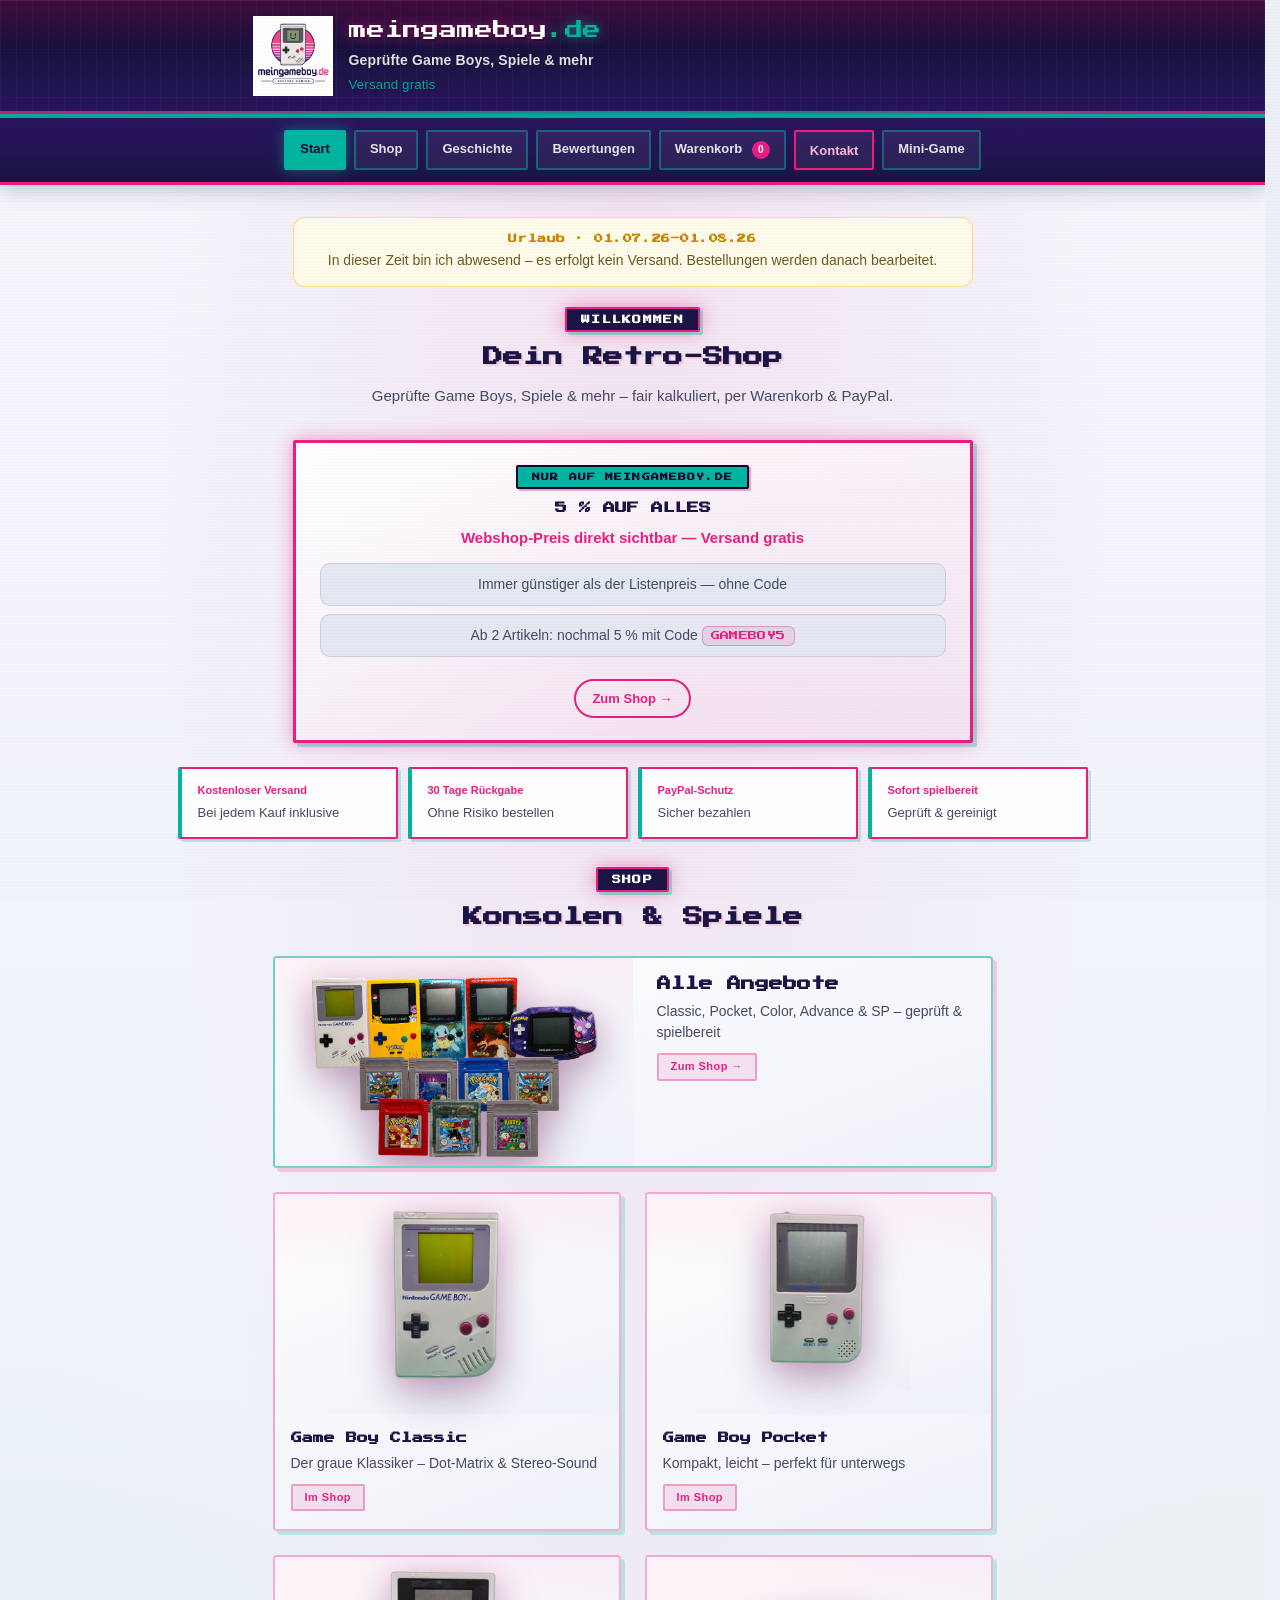
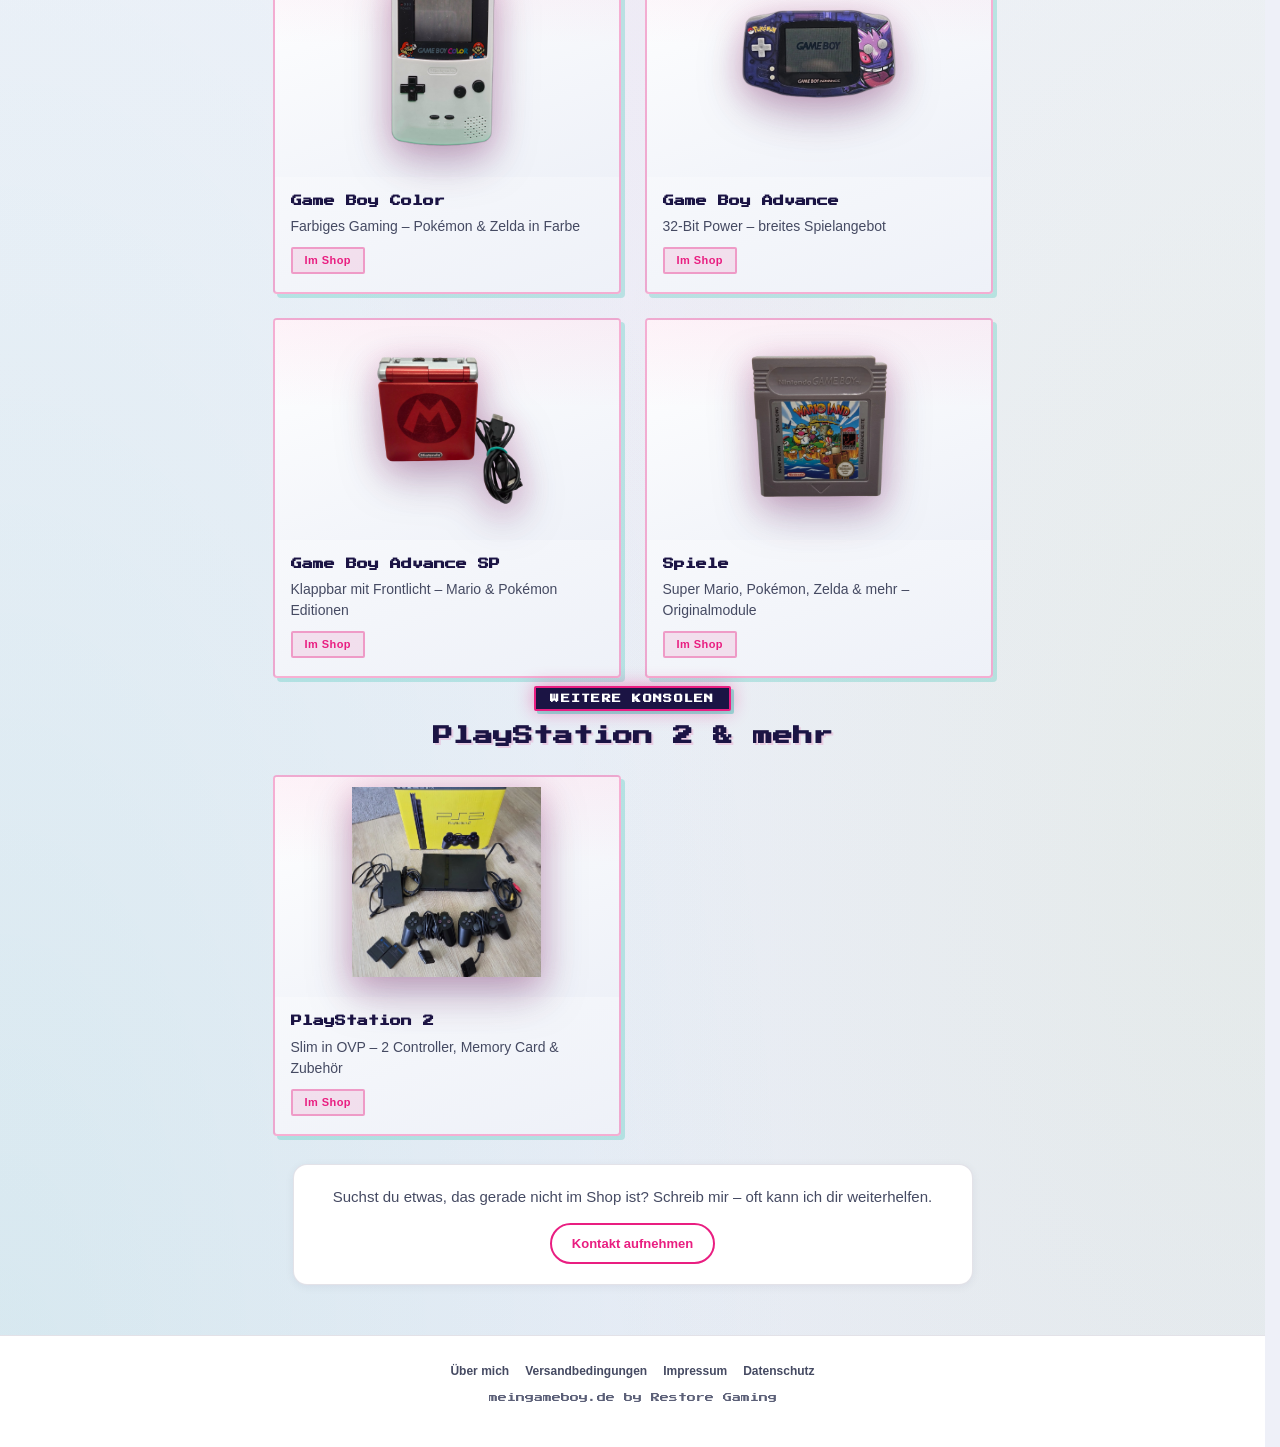
<file: index.html>
﻿<!DOCTYPE html>
<html lang="de">
<head>
<meta charset="UTF-8">
<meta name="viewport" content="width=device-width, initial-scale=1.0">
<meta name="description" content="Game Boy kaufen bei meingameboy.de – geprüfte Classic, Pocket, Color, Advance &amp; SP plus Original-Spiele. Versand gratis, PayPal, 30 Tage Rückgabe.">
<meta name="robots" content="index, follow">
<link rel="canonical" href="https://meingameboy.de/">
<meta property="og:type" content="website">
<meta property="og:site_name" content="meingameboy.de">
<meta property="og:url" content="https://meingameboy.de/">
<meta property="og:title" content="Game Boy kaufen – geprüft &amp; spielbereit | meingameboy.de">
<meta property="og:description" content="Geprüfte Game Boys, Spiele &amp; mehr – Versand gratis, fair kalkuliert, sicher per PayPal.">
<meta property="og:image" content="https://meingameboy.de/assets/logo.png">
<meta property="og:locale" content="de_DE">
<link rel="icon" href="assets/logo.png" type="image/png">
<title>Game Boy kaufen – geprüft &amp; spielbereit | meingameboy.de</title>
<link rel="stylesheet" href="assets/site.css?v=20260657">
<script type="application/ld+json">
{
  "@context": "https://schema.org",
  "@type": "Store",
  "name": "meingameboy.de",
  "url": "https://meingameboy.de/",
  "image": "https://meingameboy.de/assets/logo.png",
  "description": "Online-Shop für geprüfte Game Boys und Original-Spiele – Classic, Pocket, Color, Advance und SP.",
  "areaServed": "DE",
  "inLanguage": "de"
}
</script>
<style>
.kategorie-auswahl{
  display:grid;
  grid-template-columns:repeat(2,1fr);
  gap:24px;
  max-width:720px;
  margin:0 auto;
  align-items:start;
}

.kategorie-karte{
  display:flex;
  flex-direction:column;
  align-items:stretch;
  text-decoration:none;
  color:inherit;
  background:linear-gradient(160deg,#ffffff,#eef1f8);
  border:2px solid rgba(233,30,129,.35);
  border-radius:4px;
  overflow:hidden;
  transition:.25s ease;
  box-shadow:4px 4px 0 rgba(0,180,160,.22);
}

.kategorie-karte:hover{
  transform:translate(-2px,-2px);
  border-color:#E91E81;
  box-shadow:6px 6px 0 rgba(233,30,129,.35), 0 0 20px rgba(0,180,160,.2);
}

.kategorie-karte-body{
  padding:16px 16px 18px;
  flex:1;
  display:flex;
  flex-direction:column;
  align-items:flex-start;
  justify-content:flex-start;
}

.kategorie-karte h3{
  margin:0 0 6px;
  font-family:'Press Start 2P',monospace;
  font-size:11px;
  color:#1B1444;
  line-height:1.55;
}

.kategorie-karte p{
  margin:0 0 10px;
  font-size:14px;
  line-height:1.5;
  color:#454a62;
}

.kategorie-karte .count{
  display:inline-block;
  padding:5px 12px;
  border-radius:2px;
  background:rgba(233,30,129,.1);
  border:2px solid rgba(233,30,129,.35);
  color:#E91E81;
  font-size:11px;
  font-weight:bold;
  font-family:Arial,sans-serif;
  letter-spacing:.04em;
  line-height:1.2;
  white-space:nowrap;
}

.kategorie-karte.kategorie-alle{
  grid-column:1 / -1;
  align-self:start;
  align-items:flex-start;
  border-color:rgba(0,180,160,.55);
  box-shadow:4px 4px 0 rgba(233,30,129,.2);
}

.kategorie-karte.kategorie-alle .kategorie-karte-body{
  flex:0 1 auto;
}

.kategorie-karte.kategorie-alle .kategorie-bild--float{
  padding-top:8px;
  height:auto;
  min-height:0;
  align-items:flex-start;
  align-content:flex-start;
}

.kategorie-karte.kategorie-alle .kategorie-bild--float img{
  max-width:95% !important;
  height:auto !important;
  max-height:200px !important;
  object-position:top center !important;
  transform-origin:top center;
  animation:produktSchwebenOben 5s ease-in-out infinite;
}

@media(min-width:601px){
  .kategorie-karte.kategorie-alle{
    flex-direction:row;
    align-items:flex-start;
  }
  .kategorie-karte.kategorie-alle .kategorie-bild--float{
    width:50%;
    flex-shrink:0;
    align-self:flex-start;
  }
  .kategorie-karte.kategorie-alle .kategorie-karte-body{
    width:50%;
    flex:0 0 auto;
    align-self:flex-start;
    padding:16px 24px 18px;
    display:flex;
    flex-direction:column;
    justify-content:flex-start;
    align-items:flex-start;
  }
  .kategorie-karte.kategorie-alle h3{font-size:14px}
}

@media(max-width:600px){
  .kategorie-auswahl{grid-template-columns:1fr;gap:18px}
  .kategorie-karte:hover{transform:none;box-shadow:4px 4px 0 rgba(0,180,160,.22)}
  .kategorie-karte.kategorie-alle .kategorie-bild--float img{
    max-height:180px !important;
  }
}

.kategorie-bild--float{
  height:220px;
  display:flex;
  align-items:flex-start;
  justify-content:center;
  padding-top:10px;
  background:
    linear-gradient(180deg, rgba(233,30,129,.06), transparent 40%),
    linear-gradient(160deg,#ffffff,#eef1f8);
  overflow:visible;
}

.kategorie-bild--float img{
  width:auto !important;
  max-width:90% !important;
  height:190px !important;
  object-fit:contain !important;
  object-position:top center !important;
  background:transparent !important;
  padding:0 !important;
  filter:
    drop-shadow(0 16px 22px rgba(27,20,68,.28))
    drop-shadow(0 6px 14px rgba(233,30,129,.22));
  animation:produktSchweben 5s ease-in-out infinite;
}

@keyframes produktSchweben{
  0%,100%{transform:translateY(0)}
  50%{transform:translateY(-12px)}
}

@keyframes produktSchwebenOben{
  0%,100%{transform:translateY(0)}
  50%{transform:translateY(-10px)}
}
</style>
</head>
<body data-page="start">

<header>
  <div class="site-brand">
    <a class="site-logo" href="index.html" aria-label="meingameboy.de Startseite"><img src="assets/logo.png" alt="meingameboy.de – Game Boy Shop" width="280" height="280"></a>
    <div class="site-brand-text">
      <p class="site-title"><a href="index.html">meingameboy<span class="site-domain">.de</span></a></p>
      <p class="tagline">Geprüfte Game Boys, Spiele &amp; mehr<span class="tagline-zweite">Versand gratis</span></p>
    </div>
  </div>
</header>

<div class="container">

<div class="site-hinweis-urlaub" role="status">
  <strong>Urlaub · 01.07.26–01.08.26</strong>
  In dieser Zeit bin ich abwesend – es erfolgt kein Versand. Bestellungen werden danach bearbeitet.
</div>

<div class="page-hero">
  <p class="section-label">Willkommen</p>
  <h2 class="section-title">Dein Retro-Shop</h2>
  <p class="section-intro">Geprüfte Game Boys, Spiele &amp; mehr – fair kalkuliert, per Warenkorb &amp; PayPal.</p>
</div>

<div class="aktions-banner">
  <span class="aktions-tag">NUR AUF MEINGAMEBOY.DE</span>
  <strong class="aktions-headline">5&nbsp;% AUF ALLES</strong>
  <p class="aktions-lead">Webshop-Preis direkt sichtbar — Versand gratis</p>
  <div class="aktions-details">
    <p>Immer günstiger als der Listenpreis — ohne Code</p>
    <p>Ab 2 Artikeln: nochmal 5&nbsp;% mit Code <span class="aktions-code">GAMEBOY5</span></p>
  </div>
  <a class="button aktions-cta" href="shop.html">Zum Shop →</a>
</div>

<div class="perks">
  <div class="perk"><strong>Kostenloser Versand</strong><span class="perk-detail">Bei jedem Kauf inklusive</span></div>
  <div class="perk"><strong>30 Tage Rückgabe</strong><span class="perk-detail">Ohne Risiko bestellen</span></div>
  <div class="perk"><strong>PayPal-Schutz</strong><span class="perk-detail">Sicher bezahlen</span></div>
  <div class="perk"><strong>Sofort spielbereit</strong><span class="perk-detail">Geprüft &amp; gereinigt</span></div>
</div>

<div class="page-hero" style="margin-bottom:24px">
  <p class="section-label">Shop</p>
  <h2 class="section-title">Konsolen &amp; Spiele</h2>
</div>

<div class="kategorie-auswahl">
  <a href="shop.html" class="kategorie-karte kategorie-alle">
    <div class="kategorie-bild--float"><img src="assets/products/float/All-float.png" alt="Alle Angebote"></div>
    <div class="kategorie-karte-body">
      <h3>Alle Angebote</h3>
      <p>Classic, Pocket, Color, Advance &amp; SP – geprüft &amp; spielbereit</p>
      <span class="count">Zum Shop →</span>
    </div>
  </a>
  <a href="shop.html?kategorie=classic" class="kategorie-karte">
    <div class="kategorie-bild--float"><img src="assets/products/Gameboy/classic-float.png" alt="Game Boy Classic"></div>
    <div class="kategorie-karte-body">
      <h3>Game Boy Classic</h3>
      <p>Der graue Klassiker – Dot-Matrix &amp; Stereo-Sound</p>
      <span class="count">Im Shop</span>
    </div>
  </a>
  <a href="shop.html?kategorie=pocket" class="kategorie-karte">
    <div class="kategorie-bild--float"><img src="assets/products/Gameboy/pocket-classic-float.png" alt="Game Boy Pocket"></div>
    <div class="kategorie-karte-body">
      <h3>Game Boy Pocket</h3>
      <p>Kompakt, leicht – perfekt für unterwegs</p>
      <span class="count">Im Shop</span>
    </div>
  </a>
  <a href="shop.html?kategorie=color" class="kategorie-karte">
    <div class="kategorie-bild--float"><img src="assets/products/Gameboy/color-mario-float.png" alt="Game Boy Color"></div>
    <div class="kategorie-karte-body">
      <h3>Game Boy Color</h3>
      <p>Farbiges Gaming – Pokémon &amp; Zelda in Farbe</p>
      <span class="count">Im Shop</span>
    </div>
  </a>
  <a href="shop.html?kategorie=gba" class="kategorie-karte">
    <div class="kategorie-bild--float"><img src="assets/products/Gameboy/gba-gengar-float.png" alt="Game Boy Advance"></div>
    <div class="kategorie-karte-body">
      <h3>Game Boy Advance</h3>
      <p>32-Bit Power – breites Spielangebot</p>
      <span class="count">Im Shop</span>
    </div>
  </a>
  <a href="shop.html?kategorie=gbasp" class="kategorie-karte">
    <div class="kategorie-bild--float"><img src="assets/products/Gameboy/GBASP_mario_float.png" alt="Game Boy Advance SP"></div>
    <div class="kategorie-karte-body">
      <h3>Game Boy Advance SP</h3>
      <p>Klappbar mit Frontlicht – Mario &amp; Pokémon Editionen</p>
      <span class="count">Im Shop</span>
    </div>
  </a>
  <a href="shop.html?kategorie=spiele" class="kategorie-karte">
    <div class="kategorie-bild--float"><img src="assets/products/float/SM3_Z4-float.png" alt="Game Boy Spiele"></div>
    <div class="kategorie-karte-body">
      <h3>Spiele</h3>
      <p>Super Mario, Pokémon, Zelda &amp; mehr – Originalmodule</p>
      <span class="count">Im Shop</span>
    </div>
  </a>
</div>

<div class="page-hero" style="margin-top:8px;margin-bottom:24px">
  <p class="section-label">Weitere Konsolen</p>
  <h2 class="section-title">PlayStation 2 &amp; mehr</h2>
</div>

<div class="kategorie-auswahl">
  <a href="shop.html?kategorie=weitere" class="kategorie-karte">
    <div class="kategorie-bild--float"><img src="assets/products/Weitere/PS2_SLIM_OVP.jpeg" alt="PlayStation 2 Slim"></div>
    <div class="kategorie-karte-body">
      <h3>PlayStation 2</h3>
      <p>Slim in OVP – 2 Controller, Memory Card &amp; Zubehör</p>
      <span class="count">Im Shop</span>
    </div>
  </a>
</div>

<div class="site-hinweis-kontakt">
  <p>Suchst du etwas, das gerade nicht im Shop ist? Schreib mir – oft kann ich dir weiterhelfen.</p>
  <button type="button" class="button" data-kontakt-open>Kontakt aufnehmen</button>
</div>

</div>

<footer></footer>

<script src="assets/preise.js?v=20260649"></script>
<script src="assets/site.js?v=20260650"></script>
<script src="assets/cart.js?v=20260649"></script>
</body>
</html>
</file>
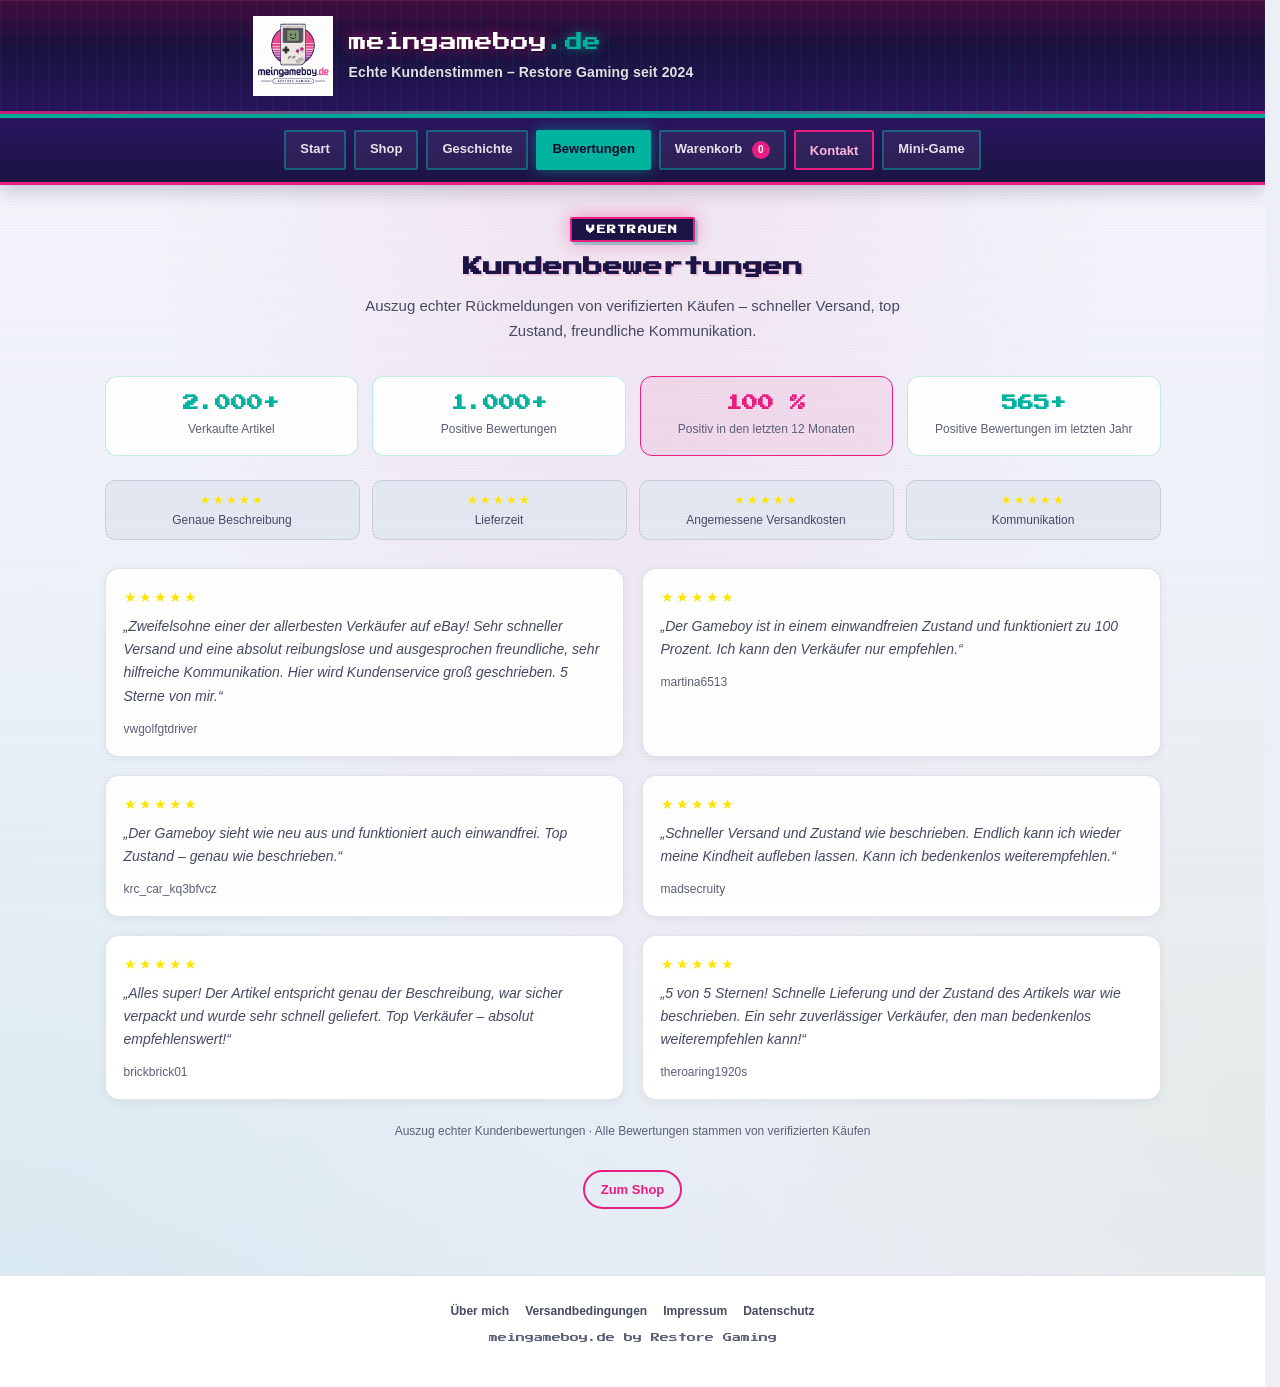
<file: bewertungen.html>
<!DOCTYPE html>
<html lang="de">
<head>
<meta charset="UTF-8">
<meta name="viewport" content="width=device-width, initial-scale=1.0">
<title>Kundenbewertungen – meingameboy.de</title>
<link rel="stylesheet" href="assets/site.css?v=20260657">
</head>
<body data-page="bewertungen">

<header>
  <div class="site-brand">
    <a class="site-logo" href="index.html" aria-label="meingameboy.de Startseite"><img src="assets/logo.png" alt="" width="280" height="280"></a>
    <div class="site-brand-text">
      <p class="site-title"><a href="index.html">meingameboy<span class="site-domain">.de</span></a></p>
      <p class="tagline">Echte Kundenstimmen – Restore Gaming seit 2024</p>
    </div>
  </div>
</header>

<div class="container">

<div class="page-hero">
  <p class="section-label">Vertrauen</p>
  <h2 class="section-title">Kundenbewertungen</h2>
  <p class="section-intro">Auszug echter Rückmeldungen von verifizierten Käufen – schneller Versand, top Zustand, freundliche Kommunikation.</p>
</div>

<section class="bewertungen">

<div class="bewertungen-stats">
  <div class="bewertung-stat"><strong>2.000+</strong><span>Verkaufte Artikel</span></div>
  <div class="bewertung-stat"><strong>1.000+</strong><span>Positive Bewertungen</span></div>
  <div class="bewertung-stat highlight"><strong>100&nbsp;%</strong><span>Positiv in den letzten 12 Monaten</span></div>
  <div class="bewertung-stat"><strong>565+</strong><span>Positive Bewertungen im letzten Jahr</span></div>
</div>

<div class="bewertungen-details">
  <div class="bewertung-detail"><span class="stars">★★★★★</span>Genaue Beschreibung</div>
  <div class="bewertung-detail"><span class="stars">★★★★★</span>Lieferzeit</div>
  <div class="bewertung-detail"><span class="stars">★★★★★</span>Angemessene Versandkosten</div>
  <div class="bewertung-detail"><span class="stars">★★★★★</span>Kommunikation</div>
</div>

<div class="bewertungen-grid">

  <blockquote class="bewertung-karte">
    <div class="stars">★★★★★</div>
    <p class="bewertung-text">„Zweifelsohne einer der allerbesten Verkäufer auf eBay! Sehr schneller Versand und eine absolut reibungslose und ausgesprochen freundliche, sehr hilfreiche Kommunikation. Hier wird Kundenservice groß geschrieben. 5 Sterne von mir.“</p>
    <div class="bewertung-meta"><span class="bewertung-user">vwgolfgtdriver</span></div>
  </blockquote>

  <blockquote class="bewertung-karte">
    <div class="stars">★★★★★</div>
    <p class="bewertung-text">„Der Gameboy ist in einem einwandfreien Zustand und funktioniert zu 100 Prozent. Ich kann den Verkäufer nur empfehlen.“</p>
    <div class="bewertung-meta"><span class="bewertung-user">martina6513</span></div>
  </blockquote>

  <blockquote class="bewertung-karte">
    <div class="stars">★★★★★</div>
    <p class="bewertung-text">„Der Gameboy sieht wie neu aus und funktioniert auch einwandfrei. Top Zustand – genau wie beschrieben.“</p>
    <div class="bewertung-meta"><span class="bewertung-user">krc_car_kq3bfvcz</span></div>
  </blockquote>

  <blockquote class="bewertung-karte">
    <div class="stars">★★★★★</div>
    <p class="bewertung-text">„Schneller Versand und Zustand wie beschrieben. Endlich kann ich wieder meine Kindheit aufleben lassen. Kann ich bedenkenlos weiterempfehlen.“</p>
    <div class="bewertung-meta"><span class="bewertung-user">madsecruity</span></div>
  </blockquote>

  <blockquote class="bewertung-karte">
    <div class="stars">★★★★★</div>
    <p class="bewertung-text">„Alles super! Der Artikel entspricht genau der Beschreibung, war sicher verpackt und wurde sehr schnell geliefert. Top Verkäufer – absolut empfehlenswert!“</p>
    <div class="bewertung-meta"><span class="bewertung-user">brickbrick01</span></div>
  </blockquote>

  <blockquote class="bewertung-karte">
    <div class="stars">★★★★★</div>
    <p class="bewertung-text">„5 von 5 Sternen! Schnelle Lieferung und der Zustand des Artikels war wie beschrieben. Ein sehr zuverlässiger Verkäufer, den man bedenkenlos weiterempfehlen kann!“</p>
    <div class="bewertung-meta"><span class="bewertung-user">theroaring1920s</span></div>
  </blockquote>

</div>
<p class="bewertungen-hinweis">Auszug echter Kundenbewertungen · Alle Bewertungen stammen von verifizierten Käufen</p>
</section>

<p style="text-align:center;margin-top:32px">
  <a class="button" href="shop.html">Zum Shop</a>
</p>

</div>

<footer></footer>

<script src="assets/preise.js?v=20260646"></script>
<script src="assets/site.js?v=20260646"></script>
<script src="assets/cart.js?v=20260646"></script>
</body>
</html>
</file>
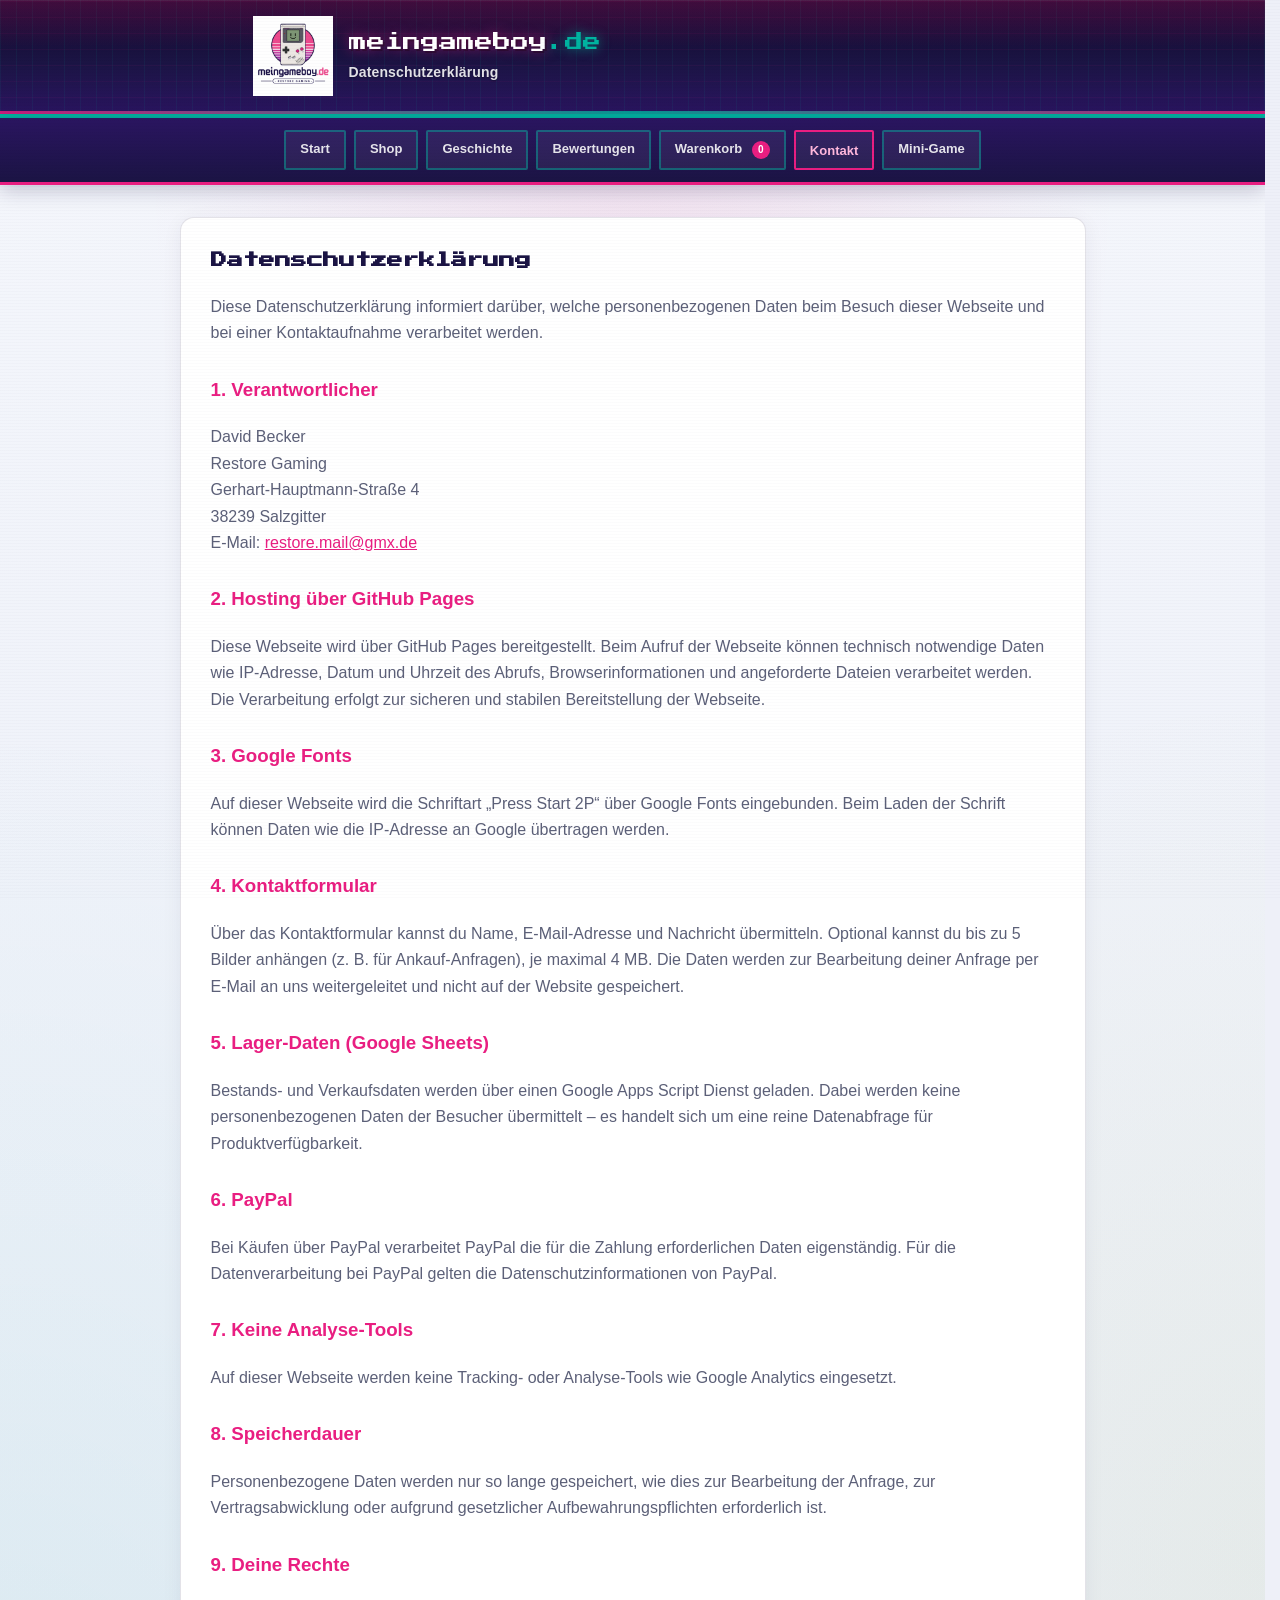
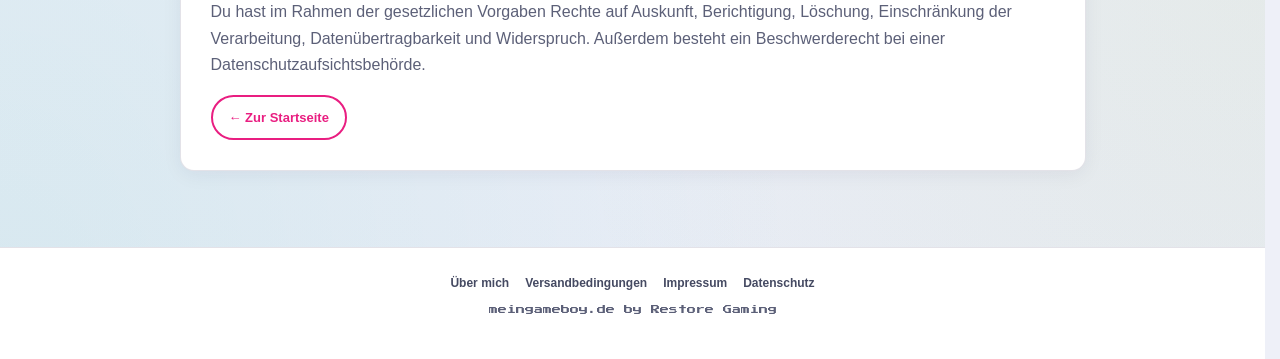
<file: datenschutz.html>
<!DOCTYPE html>
<html lang="de">
<head>
<meta charset="UTF-8">
<meta name="viewport" content="width=device-width, initial-scale=1.0">
<title>Datenschutz – meingameboy.de</title>
<link rel="stylesheet" href="assets/site.css?v=20260657">
<style>
.container{max-width:950px}
.box{background:#fff;border:1px solid rgba(27,20,68,.12);border-radius:14px;padding:30px;box-shadow:0 4px 20px rgba(27,20,68,.06);margin-bottom:26px;line-height:1.65}
.box h2{color:#1B1444;font-family:'Press Start 2P',monospace;font-size:16px;margin:0 0 22px;line-height:1.5}
.box h3{color:#E91E81;margin-top:28px}
.box a{color:#E91E81}
.box p{color:#5c6078}
</style>
</head>
<body data-page="">

<header>
  <div class="site-brand">
    <a class="site-logo" href="index.html" aria-label="meingameboy.de Startseite"><img src="assets/logo.png" alt="" width="280" height="280"></a>
    <div class="site-brand-text">
      <p class="site-title"><a href="index.html">meingameboy<span class="site-domain">.de</span></a></p>
      <p class="tagline">Datenschutzerklärung</p>
    </div>
  </div>
</header>

<div class="container">

<div class="box">
<h2>Datenschutzerklärung</h2>
<p>Diese Datenschutzerklärung informiert darüber, welche personenbezogenen Daten beim Besuch dieser Webseite und bei einer Kontaktaufnahme verarbeitet werden.</p>

<h3>1. Verantwortlicher</h3>
<p>
David Becker<br>
Restore Gaming<br>
Gerhart-Hauptmann-Straße 4<br>38239 Salzgitter<br>
E-Mail: <a href="#" data-kontakt>restore.mail@gmx.de</a>
</p>

<h3>2. Hosting über GitHub Pages</h3>
<p>Diese Webseite wird über GitHub Pages bereitgestellt. Beim Aufruf der Webseite können technisch notwendige Daten wie IP-Adresse, Datum und Uhrzeit des Abrufs, Browserinformationen und angeforderte Dateien verarbeitet werden. Die Verarbeitung erfolgt zur sicheren und stabilen Bereitstellung der Webseite.</p>

<h3>3. Google Fonts</h3>
<p>Auf dieser Webseite wird die Schriftart „Press Start 2P“ über Google Fonts eingebunden. Beim Laden der Schrift können Daten wie die IP-Adresse an Google übertragen werden.</p>

<h3>4. Kontaktformular</h3>
<p>Über das Kontaktformular kannst du Name, E-Mail-Adresse und Nachricht übermitteln. Optional kannst du bis zu 5 Bilder anhängen (z.&nbsp;B. für Ankauf-Anfragen), je maximal 4&nbsp;MB. Die Daten werden zur Bearbeitung deiner Anfrage per E-Mail an uns weitergeleitet und nicht auf der Website gespeichert.</p>

<h3>5. Lager-Daten (Google Sheets)</h3>
<p>Bestands- und Verkaufsdaten werden über einen Google Apps Script Dienst geladen. Dabei werden keine personenbezogenen Daten der Besucher übermittelt – es handelt sich um eine reine Datenabfrage für Produktverfügbarkeit.</p>

<h3>6. PayPal</h3>
<p>Bei Käufen über PayPal verarbeitet PayPal die für die Zahlung erforderlichen Daten eigenständig. Für die Datenverarbeitung bei PayPal gelten die Datenschutzinformationen von PayPal.</p>

<h3>7. Keine Analyse-Tools</h3>
<p>Auf dieser Webseite werden keine Tracking- oder Analyse-Tools wie Google Analytics eingesetzt.</p>

<h3>8. Speicherdauer</h3>
<p>Personenbezogene Daten werden nur so lange gespeichert, wie dies zur Bearbeitung der Anfrage, zur Vertragsabwicklung oder aufgrund gesetzlicher Aufbewahrungspflichten erforderlich ist.</p>

<h3>9. Deine Rechte</h3>
<p>Du hast im Rahmen der gesetzlichen Vorgaben Rechte auf Auskunft, Berichtigung, Löschung, Einschränkung der Verarbeitung, Datenübertragbarkeit und Widerspruch. Außerdem besteht ein Beschwerderecht bei einer Datenschutzaufsichtsbehörde.</p>

<a class="button" href="index.html">← Zur Startseite</a>
</div>

</div>

<footer></footer>

<script src="assets/preise.js?v=20260646"></script>
<script src="assets/site.js?v=20260646"></script>
<script src="assets/cart.js?v=20260646"></script>
</body>
</html>
</file>
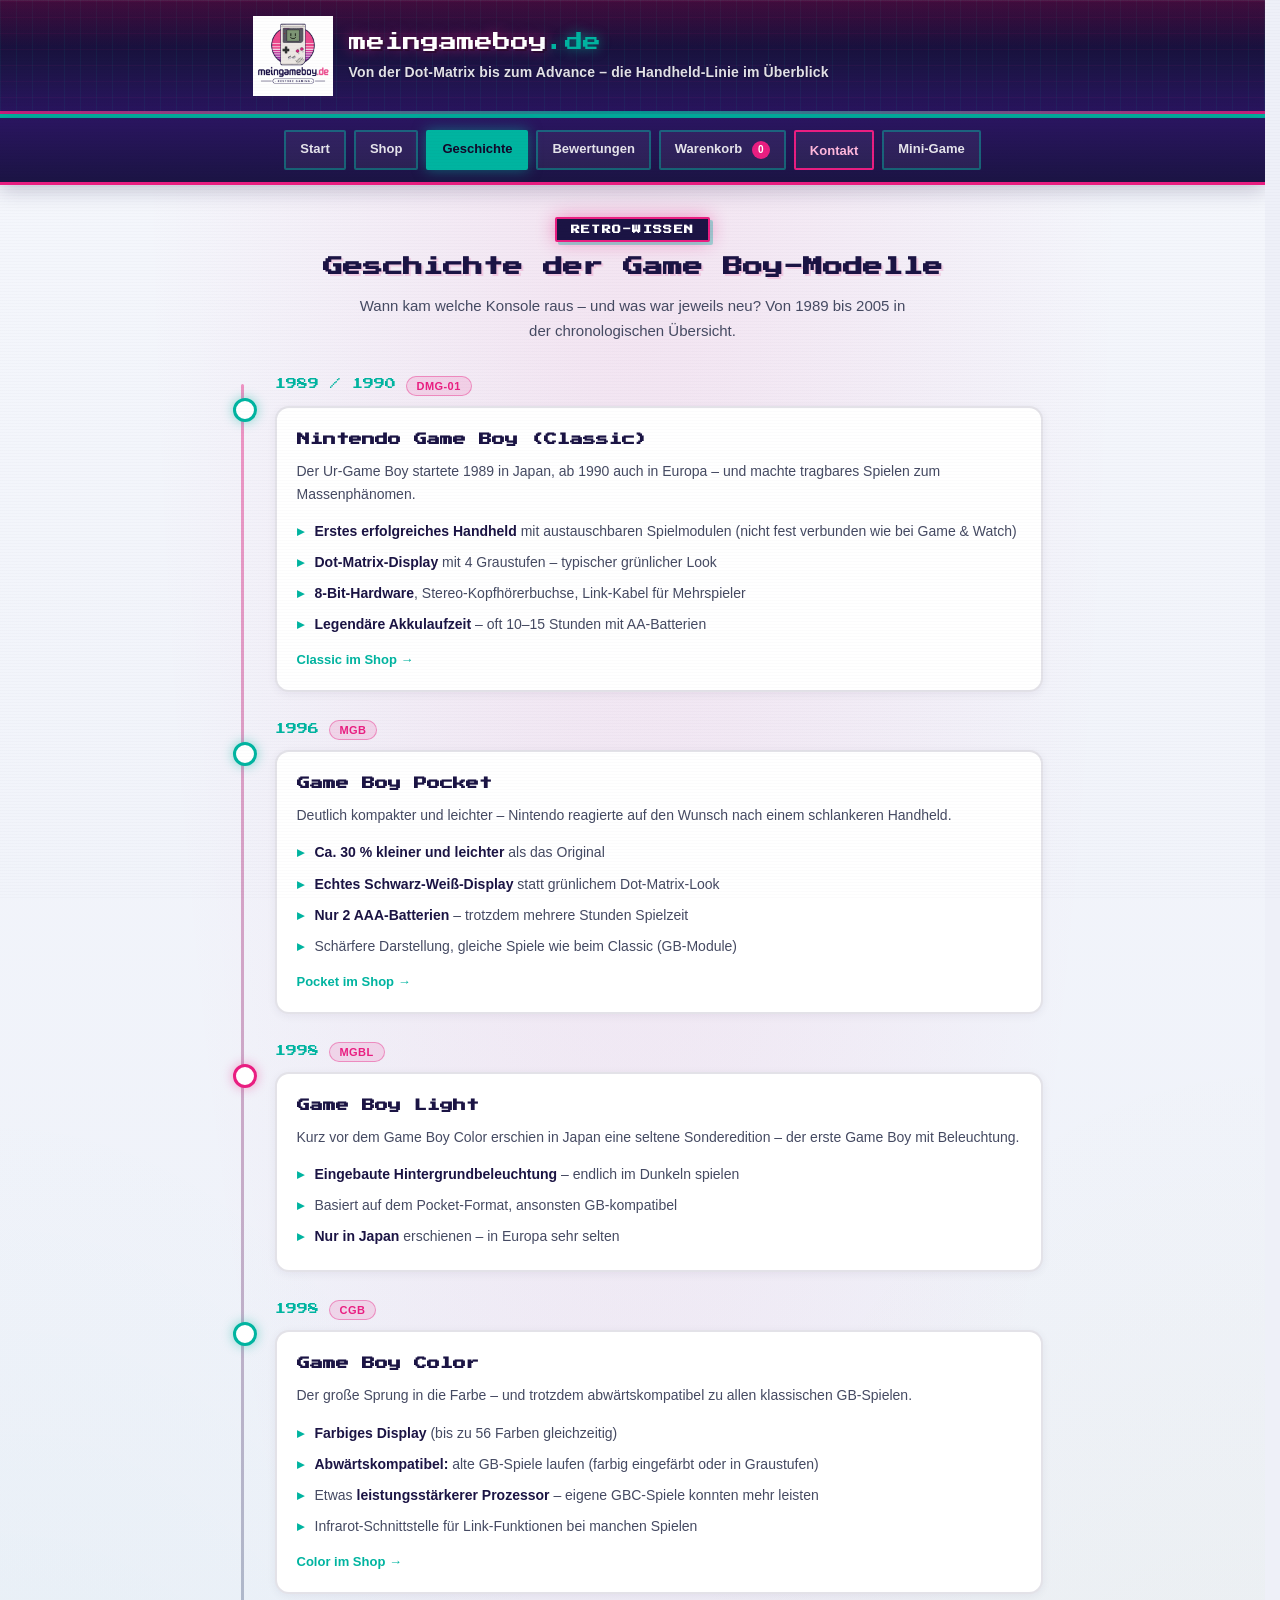
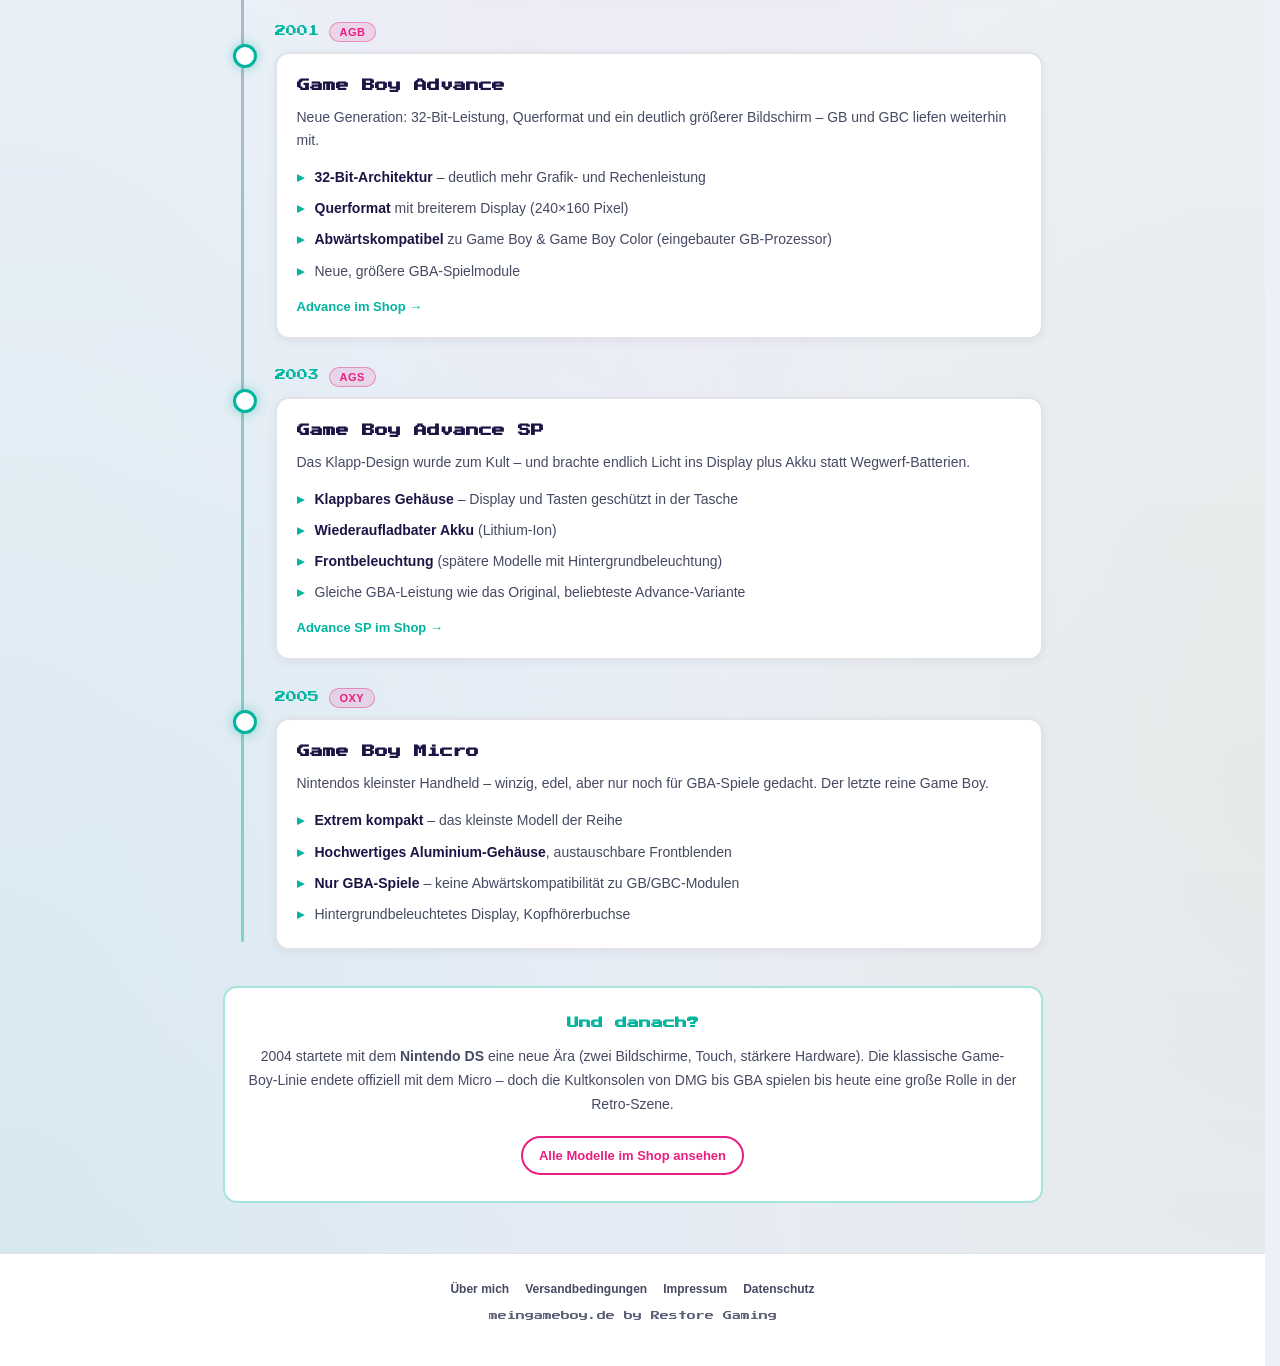
<file: geschichte.html>
<!DOCTYPE html>
<html lang="de">
<head>
<meta charset="UTF-8">
<meta name="viewport" content="width=device-width, initial-scale=1.0">
<title>Game Boy Geschichte – meingameboy.de</title>
<link rel="stylesheet" href="assets/site.css?v=20260657">
</head>
<body data-page="geschichte">

<header>
  <div class="site-brand">
    <a class="site-logo" href="index.html" aria-label="meingameboy.de Startseite"><img src="assets/logo.png" alt="" width="280" height="280"></a>
    <div class="site-brand-text">
      <p class="site-title"><a href="index.html">meingameboy<span class="site-domain">.de</span></a></p>
      <p class="tagline">Von der Dot-Matrix bis zum Advance – die Handheld-Linie im Überblick</p>
    </div>
  </div>
</header>

<div class="container">

<div class="page-hero">
  <p class="section-label">Retro-Wissen</p>
  <h2 class="section-title">Geschichte der Game Boy-Modelle</h2>
  <p class="section-intro">Wann kam welche Konsole raus – und was war jeweils neu? Von 1989 bis 2005 in der chronologischen Übersicht.</p>
</div>

<ol class="geschichte-timeline">

  <li class="geschichte-item">
    <div class="geschichte-meta">
      <span class="geschichte-jahr">1989 / 1990</span>
      <span class="geschichte-modell">DMG-01</span>
    </div>
    <div class="geschichte-karte">
      <h3>Nintendo Game Boy (Classic)</h3>
      <p class="geschichte-intro">Der Ur-Game Boy startete 1989 in Japan, ab 1990 auch in Europa – und machte tragbares Spielen zum Massenphänomen.</p>
      <ul class="geschichte-neu">
        <li><strong>Erstes erfolgreiches Handheld</strong> mit austauschbaren Spielmodulen (nicht fest verbunden wie bei Game &amp; Watch)</li>
        <li><strong>Dot-Matrix-Display</strong> mit 4 Graustufen – typischer grünlicher Look</li>
        <li><strong>8-Bit-Hardware</strong>, Stereo-Kopfhörerbuchse, Link-Kabel für Mehrspieler</li>
        <li><strong>Legendäre Akkulaufzeit</strong> – oft 10–15 Stunden mit AA-Batterien</li>
      </ul>
      <a class="geschichte-shop-link" href="shop.html?kategorie=classic">Classic im Shop →</a>
    </div>
  </li>

  <li class="geschichte-item">
    <div class="geschichte-meta">
      <span class="geschichte-jahr">1996</span>
      <span class="geschichte-modell">MGB</span>
    </div>
    <div class="geschichte-karte">
      <h3>Game Boy Pocket</h3>
      <p class="geschichte-intro">Deutlich kompakter und leichter – Nintendo reagierte auf den Wunsch nach einem schlankeren Handheld.</p>
      <ul class="geschichte-neu">
        <li><strong>Ca. 30&nbsp;% kleiner und leichter</strong> als das Original</li>
        <li><strong>Echtes Schwarz-Weiß-Display</strong> statt grünlichem Dot-Matrix-Look</li>
        <li><strong>Nur 2 AAA-Batterien</strong> – trotzdem mehrere Stunden Spielzeit</li>
        <li>Schärfere Darstellung, gleiche Spiele wie beim Classic (GB-Module)</li>
      </ul>
      <a class="geschichte-shop-link" href="shop.html?kategorie=pocket">Pocket im Shop →</a>
    </div>
  </li>

  <li class="geschichte-item geschichte-item--neben">
    <div class="geschichte-meta">
      <span class="geschichte-jahr">1998</span>
      <span class="geschichte-modell">MGBL</span>
    </div>
    <div class="geschichte-karte">
      <h3>Game Boy Light</h3>
      <p class="geschichte-intro">Kurz vor dem Game Boy Color erschien in Japan eine seltene Sonderedition – der erste Game Boy mit Beleuchtung.</p>
      <ul class="geschichte-neu">
        <li><strong>Eingebaute Hintergrundbeleuchtung</strong> – endlich im Dunkeln spielen</li>
        <li>Basiert auf dem Pocket-Format, ansonsten GB-kompatibel</li>
        <li><strong>Nur in Japan</strong> erschienen – in Europa sehr selten</li>
      </ul>
    </div>
  </li>

  <li class="geschichte-item">
    <div class="geschichte-meta">
      <span class="geschichte-jahr">1998</span>
      <span class="geschichte-modell">CGB</span>
    </div>
    <div class="geschichte-karte">
      <h3>Game Boy Color</h3>
      <p class="geschichte-intro">Der große Sprung in die Farbe – und trotzdem abwärtskompatibel zu allen klassischen GB-Spielen.</p>
      <ul class="geschichte-neu">
        <li><strong>Farbiges Display</strong> (bis zu 56 Farben gleichzeitig)</li>
        <li><strong>Abwärtskompatibel:</strong> alte GB-Spiele laufen (farbig eingefärbt oder in Graustufen)</li>
        <li>Etwas <strong>leistungsstärkerer Prozessor</strong> – eigene GBC-Spiele konnten mehr leisten</li>
        <li>Infrarot-Schnittstelle für Link-Funktionen bei manchen Spielen</li>
      </ul>
      <a class="geschichte-shop-link" href="shop.html?kategorie=color">Color im Shop →</a>
    </div>
  </li>

  <li class="geschichte-item">
    <div class="geschichte-meta">
      <span class="geschichte-jahr">2001</span>
      <span class="geschichte-modell">AGB</span>
    </div>
    <div class="geschichte-karte">
      <h3>Game Boy Advance</h3>
      <p class="geschichte-intro">Neue Generation: 32-Bit-Leistung, Querformat und ein deutlich größerer Bildschirm – GB und GBC liefen weiterhin mit.</p>
      <ul class="geschichte-neu">
        <li><strong>32-Bit-Architektur</strong> – deutlich mehr Grafik- und Rechenleistung</li>
        <li><strong>Querformat</strong> mit breiterem Display (240×160 Pixel)</li>
        <li><strong>Abwärtskompatibel</strong> zu Game Boy &amp; Game Boy Color (eingebauter GB-Prozessor)</li>
        <li>Neue, größere GBA-Spielmodule</li>
      </ul>
      <a class="geschichte-shop-link" href="shop.html?kategorie=gba">Advance im Shop →</a>
    </div>
  </li>

  <li class="geschichte-item">
    <div class="geschichte-meta">
      <span class="geschichte-jahr">2003</span>
      <span class="geschichte-modell">AGS</span>
    </div>
    <div class="geschichte-karte">
      <h3>Game Boy Advance SP</h3>
      <p class="geschichte-intro">Das Klapp-Design wurde zum Kult – und brachte endlich Licht ins Display plus Akku statt Wegwerf-Batterien.</p>
      <ul class="geschichte-neu">
        <li><strong>Klappbares Gehäuse</strong> – Display und Tasten geschützt in der Tasche</li>
        <li><strong>Wiederaufladbater Akku</strong> (Lithium-Ion)</li>
        <li><strong>Frontbeleuchtung</strong> (spätere Modelle mit Hintergrundbeleuchtung)</li>
        <li>Gleiche GBA-Leistung wie das Original, beliebteste Advance-Variante</li>
      </ul>
      <a class="geschichte-shop-link" href="shop.html?kategorie=gbasp">Advance SP im Shop →</a>
    </div>
  </li>

  <li class="geschichte-item">
    <div class="geschichte-meta">
      <span class="geschichte-jahr">2005</span>
      <span class="geschichte-modell">OXY</span>
    </div>
    <div class="geschichte-karte">
      <h3>Game Boy Micro</h3>
      <p class="geschichte-intro">Nintendos kleinster Handheld – winzig, edel, aber nur noch für GBA-Spiele gedacht. Der letzte reine Game Boy.</p>
      <ul class="geschichte-neu">
        <li><strong>Extrem kompakt</strong> – das kleinste Modell der Reihe</li>
        <li><strong>Hochwertiges Aluminium-Gehäuse</strong>, austauschbare Frontblenden</li>
        <li><strong>Nur GBA-Spiele</strong> – keine Abwärtskompatibilität zu GB/GBC-Modulen</li>
        <li>Hintergrundbeleuchtetes Display, Kopfhörerbuchse</li>
      </ul>
    </div>
  </li>

</ol>

<div class="geschichte-abschluss">
  <h3>Und danach?</h3>
  <p>
    2004 startete mit dem <strong>Nintendo DS</strong> eine neue Ära (zwei Bildschirme, Touch, stärkere Hardware).
    Die klassische Game-Boy-Linie endete offiziell mit dem Micro – doch die Kultkonsolen von DMG bis GBA
    spielen bis heute eine große Rolle in der Retro-Szene.
  </p>
  <a class="button" href="shop.html">Alle Modelle im Shop ansehen</a>
</div>

</div>

<footer></footer>

<script src="assets/preise.js?v=20260646"></script>
<script src="assets/site.js?v=20260646"></script>
<script src="assets/cart.js?v=20260646"></script>
</body>
</html>
</file>
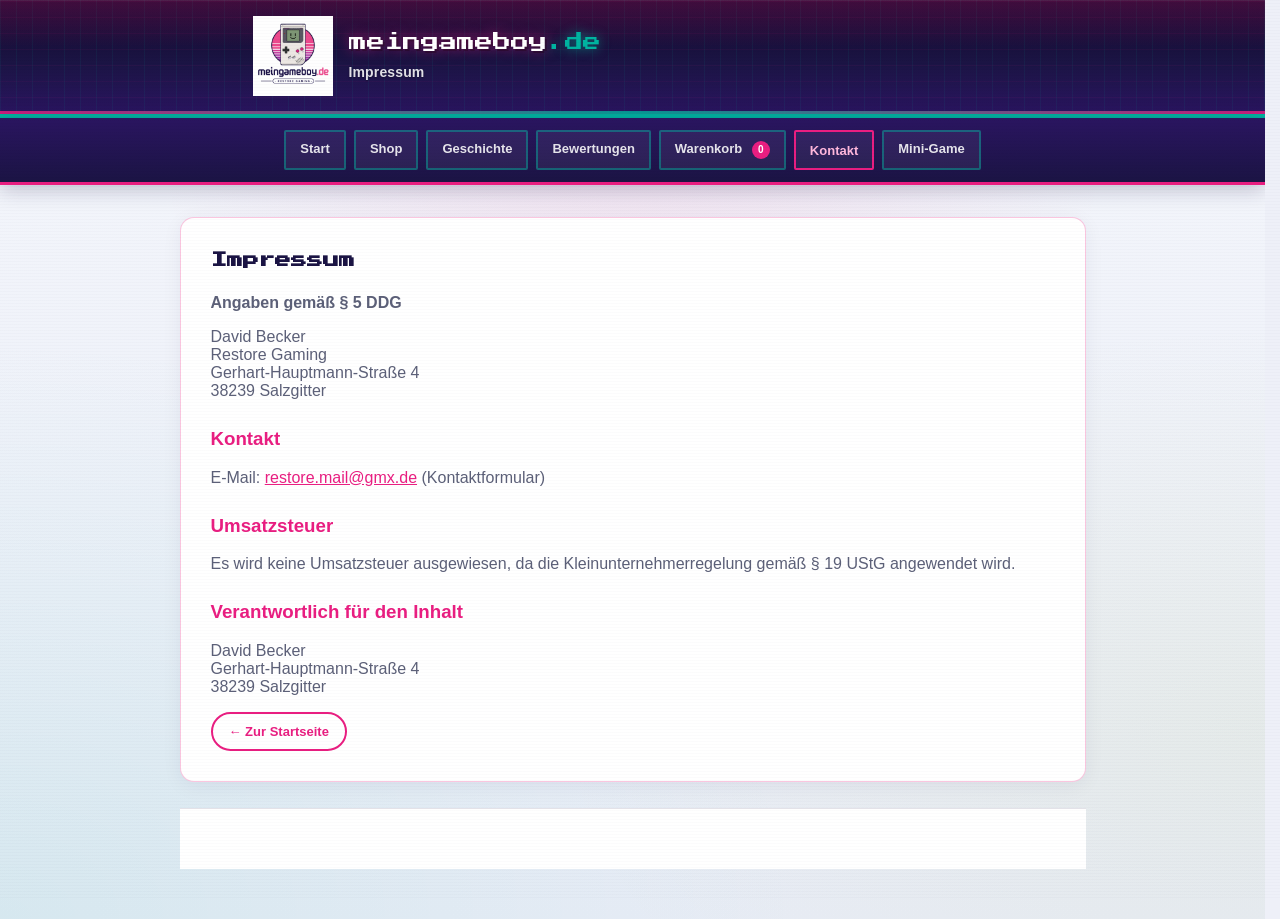
<file: impressum.html>
<!DOCTYPE html>
<html lang="de">
<head>
<meta charset="UTF-8">
<meta name="viewport" content="width=device-width, initial-scale=1.0">
<title>Impressum – meingameboy.de</title>
<link rel="stylesheet" href="assets/site.css?v=20260657">
<style>
.container{max-width:950px}
.box{background:#fff;border:1px solid rgba(27,20,68,.12);border-radius:14px;padding:30px;box-shadow:0 4px 20px rgba(27,20,68,.06);margin-bottom:26px}
.box.pink{border-color:rgba(233,30,129,.25)}
.box h2{color:#1B1444;font-family:'Press Start 2P',monospace;font-size:16px;margin:0 0 22px;line-height:1.5}
.box h3{color:#E91E81;margin-top:28px}
.box a{color:#E91E81}
.box p{color:#5c6078}
</style>
</head>
<body data-page="">

<header>
  <div class="site-brand">
    <a class="site-logo" href="index.html" aria-label="meingameboy.de Startseite"><img src="assets/logo.png" alt="" width="280" height="280"></a>
    <div class="site-brand-text">
      <p class="site-title"><a href="index.html">meingameboy<span class="site-domain">.de</span></a></p>
      <p class="tagline">Impressum</p>
    </div>
  </div>
</header>
<div class="container">

<div class="box pink">
<h2>Impressum</h2>
<p><strong>Angaben gemäß § 5 DDG</strong></p>
<p>
David Becker<br>
Restore Gaming<br>
Gerhart-Hauptmann-Straße 4<br>38239 Salzgitter
</p>

<h3>Kontakt</h3>
<p>E-Mail: <a href="#" data-kontakt>restore.mail@gmx.de</a> (Kontaktformular)</p>

<h3>Umsatzsteuer</h3>
<p>Es wird keine Umsatzsteuer ausgewiesen, da die Kleinunternehmerregelung gemäß § 19 UStG angewendet wird.</p>

<h3>Verantwortlich für den Inhalt</h3>
<p>David Becker<br>Gerhart-Hauptmann-Straße 4<br>38239 Salzgitter</p>


<a class="button" href="index.html">← Zur Startseite</a>
</div>

<footer></footer>

<script src="assets/preise.js?v=20260646"></script>
<script src="assets/site.js?v=20260646"></script>
<script src="assets/cart.js?v=20260646"></script>
</body>
</html>
</file>
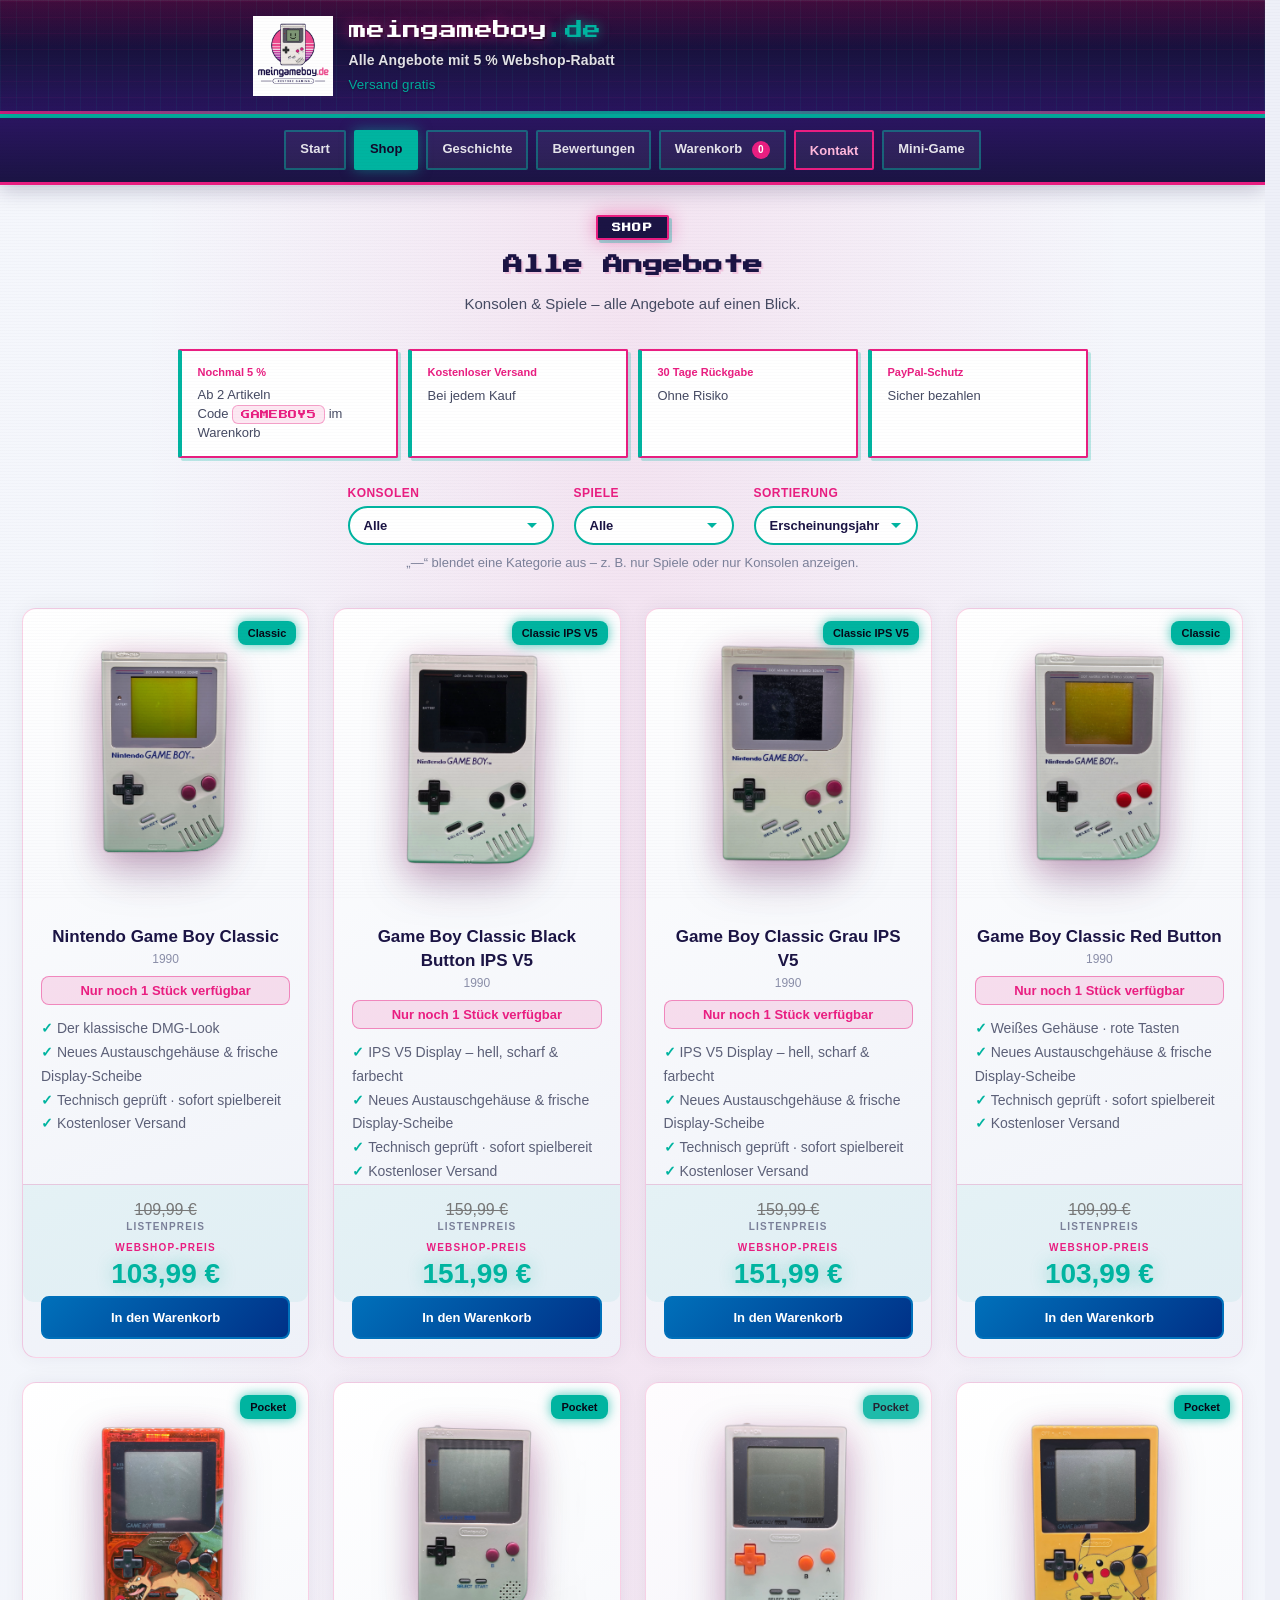
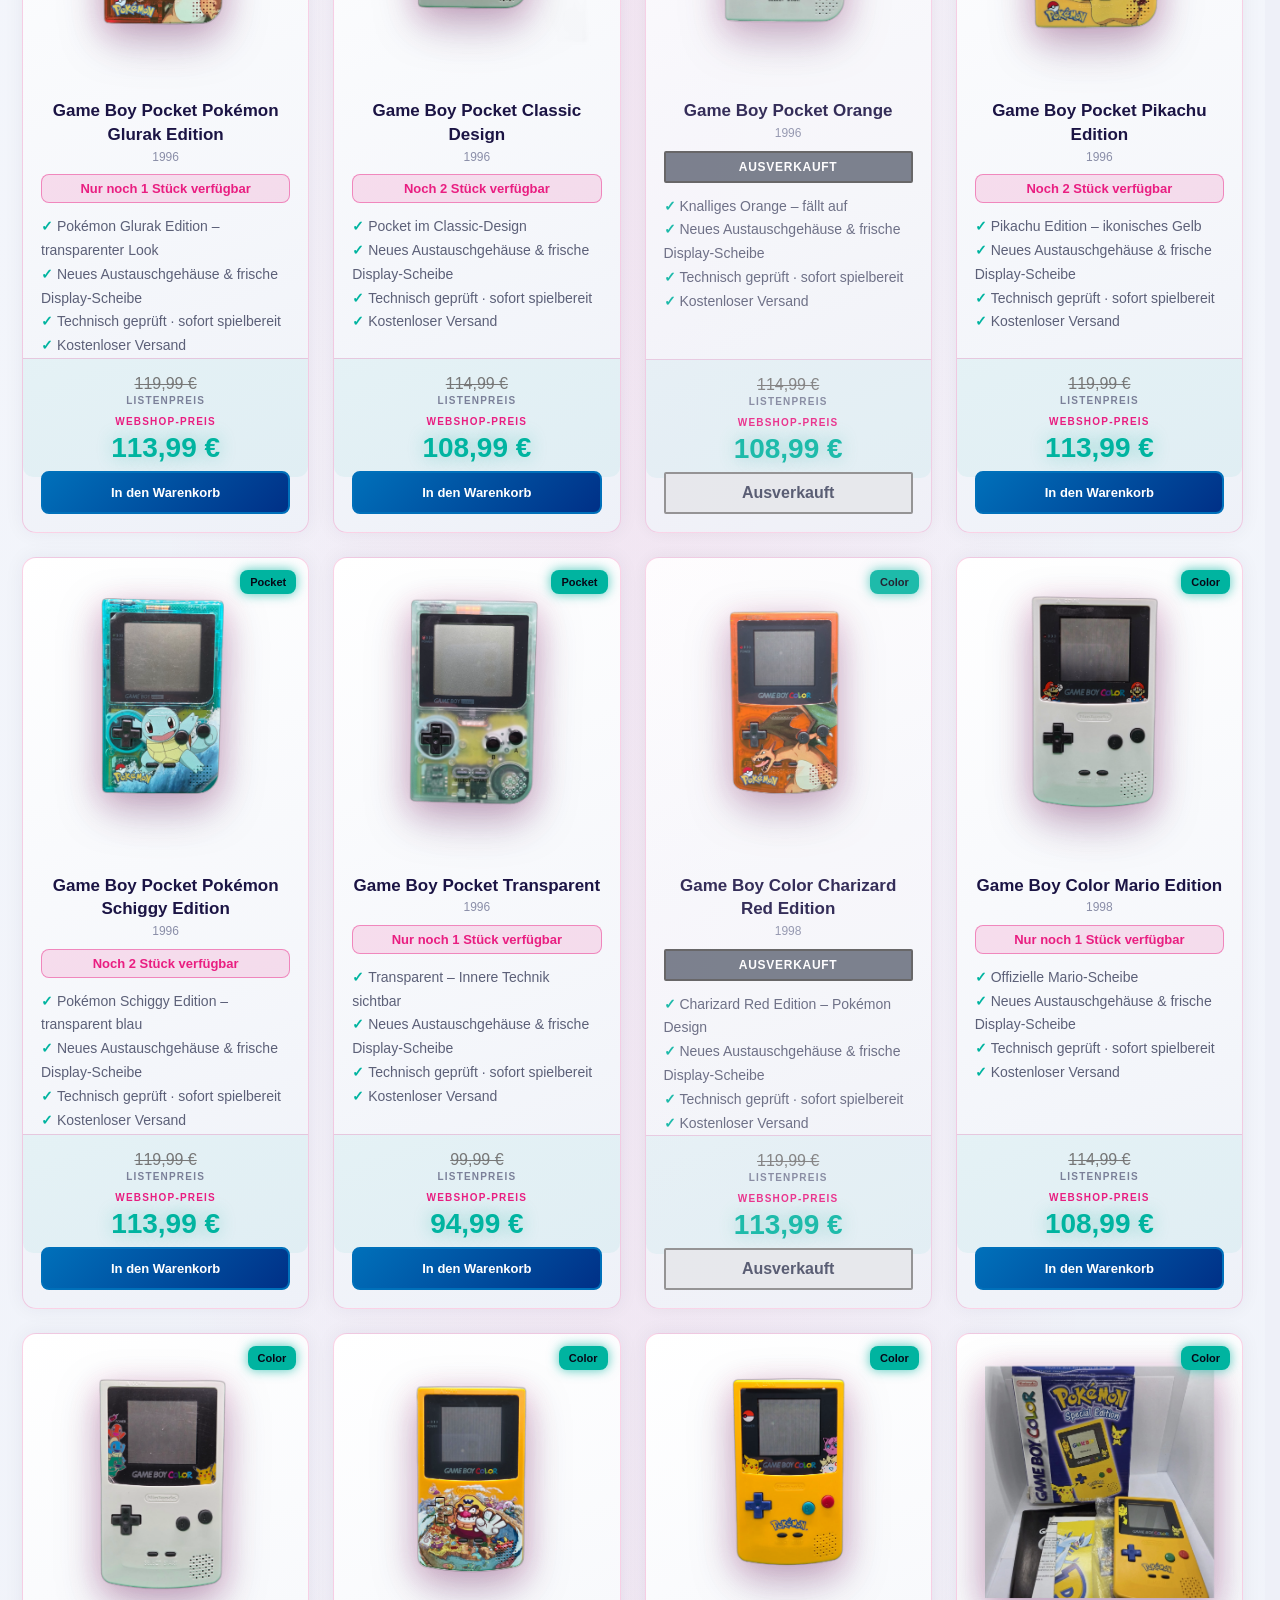
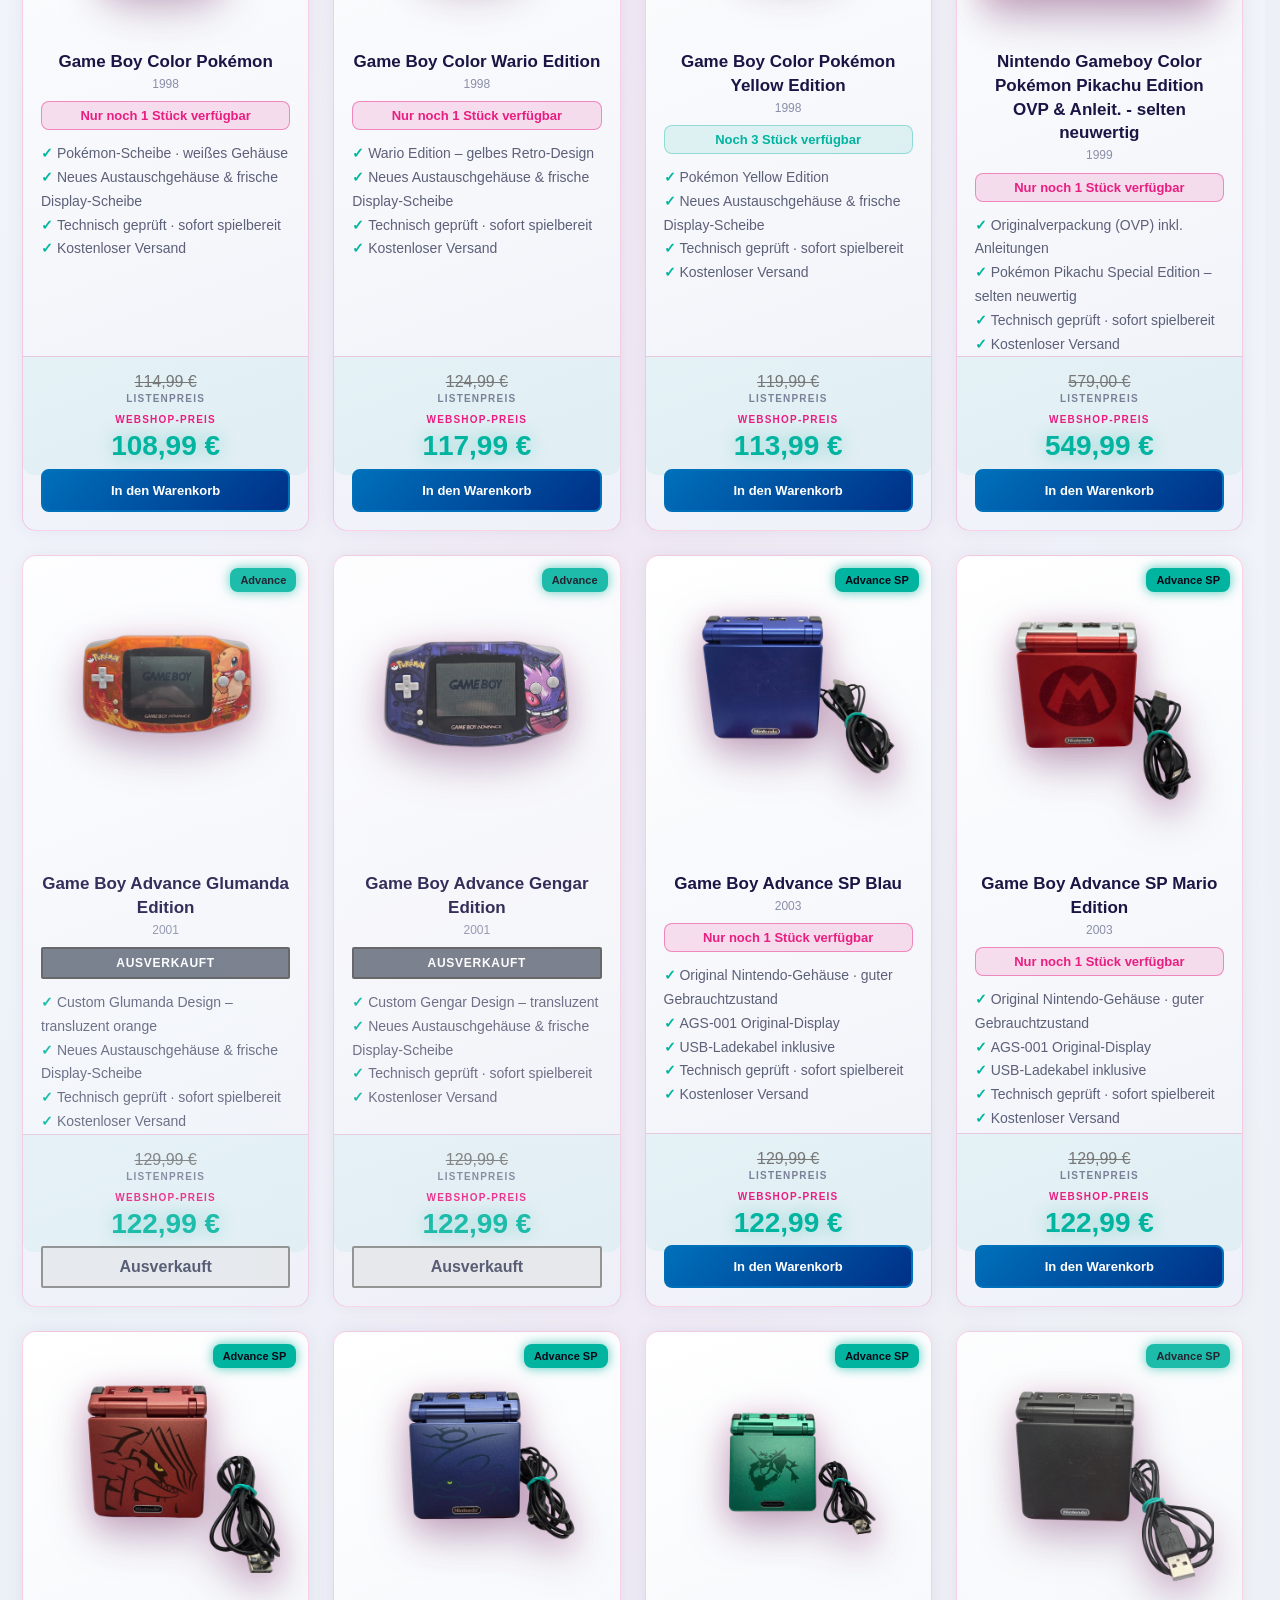
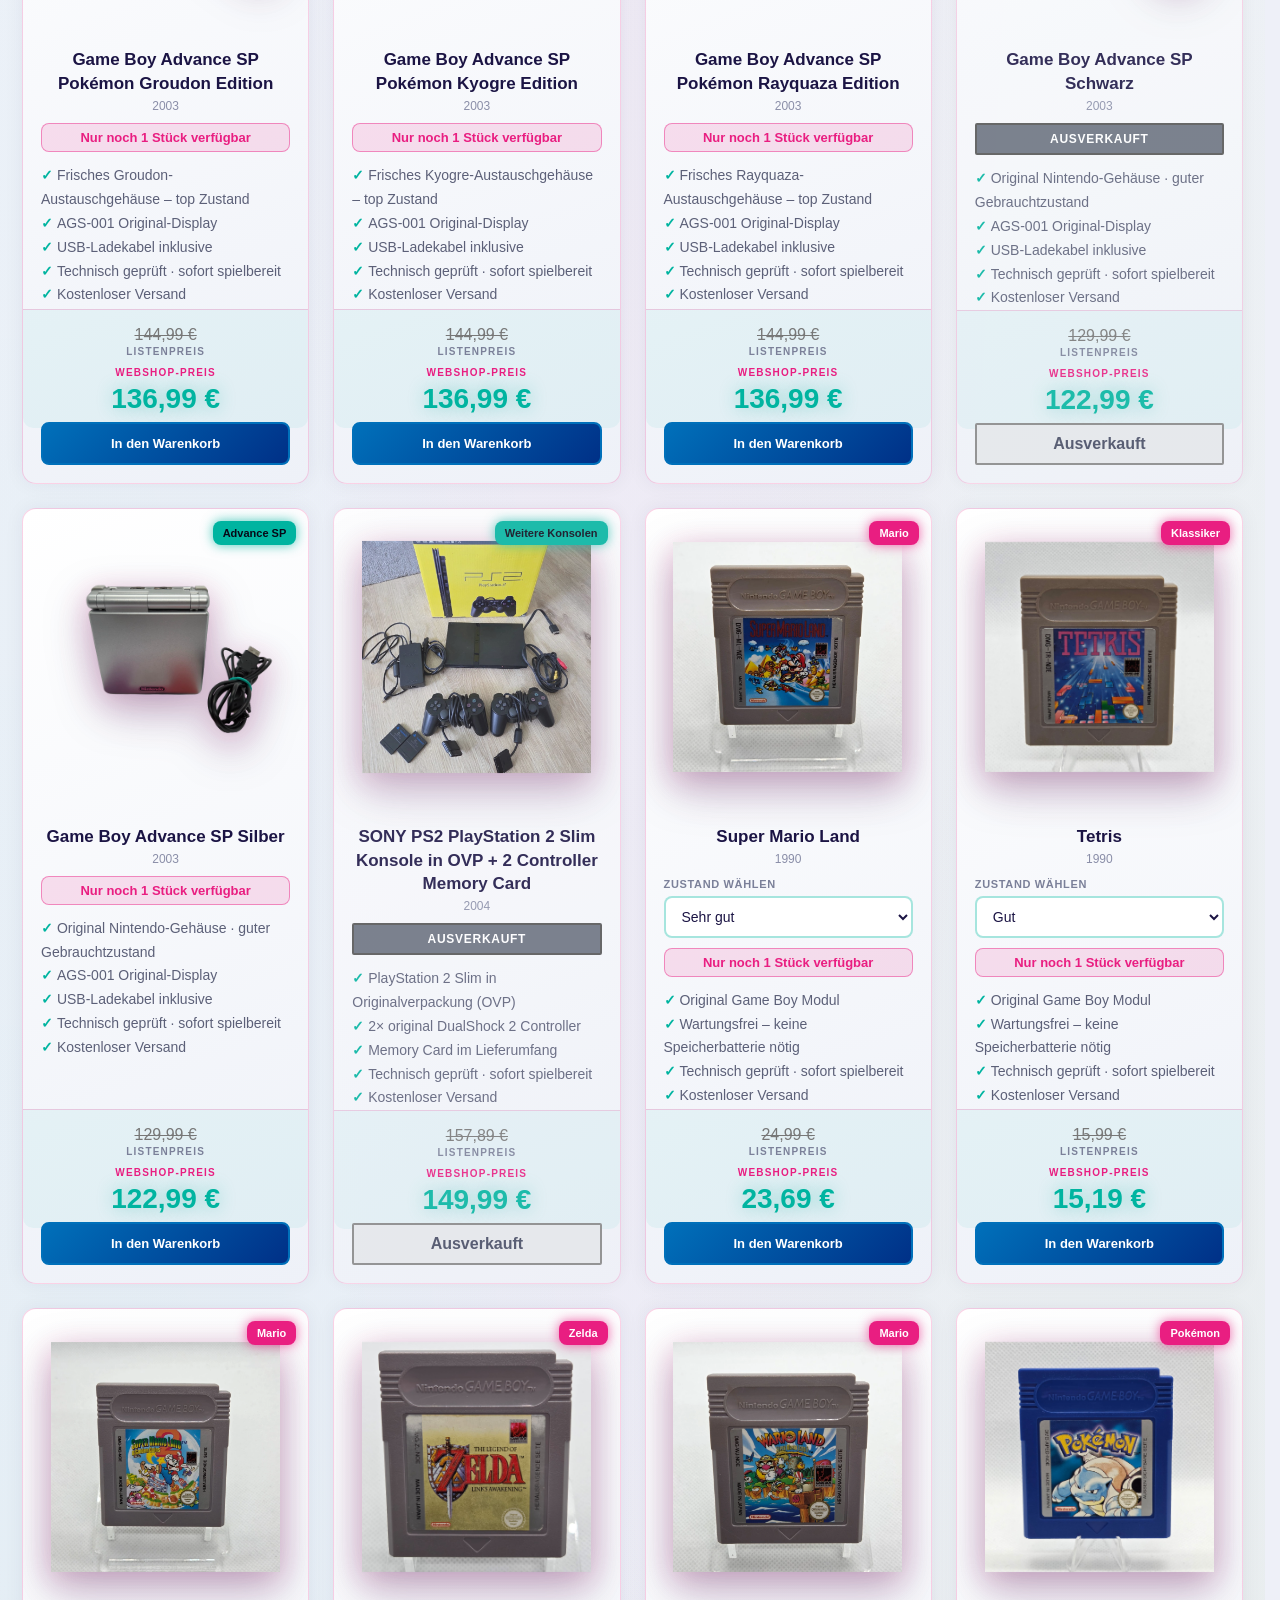
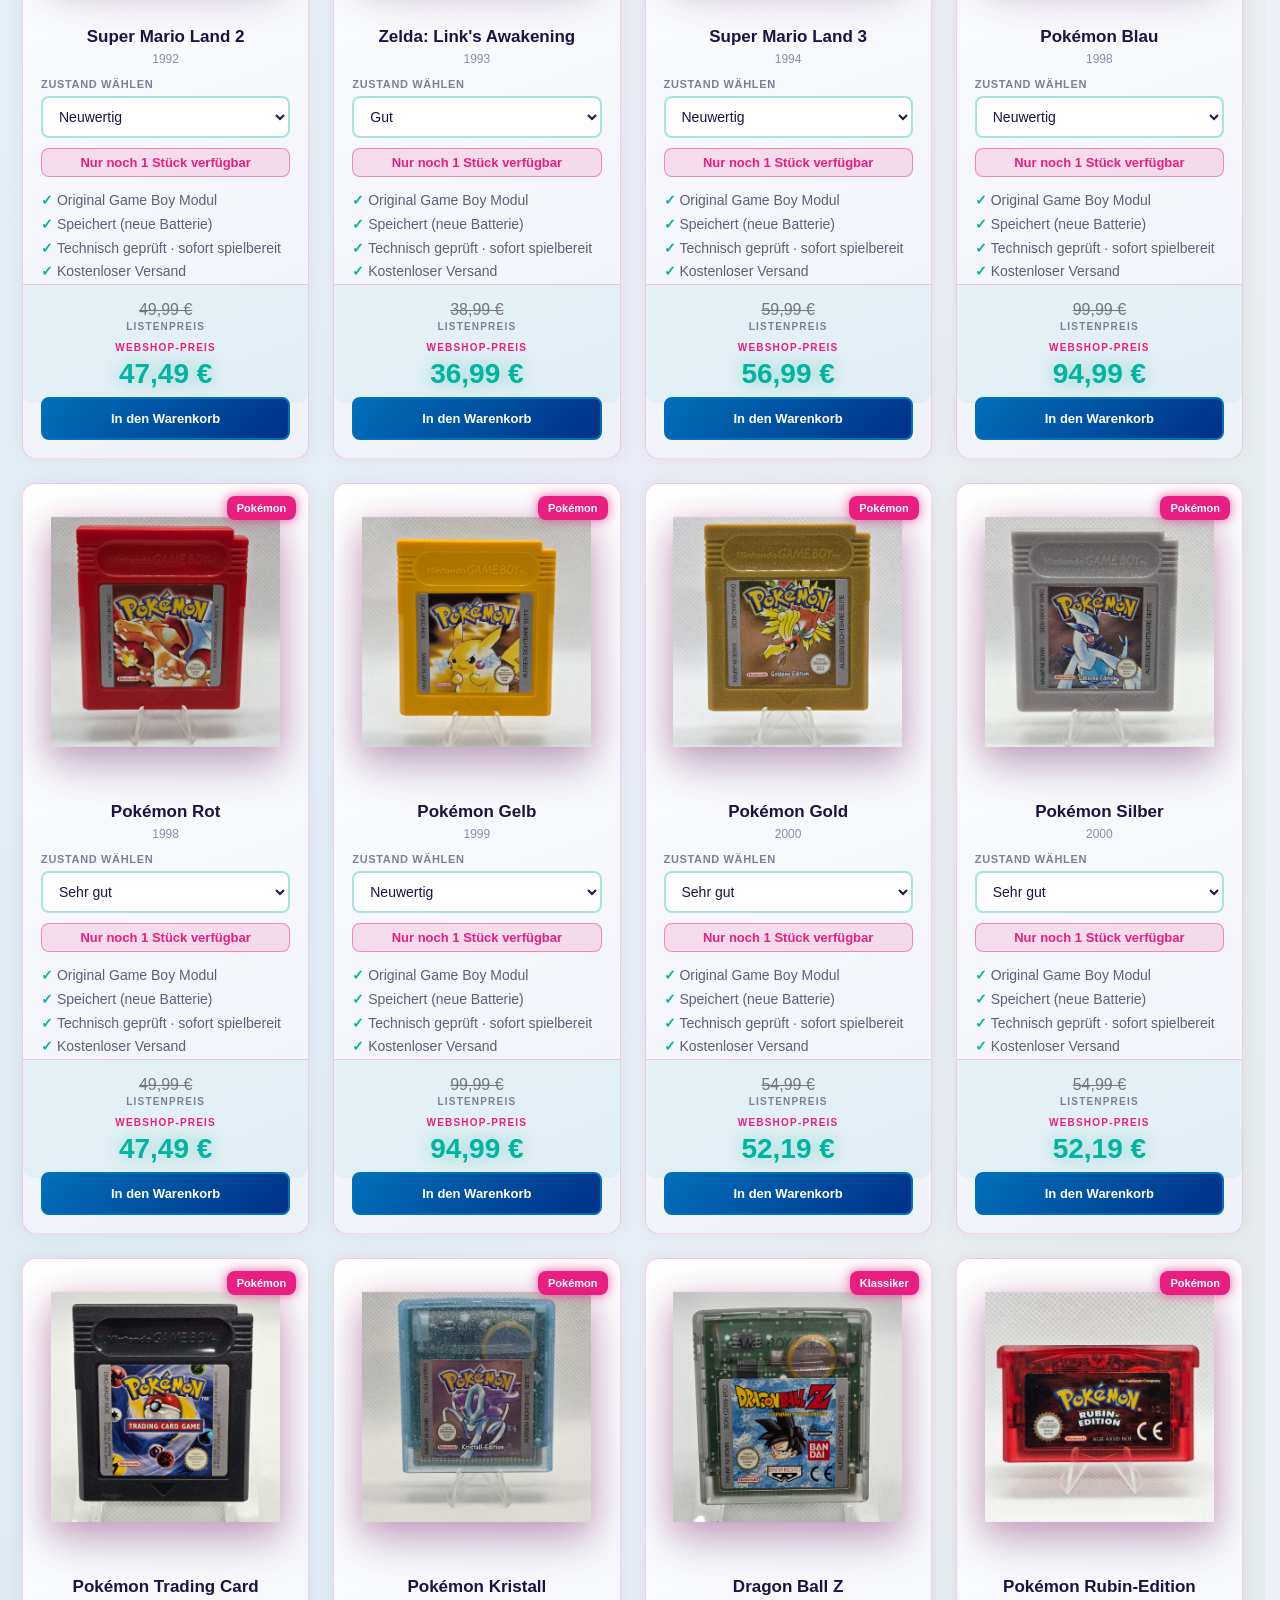
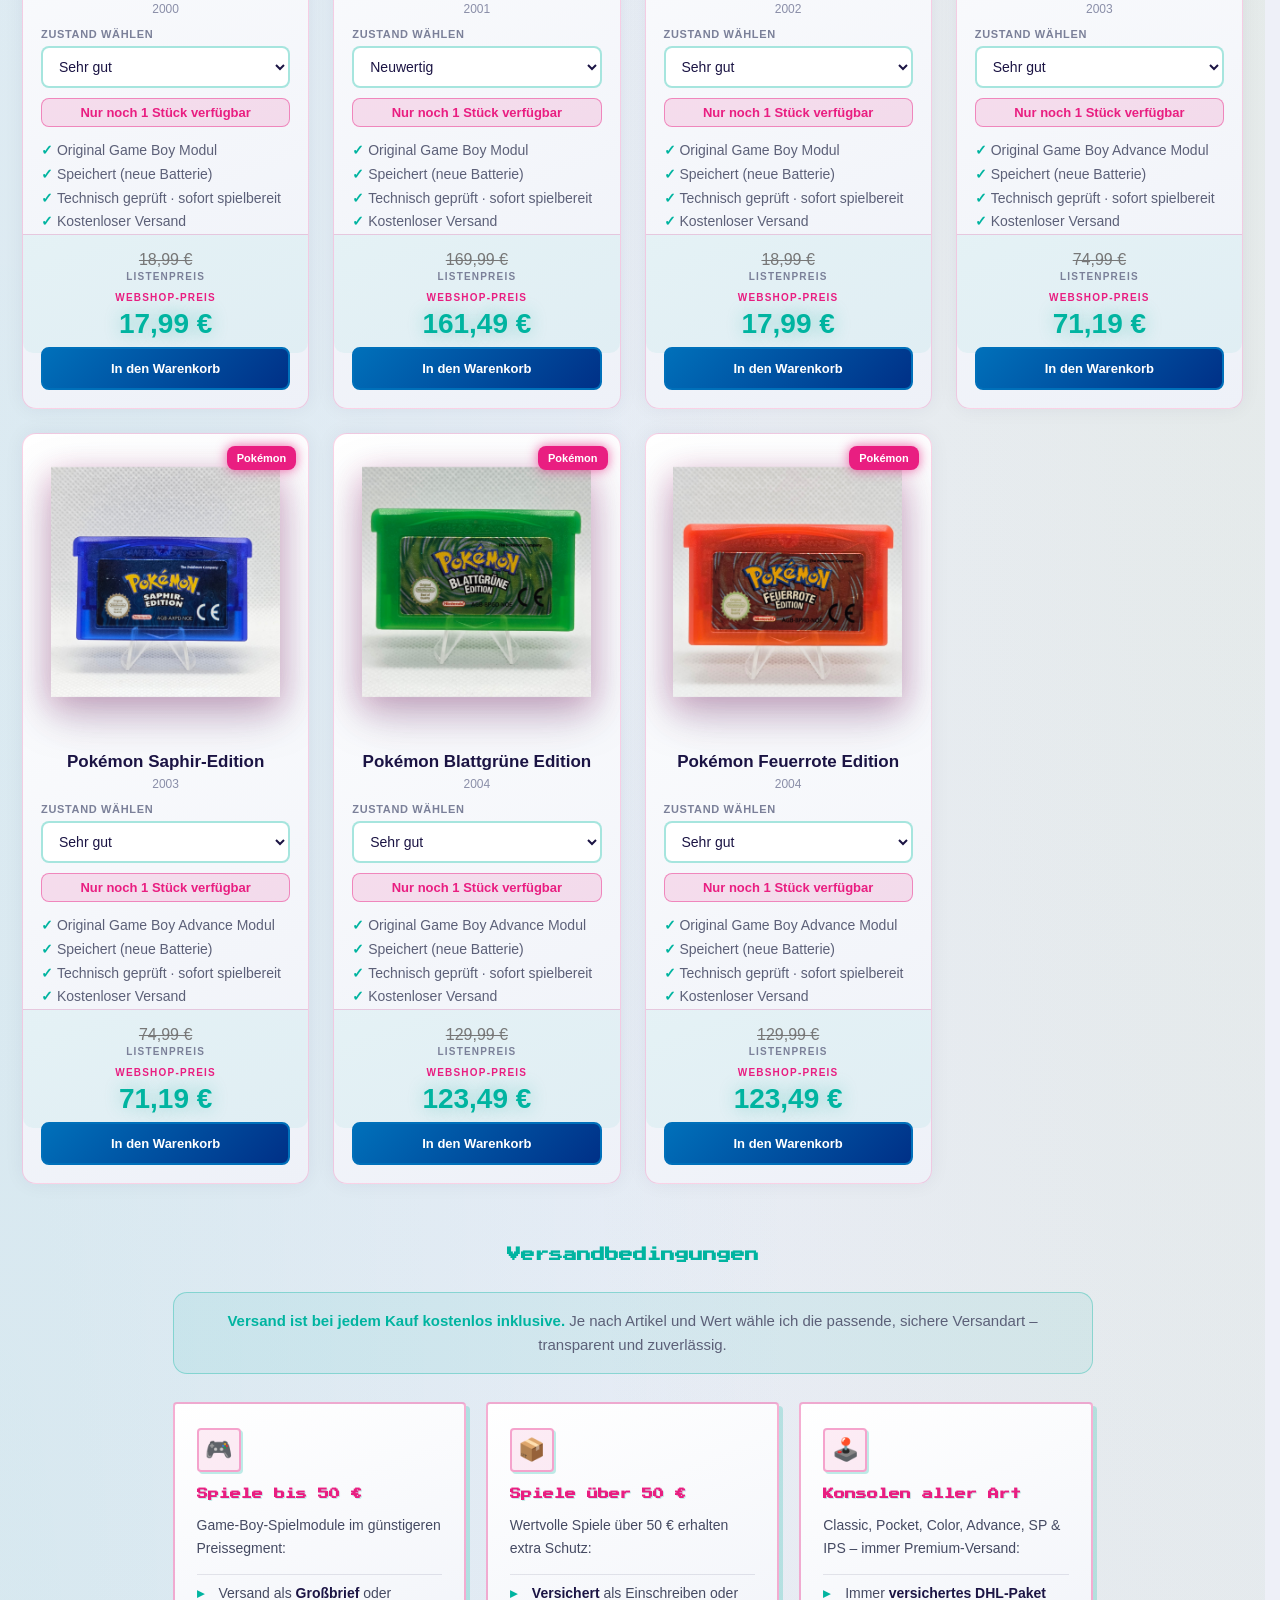
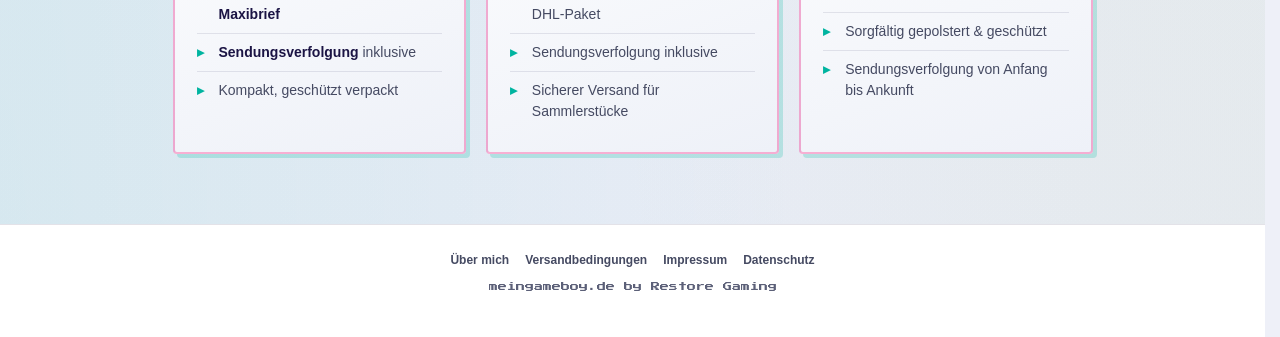
<file: shop.html>
﻿<!DOCTYPE html>
<html lang="de">
<head>
<meta charset="UTF-8">
<meta name="viewport" content="width=device-width, initial-scale=1.0">
<meta name="description" content="Game Boy Shop – Classic, Pocket, Color, Advance, SP &amp; Originalmodule. 5&nbsp;% Webshop-Rabatt, Versand gratis, PayPal-Checkout.">
<meta name="robots" content="index, follow">
<link rel="canonical" href="https://meingameboy.de/shop.html">
<meta property="og:type" content="website">
<meta property="og:url" content="https://meingameboy.de/shop.html">
<meta property="og:title" content="Game Boy Shop – Konsolen &amp; Spiele | meingameboy.de">
<meta property="og:description" content="Geprüfte Game Boys und Spiele kaufen – Versand gratis, sicher bezahlen.">
<meta property="og:image" content="https://meingameboy.de/assets/logo.png">
<title>Game Boy Shop – Konsolen &amp; Spiele | meingameboy.de</title>
<link rel="stylesheet" href="assets/site.css?v=20260823">

<style>
@import url('https://fonts.googleapis.com/css2?family=Press+Start+2P&display=swap');

*{box-sizing:border-box}

.container{
  max-width:min(1300px,100%);
  margin:auto;
  padding:30px 22px;
  width:100%;
}

h2{
  text-align:center;
  color:#00b4a0;
  font-family:'Press Start 2P',monospace;
  font-size:22px;
  margin:25px 0 10px;
}

.shop-beschreibung{
  text-align:center;
  color:#5c6078;
  font-size:15px;
  line-height:1.6;
  max-width:640px;
  margin:0 auto 35px;
}

.shop-nav{
  display:flex;
  justify-content:space-between;
  align-items:center;
  flex-wrap:wrap;
  gap:14px;
  margin:-10px 0 28px;
}

.zurueck{
  display:inline-flex;
  align-items:center;
  gap:8px;
  border:2px solid #E91E81;
  color:#E91E81;
  padding:10px 16px;
  border-radius:999px;
  font-size:13px;
  font-weight:bold;
  text-decoration:none;
  transition:.2s;
}

.zurueck:hover{
  background:#E91E81;
  color:#070817;
}

.shop-filter-bar{
  display:flex;
  justify-content:center;
  align-items:flex-end;
  flex-wrap:wrap;
  gap:16px 20px;
  margin:0 0 35px;
}

.shop-filter{
  display:flex;
  flex-direction:column;
  gap:6px;
  min-width:160px;
}

.shop-filter span{
  font-size:12px;
  font-weight:bold;
  letter-spacing:.04em;
  text-transform:uppercase;
  color:#E91E81;
}

.shop-filter select{
  appearance:none;
  -webkit-appearance:none;
  border:2px solid #00b4a0;
  color:#1B1444;
  background:#ffffff url("data:image/svg+xml,%3Csvg xmlns='http://www.w3.org/2000/svg' width='12' height='8' viewBox='0 0 12 8'%3E%3Cpath fill='%2300b4a0' d='M1 1l5 5 5-5'/%3E%3C/svg%3E") no-repeat right 14px center;
  padding:10px 36px 10px 14px;
  border-radius:999px;
  font-size:13px;
  font-weight:bold;
  font-family:Arial,sans-serif;
  cursor:pointer;
  transition:.2s;
}

.shop-filter select:hover,
.shop-filter select:focus{
  outline:none;
  background-color:#eef1f8;
  box-shadow:0 0 0 3px rgba(0,180,160,.15);
}

.shop-filter select.is-filter-off{
  border-color:#555;
  color:#999;
}

.shop-filter-hinweis{
  flex:1 1 100%;
  margin:-8px 0 0;
  text-align:center;
  color:#7b8099;
  font-size:13px;
  line-height:1.5;
}

.produkte{
  display:grid;
  grid-template-columns:repeat(auto-fill,minmax(260px,1fr));
  gap:24px;
  align-items:stretch;
  width:100%;
  max-width:100%;
}

.produkt{
  position:relative;
  display:flex;
  flex-direction:column;
  height:100%;
  background:linear-gradient(160deg,#ffffff 0%,#eef1f8 100%);
  border:1px solid rgba(233,30,129,.2);
  border-radius:14px;
  padding:18px;
  text-align:center;
  box-shadow:0 0 20px rgba(27,20,68,.06);
  transition:.3s ease;
  overflow:hidden;
}

.produkt::before{
  content:"";
  position:absolute;
  inset:0;
  background:linear-gradient(135deg,rgba(233,30,129,.06),transparent 40%,rgba(0,180,160,.05));
  pointer-events:none;
  opacity:0;
  transition:opacity .3s;
}

.produkt:hover::before{
  opacity:1;
}

.produkt:hover{
  transform:translateY(-8px);
  border-color:#00b4a0;
  box-shadow:0 12px 40px rgba(0,180,160,.25),0 0 30px rgba(233,30,129,.35);
}

.produkt.ausverkauft{
  opacity:.88;
}

.produkt.ausverkauft:hover{
  transform:none;
  box-shadow:0 0 18px rgba(233,30,129,.25);
}

.status-ausverkauft{
  display:inline-block;
  margin:10px 0 0;
  padding:7px 14px;
  border-radius:2px;
  background:#6b7280;
  border:2px solid #555;
  color:#fff;
  font-size:12px;
  font-weight:bold;
  font-family:Arial,sans-serif;
  letter-spacing:.06em;
  text-transform:uppercase;
}

.lager-info{
  margin:10px 0 0;
  padding:6px 12px;
  border-radius:8px;
  background:rgba(0,180,160,.1);
  border:1px solid rgba(0,180,160,.35);
  color:#00b4a0;
  font-size:13px;
  font-weight:bold;
}

.lager-info.lager-knapp{
  background:rgba(233,30,129,.12);
  border-color:rgba(233,30,129,.45);
  color:#E91E81;
}

.button-ausverkauft{
  display:block;
  width:100%;
  margin-top:12px;
  box-sizing:border-box;
  border:2px solid #888;
  color:#454a62;
  padding:10px 16px;
  border-radius:2px;
  font-weight:bold;
  font-family:Arial,sans-serif;
  cursor:not-allowed;
  background:#e5e7eb;
}

.produkt a:not(.button){
  display:block;
  flex-shrink:0;
}

.produkt a img{
  cursor:pointer;
}

/* Schweb-Bilder – auch hier falls site.css gecacht/fehlt */
.produkt-bild--float{
  flex-shrink:0;
  height:280px;
  display:flex;
  align-items:center;
  justify-content:center;
  margin:0 0 4px;
  overflow:visible;
}

.produkt-bild--float a{
  display:flex;
  align-items:center;
  justify-content:center;
  width:100%;
  height:100%;
}

.produkt-bild--float img{
  width:auto !important;
  max-width:92% !important;
  height:260px !important;
  max-height:260px !important;
  object-fit:contain !important;
  background:transparent !important;
  padding:0 !important;
  border-radius:0 !important;
  filter:
    drop-shadow(0 16px 22px rgba(27,20,68,.28))
    drop-shadow(0 6px 14px rgba(233,30,129,.22));
  animation:produktSchweben 4.5s ease-in-out infinite;
}

.produkt:hover .produkt-bild--float img{
  filter:
    drop-shadow(0 20px 28px rgba(27,20,68,.34))
    drop-shadow(0 8px 18px rgba(0,180,160,.28));
}

@keyframes produktSchweben{
  0%,100%{transform:translateY(0)}
  50%{transform:translateY(-10px)}
}

.produkt h3{
  flex-shrink:0;
  margin:14px 0 0;
  font-size:17px;
  line-height:1.4;
  min-height:2.8em;
  color:#1B1444;
  display:-webkit-box;
  -webkit-line-clamp:2;
  -webkit-box-orient:vertical;
  overflow:hidden;
}

.produkt.spiel-variante h3,
.produkt.konsolen h3{
  display:block;
  -webkit-line-clamp:unset;
  -webkit-box-orient:unset;
  min-height:0;
}

.produkt-jahr{
  display:block;
  margin-top:3px;
  font-size:12px;
  font-weight:500;
  color:#8a8ea8;
  line-height:1.2;
}

.features{
  list-style:none;
  flex:1 1 auto;
  padding:0;
  margin:12px 0 0;
  color:#5c6078;
  line-height:1.7;
  font-size:14px;
  text-align:left;
}

.features li::before{
  content:"✓ ";
  color:#00b4a0;
  font-weight:bold;
}

.zustand-wahl{
  flex-shrink:0;
  margin:12px 0 0;
  display:flex;
  flex-direction:column;
  gap:6px;
  text-align:left;
}

.zustand-wahl span{
  font-size:11px;
  color:#7b8099;
  font-weight:bold;
  letter-spacing:.06em;
  text-transform:uppercase;
}

.zustand-select{
  width:100%;
  padding:10px 12px;
  border-radius:8px;
  border:2px solid rgba(0,180,160,.35);
  background:#ffffff;
  color:#1B1444;
  font-size:14px;
  font-family:inherit;
  cursor:pointer;
}

.zustand-select:focus{
  outline:none;
  border-color:#00b4a0;
  box-shadow:0 0 12px rgba(0,180,160,.25);
}

.produkt.spiel-variante.ausverkauft .zustand-select{
  opacity:.55;
  cursor:not-allowed;
}

.preis{
  color:#00b4a0;
  font-size:24px;
  font-weight:bold;
  margin:0;
  margin-top:auto;
  padding-top:16px;
  border-top:1px solid rgba(233,30,129,.25);
}

.preis-block{
  margin-top:auto;
  padding:16px 12px 12px;
  border-top:1px solid rgba(233,30,129,.2);
  text-align:center;
  background:rgba(0,180,160,.06);
  border-radius:0 0 10px 10px;
  margin-left:-18px;
  margin-right:-18px;
  margin-bottom:-18px;
}

.preis-label{
  display:block;
  font-size:10px;
  font-weight:bold;
  letter-spacing:.12em;
  text-transform:uppercase;
  margin-bottom:4px;
}

.preis-label-alt{
  color:#7b8099;
}

.preis-label-neu{
  color:#E91E81;
  margin-top:10px;
}

.preis-alt{
  display:block;
  color:#777;
  font-size:16px;
  text-decoration:line-through;
  margin-bottom:2px;
}

.preis-aktuell{
  display:block;
  color:#00b4a0;
  font-size:28px;
  font-weight:bold;
  line-height:1.2;
  text-shadow:0 0 18px rgba(0,180,160,.45);
}

.preis-hinweis{
  display:inline-block;
  margin-top:10px;
  padding:5px 12px;
  border-radius:999px;
  background:rgba(233,30,129,.1);
  border:1px solid rgba(233,30,129,.3);
  color:#1B1444;
  font-size:11px;
  font-weight:bold;
  letter-spacing:.04em;
}

@keyframes bannerGlow{
  0%,100%{box-shadow:0 0 24px rgba(233,30,129,.35),0 0 40px rgba(0,180,160,.15)}
  50%{box-shadow:0 0 36px rgba(233,30,129,.55),0 0 60px rgba(0,180,160,.25)}
}

.aktions-banner{
  position:relative;
  text-align:center;
  margin:0 0 22px;
  padding:24px 26px;
  border-radius:16px;
  border:2px solid #E91E81;
  background:linear-gradient(135deg,rgba(233,30,129,.22),rgba(0,180,160,.14));
  animation:bannerGlow 3s ease-in-out infinite;
  overflow:hidden;
}

.aktions-banner::before{
  content:"";
  position:absolute;
  top:-50%;
  left:-50%;
  width:200%;
  height:200%;
  background:linear-gradient(45deg,transparent 40%,rgba(255,255,255,.04) 50%,transparent 60%);
  animation:bannerShine 4s linear infinite;
}

@keyframes bannerShine{
  0%{transform:translateX(-30%) translateY(-30%) rotate(0deg)}
  100%{transform:translateX(30%) translateY(30%) rotate(0deg)}
}

.aktions-tag{
  display:inline-block;
  margin-bottom:12px;
  padding:5px 14px;
  border-radius:999px;
  background:#00b4a0;
  color:#070817;
  font-size:10px;
  font-weight:bold;
  letter-spacing:.14em;
  font-family:'Press Start 2P',monospace;
}

.aktions-banner strong{
  position:relative;
  display:block;
  font-family:'Press Start 2P',monospace;
  font-size:15px;
  color:#1B1444;
  margin-bottom:12px;
  line-height:1.7;
  text-shadow:none;
}

.aktions-banner span,
.aktions-text{
  position:relative;
  color:#454a62;
  font-size:15px;
  line-height:1.65;
  margin:0;
}

.kauf-info{
  display:flex;
  flex-wrap:wrap;
  justify-content:center;
  gap:12px;
  margin:0 auto 32px;
  max-width:820px;
}

.kauf-perk{
  flex:1 1 220px;
  text-align:center;
  padding:14px 16px;
  border-radius:12px;
  border:2px solid rgba(0,180,160,.35);
  background:rgba(0,180,160,.06);
  color:#5c6078;
  font-size:13px;
  line-height:1.55;
}

.kauf-perk strong{
  display:block;
  color:#00b4a0;
  font-size:12px;
  letter-spacing:.06em;
  text-transform:uppercase;
  margin-bottom:6px;
}

.verkaeufe-box{
  max-width:820px;
  margin:32px auto;
  padding:18px 20px;
  border-radius:14px;
  border:2px solid rgba(233,30,129,.35);
  background:rgba(233,30,129,.06);
}

.verkaeufe-box h3{
  margin:0 0 14px;
  text-align:center;
  font-family:'Press Start 2P',monospace;
  font-size:11px;
  color:#E91E81;
  line-height:1.6;
}

.verkaeufe-liste{
  list-style:none;
  margin:0;
  padding:0;
}

.verkaeufe-liste li{
  display:flex;
  align-items:center;
  gap:14px;
  padding:12px 0;
  border-bottom:1px solid rgba(233,30,129,.2);
  font-size:14px;
  color:#5c6078;
}

.verkaeufe-liste li:last-child{
  border-bottom:none;
  padding-bottom:0;
}

.verkaeufe-liste li:first-child{
  padding-top:0;
}

.verkaeufe-bild{
  width:58px;
  height:58px;
  flex-shrink:0;
}

.verkaeufe-inhalt{
  flex:1;
  min-width:0;
  display:flex;
  flex-direction:column;
  gap:4px;
}

.verkaeufe-name{
  color:#1B1444;
  font-weight:bold;
  line-height:1.4;
}

.verkaeufe-datum{
  color:#7b8099;
  font-size:12px;
}

.badge-rabatt{
  position:absolute;
  top:12px;
  left:12px;
  background:linear-gradient(135deg,#E91E81,#c93d8a);
  color:#fff;
  padding:7px 11px;
  border-radius:8px;
  font-size:10px;
  font-weight:bold;
  letter-spacing:.04em;
  box-shadow:0 0 16px rgba(233,30,129,.8);
  z-index:5;
  border:1px solid rgba(255,255,255,.25);
}

.produkt .button{
  display:block;
  width:100%;
  margin-top:12px;
  box-sizing:border-box;
}

.badge-produkt{
  position:absolute;
  top:12px;
  right:12px;
  background:#E91E81;
  color:white;
  padding:6px 10px;
  border-radius:8px;
  font-size:11px;
  font-weight:bold;
  box-shadow:0 0 12px rgba(233,30,129,.7);
  z-index:5;
}

.badge-konsolen{
  background:#00b4a0;
  color:#070817;
  box-shadow:0 0 12px rgba(0,180,160,.7);
}

.badge-spiel{
  background:#E91E81;
  color:#fff;
  box-shadow:0 0 12px rgba(233,30,129,.7);
}

.button{
  display:inline-block;
  border:2px solid #E91E81;
  color:#E91E81;
  padding:10px 16px;
  border-radius:6px;
  text-decoration:none;
  font-weight:bold;
  transition:.2s;
}

.button:hover{
  background:#E91E81;
  color:#070817;
}

.button-warenkorb{
  display:block;
  width:100%;
  margin-top:12px;
  box-sizing:border-box;
  border:2px solid #0070ba;
  color:#fff;
  padding:12px 16px;
  border-radius:8px;
  font-weight:bold;
  cursor:pointer;
  background:linear-gradient(135deg,#0070ba,#003087);
  font-size:13px;
  font-family:Arial,sans-serif;
}

.button-warenkorb:hover{
  filter:brightness(1.08);
  transform:translateY(-1px);
}

.button-paypal{
  background:linear-gradient(180deg,#009cde,#0070ba);
  border-color:#0070ba;
  color:#fff;
  font-size:13px;
  line-height:1.35;
  box-shadow:0 4px 16px rgba(0,112,186,.45);
}

.button-paypal:hover{
  background:linear-gradient(180deg,#0070ba,#003087);
  border-color:#003087;
  color:#fff;
  box-shadow:0 6px 22px rgba(0,112,186,.6);
  transform:translateY(-1px);
}

.info-grid{
  display:grid;
  grid-template-columns:repeat(auto-fit,minmax(280px,1fr));
  gap:24px;
  margin-top:35px;
}

.info-box{
  background:#ffffff;
  border:2px solid #00b4a0;
  border-radius:14px;
  padding:30px;
  box-shadow:0 0 22px rgba(0,180,160,.25);
}

.info-box.pink{
  border-color:#E91E81;
  box-shadow:0 0 22px rgba(233,30,129,.3);
}

.info-box h2{
  text-align:left;
  margin:0 0 18px;
  font-size:18px;
}

.info-box p{
  line-height:1.6;
}

.vorteile{
  display:grid;
  grid-template-columns:repeat(auto-fit,minmax(220px,1fr));
  gap:20px;
  margin-top:35px;
  border-top:1px solid #24284d;
  padding-top:28px;
}

.vorteil{
  background:#eef1f8;
  padding:20px;
  border-radius:12px;
  border:1px solid rgba(27,20,68,.1);
}

.vorteil strong{
  color:#00b4a0;
}

.about-box{
  background:linear-gradient(135deg,#ffffff,#eef1f8);
  border:2px solid #E91E81;
  border-radius:16px;
  padding:32px;
  margin-top:35px;
  box-shadow:0 4px 24px rgba(233,30,129,.12);
}

.about-box h2{
  text-align:left;
  margin:0 0 18px;
  font-size:18px;
}

.about-box p{
  color:#5c6078;
  line-height:1.75;
  max-width:900px;
  margin:0;
}

.about-box p + p{
  margin-top:14px;
}

.about-box .about-highlight{
  color:#00b4a0;
  font-weight:bold;
}

.bewertungen{
  margin-top:40px;
  padding-top:10px;
}

.bewertungen-intro{
  text-align:center;
  color:#1B1444;
  font-size:15px;
  line-height:1.65;
  max-width:640px;
  margin:0 auto 28px;
}

.bewertungen-stats{
  display:grid;
  grid-template-columns:repeat(auto-fit,minmax(150px,1fr));
  gap:16px;
  max-width:900px;
  margin:0 auto 32px;
}

.bewertung-stat{
  text-align:center;
  padding:18px 14px;
  border-radius:14px;
  border:2px solid rgba(0,180,160,.35);
  background:rgba(0,180,160,.06);
}

.bewertung-stat strong{
  display:block;
  font-family:'Press Start 2P',monospace;
  font-size:18px;
  color:#00b4a0;
  margin-bottom:8px;
  line-height:1.4;
}

.bewertung-stat span{
  color:#ccc;
  font-size:13px;
  line-height:1.45;
}

.bewertung-stat.highlight{
  border-color:#E91E81;
  background:rgba(233,30,129,.1);
}

.bewertung-stat.highlight strong{
  color:#E91E81;
}

.bewertungen-details{
  display:grid;
  grid-template-columns:repeat(auto-fit,minmax(180px,1fr));
  gap:12px;
  max-width:900px;
  margin:0 auto 32px;
}

.bewertung-detail{
  text-align:center;
  padding:12px 10px;
  border-radius:10px;
  background:#0b0e20;
  border:1px solid #24284d;
  font-size:13px;
  color:#aaa;
}

.bewertung-detail .stars{
  display:block;
  color:#ffd700;
  font-size:14px;
  letter-spacing:2px;
  margin-bottom:6px;
}

.bewertungen-grid{
  display:grid;
  grid-template-columns:repeat(auto-fit,minmax(280px,1fr));
  gap:20px;
  max-width:1100px;
  margin:0 auto;
}

.bewertung-karte{
  margin:0;
  padding:16px 15px;
  border-radius:12px;
  border:1px solid rgba(233,30,129,.35);
  background:linear-gradient(160deg,#ffffff,#eef1f8);
  box-shadow:0 0 14px rgba(233,30,129,.12);
}

.bewertung-karte .stars{
  color:#ffd700;
  font-size:14px;
  letter-spacing:2px;
  margin-bottom:8px;
}

.bewertung-text{
  color:#eee;
  font-size:13px;
  line-height:1.6;
  margin:0 0 10px;
  font-style:italic;
}

.bewertung-meta{
  padding-top:10px;
  border-top:1px solid rgba(233,30,129,.2);
  font-size:12px;
}

.bewertung-user{
  color:#00b4a0;
  font-weight:bold;
}

.bewertungen-hinweis{
  text-align:center;
  color:#777;
  font-size:12px;
  margin-top:24px;
}

.sticky-contact{
  position:fixed;
  right:18px;
  bottom:18px;
  z-index:999;
  background:#E91E81;
  color:#070817;
  padding:14px 18px;
  border-radius:999px;
  text-decoration:none;
  font-weight:bold;
  box-shadow:0 0 22px rgba(233,30,129,.8);
  border:2px solid #fff;
  transition:.2s;
}

.sticky-contact:hover{
  transform:scale(1.05);
  background:#00b4a0;
  box-shadow:0 0 22px rgba(0,180,160,.8);
}

.keine-treffer{
  display:none;
  grid-column:1 / -1;
  text-align:center;
  color:#aaa;
  padding:40px 20px;
  border:1px dashed #24284d;
  border-radius:12px;
}

@media(max-width:600px){
  .container{padding:20px 12px}

  h2{
    font-size:15px;
    line-height:1.5;
  }

  .shop-nav{
    flex-direction:column;
    align-items:stretch;
    margin-bottom:20px;
  }

  .zurueck{justify-content:center}

  .aktions-banner{
    padding:18px 14px;
    margin-bottom:18px;
    animation:none;
  }

  .aktions-banner::before{display:none}

  .aktions-tag{
    font-size:8px;
    padding:4px 10px;
    margin-bottom:10px;
  }

  .aktions-banner strong{
    font-size:10px;
    line-height:1.75;
    margin-bottom:10px;
  }

  .aktions-banner span,
  .aktions-text{
    font-size:13px;
    line-height:1.6;
  }

  .kauf-info{
    display:grid;
    grid-template-columns:repeat(2,1fr);
    gap:8px;
    margin-bottom:20px;
  }

  .kauf-perk{
    font-size:11px;
    padding:10px 8px;
    flex:none;
  }

  .kauf-perk strong{
    font-size:9px;
    margin-bottom:4px;
  }

  .verkaeufe-box{
    margin-bottom:24px;
    padding:16px 14px;
  }

  .verkaeufe-box h3{font-size:9px}

  .verkaeufe-liste li{
    gap:12px;
    font-size:13px;
  }

  .verkaeufe-bild{
    width:50px;
    height:50px;
  }

  .shop-filter-bar{
    gap:12px;
    margin-bottom:24px;
  }

  .shop-filter{
    min-width:calc(50% - 8px);
    flex:1 1 calc(50% - 8px);
  }

  .shop-filter select{
    width:100%;
    font-size:12px;
    padding:9px 32px 9px 12px;
  }

  .shop-filter:last-child{
    min-width:100%;
    flex:1 1 100%;
  }

  .produkte{
    grid-template-columns:1fr;
    gap:20px;
  }

  .produkt{
    padding:14px;
  }

  .produkt:hover{
    transform:none;
    box-shadow:0 0 20px rgba(233,30,129,.25);
  }

  .produkt::before{display:none}

  .produkt h3{
    font-size:16px;
    min-height:auto;
    -webkit-line-clamp:unset;
  }

  .badge-rabatt{
    top:8px;
    left:8px;
    font-size:9px;
    padding:5px 8px;
  }

  .badge-produkt{
    top:8px;
    right:8px;
    font-size:10px;
    padding:5px 8px;
  }

  .preis-block{
    margin-left:-14px;
    margin-right:-14px;
    margin-bottom:-14px;
    padding:14px 10px 12px;
  }

  .preis-label{font-size:9px;letter-spacing:.08em}

  .preis-aktuell{font-size:24px}

  .preis-hinweis{
    font-size:10px;
    padding:4px 10px;
    margin-top:8px;
  }

  .button-paypal{
    font-size:12px;
    padding:12px 10px;
    line-height:1.4;
  }

  .info-box{padding:16px 14px}

  .vorteile{
    grid-template-columns:1fr;
    gap:10px;
    margin-top:24px;
    padding-top:20px;
  }

  .vorteil{padding:14px 12px}

  .sticky-contact{
    right:12px;
    bottom:12px;
    padding:12px 14px;
    font-size:13px;
  }

  .about-box{padding:18px 14px}

  .about-box h2{font-size:14px;line-height:1.6}

  .about-box p{font-size:13px;line-height:1.65}

  .bewertungen-stats{
    grid-template-columns:repeat(2,1fr);
    gap:12px;
  }

  .bewertung-stat strong{font-size:14px}

  .bewertung-stat span{font-size:11px}

  .bewertungen-details{
    grid-template-columns:repeat(2,1fr);
    gap:10px;
  }

  .bewertungen-grid{
    grid-template-columns:1fr;
    gap:16px;
  }

  .bewertung-karte{padding:14px 13px}

  footer{
    font-size:9px;
    line-height:1.6;
  }
}

.versand-bedingungen{
  max-width:920px;
  margin:50px auto 40px;
  padding-top:10px;
}

.versand-titel{
  text-align:center;
  color:#00b4a0;
  font-family:'Press Start 2P',monospace;
  font-size:14px;
  line-height:1.7;
  margin:0 0 24px;
}

.versand-hinweis{
  text-align:center;
  margin:0 0 28px;
  padding:16px 20px;
  border-radius:14px;
  background:rgba(0,180,160,.08);
  border:1px solid rgba(0,180,160,.35);
  color:#5c6078;
  font-size:15px;
  line-height:1.6;
}

.versand-hinweis strong{
  color:#00b4a0;
}

.versand-grid{
  display:grid;
  grid-template-columns:repeat(auto-fit,minmax(260px,1fr));
  gap:20px;
}

.versand-karte{
  position:relative;
  padding:24px 22px 22px;
  border-radius:4px;
  background:linear-gradient(160deg,#ffffff,#eef1f8);
  border:2px solid rgba(233,30,129,.35);
  box-shadow:4px 4px 0 rgba(0,180,160,.22);
  transition:.2s;
}

.versand-karte:hover{
  border-color:#00b4a0;
  box-shadow:6px 6px 0 rgba(233,30,129,.25), 0 0 20px rgba(0,180,160,.15);
  transform:translate(-2px,-2px);
}

.versand-karte-icon{
  display:inline-flex;
  align-items:center;
  justify-content:center;
  width:44px;
  height:44px;
  margin-bottom:14px;
  border-radius:4px;
  background:rgba(233,30,129,.08);
  border:2px solid rgba(233,30,129,.35);
  font-size:22px;
  line-height:1;
  box-shadow:2px 2px 0 rgba(0,180,160,.25);
}

.versand-karte h3{
  margin:0 0 10px;
  color:#E91E81;
  font-family:'Press Start 2P',monospace;
  font-size:11px;
  line-height:1.7;
  text-shadow:1px 1px 0 rgba(0,180,160,.2);
}

.versand-karte p{
  margin:0 0 14px;
  color:#454a62;
  font-size:14px;
  line-height:1.65;
}

.versand-karte ul{
  margin:0;
  padding:0;
  list-style:none;
}

.versand-karte li{
  position:relative;
  padding:8px 0 8px 22px;
  border-top:1px solid rgba(27,20,68,.1);
  color:#454a62;
  font-size:14px;
  line-height:1.5;
}

.versand-karte li::before{
  content:'▸';
  position:absolute;
  left:0;
  color:#00b4a0;
  font-weight:bold;
}

.versand-karte li strong{
  color:#1B1444;
}

@media (max-width:640px){
  .versand-karte:hover{transform:none}
  .versand-karte h3{font-size:10px}
  .versand-titel{font-size:12px}
}
</style>
</head>

<body data-page="shop">

<header>
  <div class="site-brand">
    <a class="site-logo" href="index.html" aria-label="meingameboy.de Startseite"><img src="assets/logo.png" alt="" width="280" height="280"></a>
    <div class="site-brand-text">
      <p class="site-title"><a href="index.html">meingameboy<span class="site-domain">.de</span></a></p>
      <p class="tagline">Alle Angebote mit 5&nbsp;% Webshop-Rabatt<span class="tagline-zweite">Versand gratis</span></p>
    </div>
  </div>
</header>

<div class="container wide">

<div class="page-hero">
  <p class="section-label">Shop</p>
  <h2 class="section-title" id="shop-titel">Alle Angebote</h2>
  <p class="section-intro" id="shop-beschreibung">Konsolen &amp; Spiele – alle Angebote auf einen Blick.</p>
</div>

<div class="perks">
  <div class="perk"><strong>Nochmal 5&nbsp;%</strong><span class="perk-detail">Ab 2 Artikeln<br>Code <span class="aktions-code">GAMEBOY5</span> im Warenkorb</span></div>
  <div class="perk"><strong>Kostenloser Versand</strong>Bei jedem Kauf</div>
  <div class="perk"><strong>30 Tage Rückgabe</strong>Ohne Risiko</div>
  <div class="perk"><strong>PayPal-Schutz</strong>Sicher bezahlen</div>
</div>

<div class="shop-filter-bar">
  <label class="shop-filter">
    <span>Konsolen</span>
    <select id="filter-konsolen" aria-label="Konsolen filtern">
      <option value="all">Alle</option>
      <option value="none">—</option>
      <option value="classic">Classic</option>
      <option value="pocket">Pocket</option>
      <option value="color">Color</option>
      <option value="gba">Advance</option>
      <option value="gbasp">Advance SP</option>
      <option value="ips">IPS V5</option>
      <optgroup label="Weitere Konsolen">
        <option value="weitere">Alle Weitere Konsolen</option>
        <option value="ps2">PlayStation 2</option>
      </optgroup>
    </select>
  </label>
  <label class="shop-filter">
    <span>Spiele</span>
    <select id="filter-spiele" aria-label="Spiele filtern">
      <option value="all">Alle</option>
      <option value="none">—</option>
      <option value="pokemon">Pokémon</option>
      <option value="mario">Mario</option>
      <option value="zelda">Zelda</option>
      <option value="sonstiges">Sonstiges</option>
    </select>
  </label>
  <label class="shop-filter">
    <span>Sortierung</span>
    <select id="filter-sort" aria-label="Sortierung">
      <option value="default" selected>Erscheinungsjahr</option>
      <option value="low">Preis aufsteigend</option>
      <option value="high">Preis absteigend</option>
    </select>
  </label>
  <p class="shop-filter-hinweis">„—“ blendet eine Kategorie aus – z.&nbsp;B. nur Spiele oder nur Konsolen anzeigen.</p>
</div>

<div class="produkte" id="produkte-grid">

<p class="keine-treffer" id="keine-treffer">In dieser Kategorie sind aktuell keine Angebote verfügbar.</p>

</div>

<section class="versand-bedingungen" id="versand">
  <h2 class="versand-titel">Versandbedingungen</h2>
  <p class="versand-hinweis"><strong>Versand ist bei jedem Kauf kostenlos inklusive.</strong> Je nach Artikel und Wert wähle ich die passende, sichere Versandart – transparent und zuverlässig.</p>
  <div class="versand-grid">
    <article class="versand-karte">
      <div class="versand-karte-icon" aria-hidden="true">🎮</div>
      <h3>Spiele bis 50&nbsp;€</h3>
      <p>Game-Boy-Spielmodule im günstigeren Preissegment:</p>
      <ul>
        <li>Versand als <strong>Großbrief</strong> oder <strong>Maxibrief</strong></li>
        <li><strong>Sendungsverfolgung</strong> inklusive</li>
        <li>Kompakt, geschützt verpackt</li>
      </ul>
    </article>
    <article class="versand-karte">
      <div class="versand-karte-icon" aria-hidden="true">📦</div>
      <h3>Spiele über 50&nbsp;€</h3>
      <p>Wertvolle Spiele über 50&nbsp;€ erhalten extra Schutz:</p>
      <ul>
        <li><strong>Versichert</strong> als Einschreiben oder DHL-Paket</li>
        <li>Sendungsverfolgung inklusive</li>
        <li>Sicherer Versand für Sammlerstücke</li>
      </ul>
    </article>
    <article class="versand-karte">
      <div class="versand-karte-icon" aria-hidden="true">🕹️</div>
      <h3>Konsolen aller Art</h3>
      <p>Classic, Pocket, Color, Advance, SP &amp; IPS – immer Premium-Versand:</p>
      <ul>
        <li>Immer <strong>versichertes DHL-Paket</strong></li>
        <li>Sorgfältig gepolstert &amp; geschützt</li>
        <li>Sendungsverfolgung von Anfang bis Ankunft</li>
      </ul>
    </article>
  </div>
</section>

</div>

<footer></footer>

<script src="assets/preise.js?v=20260649"></script>
<script src="assets/site.js?v=20260650"></script>
<script>
window.fetchShopApiData = function () {
  if (typeof SITE_API_URL === 'undefined' || !SITE_API_URL) {
    return Promise.resolve(null);
  }
  if (!window._shopApiPromise) {
    window._shopApiPromise = fetch(SITE_API_URL + '?t=' + Date.now())
      .then(function (response) { return response.ok ? response.json() : null; })
      .catch(function () { return null; });
  }
  return window._shopApiPromise;
};
window.fetchShopApiData();
</script>
<script src="assets/cart.js?v=20260649"></script>
<script>
const LAGER_API_URL = typeof SITE_API_URL !== 'undefined' ? SITE_API_URL : '';

const KATALOG_FALLBACK = [
  {
    "reihenfolge": 1,
    "typ": "konsolen",
    "id": "classic",
    "titel": "Nintendo Game Boy Classic",
    "bild": "assets/products/Gameboy/classic-float.png",
    "klassen": "konsolen classic",
    "features": [
      "Der klassische DMG-Look",
      "Neues Austauschgehäuse & frische Display-Scheibe",
      "Technisch geprüft · sofort spielbereit",
      "Kostenloser Versand"
    ],
    "aktiv": "ja",
    "erscheinungsjahr": 1990
  },
  {
    "reihenfolge": 2,
    "typ": "konsolen",
    "id": "classic-red",
    "titel": "Game Boy Classic Red Button",
    "bild": "assets/products/Gameboy/classic-red-float.png",
    "klassen": "konsolen classic",
    "features": [
      "Weißes Gehäuse · rote Tasten",
      "Neues Austauschgehäuse & frische Display-Scheibe",
      "Technisch geprüft · sofort spielbereit",
      "Kostenloser Versand"
    ],
    "aktiv": "ja",
    "erscheinungsjahr": 1990
  },
  {
    "reihenfolge": 3,
    "typ": "konsolen",
    "id": "classic-black-ips",
    "titel": "Game Boy Classic Black Button IPS V5",
    "bild": "assets/products/Gameboy/classic-black-ips-float.png",
    "klassen": "konsolen classic ips",
    "features": [
      "IPS V5 Display – hell, scharf & farbecht",
      "Neues Austauschgehäuse & frische Display-Scheibe",
      "Technisch geprüft · sofort spielbereit",
      "Kostenloser Versand"
    ],
    "aktiv": "ja",
    "erscheinungsjahr": 1990
  },
  {
    "reihenfolge": 4,
    "typ": "konsolen",
    "id": "classic-grau-ips",
    "titel": "Game Boy Classic Grau IPS V5",
    "bild": "assets/products/Gameboy/classic-grau-ips-float.png",
    "klassen": "konsolen classic ips",
    "features": [
      "IPS V5 Display – hell, scharf & farbecht",
      "Neues Austauschgehäuse & frische Display-Scheibe",
      "Technisch geprüft · sofort spielbereit",
      "Kostenloser Versand"
    ],
    "aktiv": "ja",
    "erscheinungsjahr": 1990
  },
  {
    "reihenfolge": 5,
    "typ": "konsolen",
    "id": "pocket-classic",
    "titel": "Game Boy Pocket Classic Design",
    "bild": "assets/products/Gameboy/pocket-classic-float.png",
    "klassen": "konsolen pocket",
    "features": [
      "Pocket im Classic-Design",
      "Neues Austauschgehäuse & frische Display-Scheibe",
      "Technisch geprüft · sofort spielbereit",
      "Kostenloser Versand"
    ],
    "aktiv": "ja",
    "erscheinungsjahr": 1996
  },
  {
    "reihenfolge": 6,
    "typ": "konsolen",
    "id": "pocket-orange",
    "titel": "Game Boy Pocket Orange",
    "bild": "assets/products/Gameboy/pocket-orange-float.png",
    "klassen": "konsolen pocket",
    "features": [
      "Knalliges Orange – fällt auf",
      "Neues Austauschgehäuse & frische Display-Scheibe",
      "Technisch geprüft · sofort spielbereit",
      "Kostenloser Versand"
    ],
    "aktiv": "ja",
    "erscheinungsjahr": 1996
  },
  {
    "reihenfolge": 7,
    "typ": "konsolen",
    "id": "pocket-transparent",
    "titel": "Game Boy Pocket Transparent",
    "bild": "assets/products/Gameboy/pocket-transparent-float.png",
    "klassen": "konsolen pocket",
    "features": [
      "Transparent – Innere Technik sichtbar",
      "Neues Austauschgehäuse & frische Display-Scheibe",
      "Technisch geprüft · sofort spielbereit",
      "Kostenloser Versand"
    ],
    "aktiv": "ja",
    "erscheinungsjahr": 1996
  },
  {
    "reihenfolge": 8,
    "typ": "konsolen",
    "id": "pocket-pikachu",
    "titel": "Game Boy Pocket Pikachu Edition",
    "bild": "assets/products/Gameboy/pocket-pikachu-float.png",
    "klassen": "konsolen pocket",
    "features": [
      "Pikachu Edition – ikonisches Gelb",
      "Neues Austauschgehäuse & frische Display-Scheibe",
      "Technisch geprüft · sofort spielbereit",
      "Kostenloser Versand"
    ],
    "aktiv": "ja",
    "erscheinungsjahr": 1996
  },
  {
    "reihenfolge": 9,
    "typ": "konsolen",
    "id": "pocket-charizard",
    "titel": "Game Boy Pocket Pokémon Glurak Edition",
    "bild": "assets/products/Gameboy/pocket-charizard-float.png",
    "klassen": "konsolen pocket",
    "features": [
      "Pokémon Glurak Edition – transparenter Look",
      "Neues Austauschgehäuse & frische Display-Scheibe",
      "Technisch geprüft · sofort spielbereit",
      "Kostenloser Versand"
    ],
    "aktiv": "ja",
    "erscheinungsjahr": 1996
  },
  {
    "reihenfolge": 10,
    "typ": "konsolen",
    "id": "pocket-squirtle",
    "titel": "Game Boy Pocket Pokémon Schiggy Edition",
    "bild": "assets/products/Gameboy/pocket-squirtle-float.png",
    "klassen": "konsolen pocket",
    "features": [
      "Pokémon Schiggy Edition – transparent blau",
      "Neues Austauschgehäuse & frische Display-Scheibe",
      "Technisch geprüft · sofort spielbereit",
      "Kostenloser Versand"
    ],
    "aktiv": "ja",
    "erscheinungsjahr": 1996
  },
  {
    "reihenfolge": 11,
    "typ": "konsolen",
    "id": "color-mario",
    "titel": "Game Boy Color Mario Edition",
    "bild": "assets/products/Gameboy/color-mario-float.png",
    "klassen": "konsolen color",
    "features": [
      "Offizielle Mario-Scheibe",
      "Neues Austauschgehäuse & frische Display-Scheibe",
      "Technisch geprüft · sofort spielbereit",
      "Kostenloser Versand"
    ],
    "aktiv": "ja",
    "erscheinungsjahr": 1998
  },
  {
    "reihenfolge": 12,
    "typ": "konsolen",
    "id": "color-pokemon",
    "titel": "Game Boy Color Pokémon",
    "bild": "assets/products/Gameboy/color-pokemon-float.png",
    "klassen": "konsolen color",
    "features": [
      "Pokémon-Scheibe · weißes Gehäuse",
      "Neues Austauschgehäuse & frische Display-Scheibe",
      "Technisch geprüft · sofort spielbereit",
      "Kostenloser Versand"
    ],
    "aktiv": "ja",
    "erscheinungsjahr": 1998
  },
  {
    "reihenfolge": 13,
    "typ": "konsolen",
    "id": "color-yellow",
    "titel": "Game Boy Color Pokémon Yellow Edition",
    "bild": "assets/products/Gameboy/color-yellow-float.png",
    "klassen": "konsolen color",
    "features": [
      "Pokémon Yellow Edition",
      "Neues Austauschgehäuse & frische Display-Scheibe",
      "Technisch geprüft · sofort spielbereit",
      "Kostenloser Versand"
    ],
    "aktiv": "ja",
    "erscheinungsjahr": 1998
  },
  {
    "reihenfolge": 14,
    "typ": "konsolen",
    "id": "color-wario",
    "titel": "Game Boy Color Wario Edition",
    "bild": "assets/products/Gameboy/color-wario-float.png",
    "klassen": "konsolen color",
    "features": [
      "Wario Edition – gelbes Retro-Design",
      "Neues Austauschgehäuse & frische Display-Scheibe",
      "Technisch geprüft · sofort spielbereit",
      "Kostenloser Versand"
    ],
    "aktiv": "ja",
    "erscheinungsjahr": 1998
  },
  {
    "reihenfolge": 15,
    "typ": "konsolen",
    "id": "color-charizard-orange",
    "titel": "Game Boy Color Charizard Red Edition",
    "bild": "assets/products/Gameboy/color-charizard-orange-float.png",
    "klassen": "konsolen color",
    "features": [
      "Charizard Red Edition – Pokémon Design",
      "Neues Austauschgehäuse & frische Display-Scheibe",
      "Technisch geprüft · sofort spielbereit",
      "Kostenloser Versand"
    ],
    "aktiv": "ja",
    "erscheinungsjahr": 1998
  },
  {
    "reihenfolge": 16,
    "typ": "konsolen",
    "id": "color-pikachu-ovp",
    "titel": "Nintendo Gameboy Color Pokémon Pikachu Edition OVP & Anleit. - selten neuwertig",
    "bild": "assets/products/Gameboy/GBC_Pikachu_OVP.jpeg",
    "klassen": "konsolen color",
    "features": [
      "Originalverpackung (OVP) inkl. Anleitungen",
      "Pokémon Pikachu Special Edition – selten neuwertig",
      "Technisch geprüft · sofort spielbereit",
      "Kostenloser Versand"
    ],
    "aktiv": "ja",
    "erscheinungsjahr": 1999
  },
  {
    "reihenfolge": 17,
    "typ": "konsolen",
    "id": "gba-gengar",
    "titel": "Game Boy Advance Gengar Edition",
    "bild": "assets/products/Gameboy/gba-gengar-float.png",
    "klassen": "konsolen gba ausverkauft",
    "features": [
      "Custom Gengar Design – transluzent",
      "Neues Austauschgehäuse & frische Display-Scheibe",
      "Technisch geprüft · sofort spielbereit",
      "Kostenloser Versand"
    ],
    "aktiv": "ja",
    "erscheinungsjahr": 2001
  },
  {
    "reihenfolge": 18,
    "typ": "konsolen",
    "id": "gba-charmander",
    "titel": "Game Boy Advance Glumanda Edition",
    "bild": "assets/products/Gameboy/gba-charmander-float.png",
    "klassen": "konsolen gba ausverkauft",
    "features": [
      "Custom Glumanda Design – transluzent orange",
      "Neues Austauschgehäuse & frische Display-Scheibe",
      "Technisch geprüft · sofort spielbereit",
      "Kostenloser Versand"
    ],
    "aktiv": "ja",
    "erscheinungsjahr": 2001
  },
  {
    "reihenfolge": 19,
    "typ": "konsolen",
    "id": "gbasp-blau",
    "titel": "Game Boy Advance SP Blau",
    "bild": "assets/products/Gameboy/GBASP_blau_float.png",
    "klassen": "konsolen gbasp",
    "features": [
      "Original Nintendo-Gehäuse · guter Gebrauchtzustand",
      "AGS-001 Original-Display",
      "USB-Ladekabel inklusive",
      "Technisch geprüft · sofort spielbereit",
      "Kostenloser Versand"
    ],
    "aktiv": "ja",
    "erscheinungsjahr": 2003
  },
  {
    "reihenfolge": 20,
    "typ": "konsolen",
    "id": "gbasp-schwarz",
    "titel": "Game Boy Advance SP Schwarz",
    "bild": "assets/products/Gameboy/GBASP_black_float.png",
    "klassen": "konsolen gbasp",
    "features": [
      "Original Nintendo-Gehäuse · guter Gebrauchtzustand",
      "AGS-001 Original-Display",
      "USB-Ladekabel inklusive",
      "Technisch geprüft · sofort spielbereit",
      "Kostenloser Versand"
    ],
    "aktiv": "ja",
    "erscheinungsjahr": 2003
  },
  {
    "reihenfolge": 21,
    "typ": "konsolen",
    "id": "gbasp-silber",
    "titel": "Game Boy Advance SP Silber",
    "bild": "assets/products/Gameboy/GBASP_silber_float.png",
    "klassen": "konsolen gbasp",
    "features": [
      "Original Nintendo-Gehäuse · guter Gebrauchtzustand",
      "AGS-001 Original-Display",
      "USB-Ladekabel inklusive",
      "Technisch geprüft · sofort spielbereit",
      "Kostenloser Versand"
    ],
    "aktiv": "ja",
    "erscheinungsjahr": 2003
  },
  {
    "reihenfolge": 22,
    "typ": "konsolen",
    "id": "gbasp-mario",
    "titel": "Game Boy Advance SP Mario Edition",
    "bild": "assets/products/Gameboy/GBASP_mario_float.png",
    "klassen": "konsolen gbasp",
    "features": [
      "Original Nintendo-Gehäuse · guter Gebrauchtzustand",
      "AGS-001 Original-Display",
      "USB-Ladekabel inklusive",
      "Technisch geprüft · sofort spielbereit",
      "Kostenloser Versand"
    ],
    "aktiv": "ja",
    "erscheinungsjahr": 2003
  },
  {
    "reihenfolge": 23,
    "typ": "konsolen",
    "id": "gbasp-pokemon-g",
    "titel": "Game Boy Advance SP Pokémon Groudon Edition",
    "bild": "assets/products/Gameboy/GBASP_G_float.png",
    "klassen": "konsolen gbasp",
    "features": [
      "Frisches Groudon-Austauschgehäuse – top Zustand",
      "AGS-001 Original-Display",
      "USB-Ladekabel inklusive",
      "Technisch geprüft · sofort spielbereit",
      "Kostenloser Versand"
    ],
    "aktiv": "ja",
    "erscheinungsjahr": 2003
  },
  {
    "reihenfolge": 24,
    "typ": "konsolen",
    "id": "gbasp-pokemon-k",
    "titel": "Game Boy Advance SP Pokémon Kyogre Edition",
    "bild": "assets/products/Gameboy/GBASP_K_float.png",
    "klassen": "konsolen gbasp",
    "features": [
      "Frisches Kyogre-Austauschgehäuse – top Zustand",
      "AGS-001 Original-Display",
      "USB-Ladekabel inklusive",
      "Technisch geprüft · sofort spielbereit",
      "Kostenloser Versand"
    ],
    "aktiv": "ja",
    "erscheinungsjahr": 2003
  },
  {
    "reihenfolge": 25,
    "typ": "konsolen",
    "id": "gbasp-pokemon-r",
    "titel": "Game Boy Advance SP Pokémon Rayquaza Edition",
    "bild": "assets/products/Gameboy/GBASP_R_float.png",
    "klassen": "konsolen gbasp",
    "features": [
      "Frisches Rayquaza-Austauschgehäuse – top Zustand",
      "AGS-001 Original-Display",
      "USB-Ladekabel inklusive",
      "Technisch geprüft · sofort spielbereit",
      "Kostenloser Versand"
    ],
    "aktiv": "ja",
    "erscheinungsjahr": 2003
  },
  {
    "reihenfolge": 26,
    "typ": "konsolen",
    "id": "ps2-slim-ovp",
    "titel": "SONY PS2 PlayStation 2 Slim Konsole in OVP + 2 Controller Memory Card",
    "bild": "assets/products/Weitere/PS2_SLIM_OVP.jpeg",
    "klassen": "konsolen weitere ps2",
    "features": [
      "PlayStation 2 Slim in Originalverpackung (OVP)",
      "2× original DualShock 2 Controller",
      "Memory Card im Lieferumfang",
      "Technisch geprüft · sofort spielbereit",
      "Kostenloser Versand"
    ],
    "aktiv": "ja",
    "erscheinungsjahr": 2004
  },
  {
    "reihenfolge": 27,
    "typ": "spiel",
    "id": "t",
    "titel": "Tetris",
    "bild": "assets/products/Games/T_Z3.jpeg",
    "klassen": "spiele spiel-variante",
    "features": [
      "Original Game Boy Modul",
      "Wartungsfrei – keine Speicherbatterie nötig",
      "Technisch geprüft · sofort spielbereit",
      "Kostenloser Versand"
    ],
    "aktiv": "ja",
    "badge": "Klassiker",
    "startZustand": "z3",
    "bildCode": "T",
    "bildExt": {
      "z2": "jpeg",
      "z3": "jpeg"
    },
    "bildPfade": {
      "z2": "assets/products/Games/T_Z2.jpeg",
      "z3": "assets/products/Games/T_Z3.jpeg"
    },
    "erscheinungsjahr": 1990
  },
  {
    "reihenfolge": 28,
    "typ": "spiel",
    "id": "sm1",
    "titel": "Super Mario Land",
    "bild": "assets/products/Games/SM1_Z3.webp",
    "klassen": "spiele spiel-variante",
    "features": [
      "Original Game Boy Modul",
      "Wartungsfrei – keine Speicherbatterie nötig",
      "Technisch geprüft · sofort spielbereit",
      "Kostenloser Versand"
    ],
    "aktiv": "ja",
    "badge": "Mario",
    "startZustand": "z3",
    "bildCode": "SM1",
    "bildExt": {
      "z1": "webp",
      "z2": "webp",
      "z3": "webp"
    },
    "bildPfade": {
      "z1": "assets/products/Games/SM1_Z1.webp",
      "z2": "assets/products/Games/SM1_Z2.webp",
      "z3": "assets/products/Games/SM1_Z3.webp"
    },
    "erscheinungsjahr": 1990
  },
  {
    "reihenfolge": 29,
    "typ": "spiel",
    "id": "sm2",
    "titel": "Super Mario Land 2",
    "bild": "assets/products/Games/SM2_Z4.webp",
    "klassen": "spiele spiel-variante",
    "features": [
      "Original Game Boy Modul",
      "Speichert (neue Batterie)",
      "Technisch geprüft · sofort spielbereit",
      "Kostenloser Versand"
    ],
    "aktiv": "ja",
    "badge": "Mario",
    "startZustand": "z4",
    "bildCode": "SM2",
    "bildExt": {
      "z1": "jpeg",
      "z3": "webp",
      "z4": "webp"
    },
    "bildPfade": {
      "z1": "assets/products/Games/SM2_Z1.jpeg",
      "z3": "assets/products/Games/SM2_Z3.webp",
      "z4": "assets/products/Games/SM2_Z4.webp"
    },
    "erscheinungsjahr": 1992
  },
  {
    "reihenfolge": 30,
    "typ": "spiel",
    "id": "zla",
    "titel": "Zelda: Link's Awakening",
    "bild": "assets/products/Games/ZLA_Z3.jpg",
    "klassen": "spiele spiel-variante",
    "features": [
      "Original Game Boy Modul",
      "Speichert (neue Batterie)",
      "Technisch geprüft · sofort spielbereit",
      "Kostenloser Versand"
    ],
    "aktiv": "ja",
    "badge": "Zelda",
    "startZustand": "z3",
    "bildCode": "ZLA",
    "bildExt": {
      "z2": "jpeg",
      "z3": "jpg"
    },
    "bildPfade": {
      "z2": "assets/products/Games/ZLA_Z2.jpeg",
      "z3": "assets/products/Games/ZLA_Z3.jpg"
    },
    "erscheinungsjahr": 1993
  },
  {
    "reihenfolge": 31,
    "typ": "spiel",
    "id": "sm3",
    "titel": "Super Mario Land 3",
    "bild": "assets/products/Games/SM3_Z4.webp",
    "klassen": "spiele spiel-variante",
    "features": [
      "Original Game Boy Modul",
      "Speichert (neue Batterie)",
      "Technisch geprüft · sofort spielbereit",
      "Kostenloser Versand"
    ],
    "aktiv": "ja",
    "badge": "Mario",
    "startZustand": "z4",
    "bildCode": "SM3",
    "bildExt": {
      "z1": "webp",
      "z2": "webp",
      "z3": "webp",
      "z4": "webp"
    },
    "bildPfade": {
      "z1": "assets/products/Games/SM3_Z1.webp",
      "z2": "assets/products/Games/SM3_Z2.webp",
      "z3": "assets/products/Games/SM3_Z3.webp",
      "z4": "assets/products/Games/SM3_Z4.webp"
    },
    "erscheinungsjahr": 1994
  },
  {
    "reihenfolge": 32,
    "typ": "spiel",
    "id": "pb",
    "titel": "Pokémon Blau",
    "bild": "assets/products/Games/PB_Z4.jpeg",
    "klassen": "spiele spiel-variante",
    "features": [
      "Original Game Boy Modul",
      "Speichert (neue Batterie)",
      "Technisch geprüft · sofort spielbereit",
      "Kostenloser Versand"
    ],
    "aktiv": "ja",
    "badge": "Pokémon",
    "startZustand": "z4",
    "bildCode": "PB",
    "bildExt": {
      "z2": "jpeg",
      "z3": "jpeg",
      "z4": "jpeg"
    },
    "bildPfade": {
      "z2": "assets/products/Games/PB_Z2.jpeg",
      "z3": "assets/products/Games/PB_Z3.jpeg",
      "z4": "assets/products/Games/PB_Z4.jpeg"
    },
    "erscheinungsjahr": 1998
  },
  {
    "reihenfolge": 33,
    "typ": "spiel",
    "id": "pr",
    "titel": "Pokémon Rot",
    "bild": "assets/products/Games/PR_Z3.jpeg",
    "klassen": "spiele spiel-variante",
    "features": [
      "Original Game Boy Modul",
      "Speichert (neue Batterie)",
      "Technisch geprüft · sofort spielbereit",
      "Kostenloser Versand"
    ],
    "aktiv": "ja",
    "badge": "Pokémon",
    "startZustand": "z3",
    "bildCode": "PR",
    "bildExt": {
      "z1": "jpeg",
      "z2": "jpeg",
      "z3": "jpeg"
    },
    "bildPfade": {
      "z1": "assets/products/Games/PR_Z1.jpeg",
      "z2": "assets/products/Games/PR_Z2.jpeg",
      "z3": "assets/products/Games/PR_Z3.jpeg"
    },
    "erscheinungsjahr": 1998
  },
  {
    "reihenfolge": 34,
    "typ": "spiel",
    "id": "pg",
    "titel": "Pokémon Gelb",
    "bild": "assets/products/Games/PG_Z4.jpeg",
    "klassen": "spiele spiel-variante",
    "features": [
      "Original Game Boy Modul",
      "Speichert (neue Batterie)",
      "Technisch geprüft · sofort spielbereit",
      "Kostenloser Versand"
    ],
    "aktiv": "ja",
    "badge": "Pokémon",
    "startZustand": "z4",
    "bildCode": "PG",
    "bildExt": {
      "z2": "jpeg",
      "z3": "jpeg",
      "z4": "jpeg"
    },
    "bildPfade": {
      "z2": "assets/products/Games/PG_Z2.jpeg",
      "z3": "assets/products/Games/PG_Z3.jpeg",
      "z4": "assets/products/Games/PG_Z4.jpeg"
    },
    "erscheinungsjahr": 1999
  },
  {
    "reihenfolge": 35,
    "typ": "spiel",
    "id": "pt",
    "titel": "Pokémon Trading Card",
    "bild": "assets/products/Games/PT_Z3.jpeg",
    "klassen": "spiele spiel-variante",
    "features": [
      "Original Game Boy Modul",
      "Speichert (neue Batterie)",
      "Technisch geprüft · sofort spielbereit",
      "Kostenloser Versand"
    ],
    "aktiv": "ja",
    "badge": "Pokémon",
    "startZustand": "z3",
    "bildCode": "PT",
    "bildExt": {
      "z3": "jpeg"
    },
    "bildPfade": {
      "z3": "assets/products/Games/PT_Z3.jpeg"
    },
    "erscheinungsjahr": 2000
  },
  {
    "reihenfolge": 36,
    "typ": "spiel",
    "id": "pgo",
    "titel": "Pokémon Gold",
    "bild": "assets/products/Games/PGO_Z3.jpeg",
    "klassen": "spiele spiel-variante",
    "features": [
      "Original Game Boy Modul",
      "Speichert (neue Batterie)",
      "Technisch geprüft · sofort spielbereit",
      "Kostenloser Versand"
    ],
    "aktiv": "ja",
    "badge": "Pokémon",
    "startZustand": "z3",
    "bildCode": "PGO",
    "bildExt": {
      "z2": "jpeg",
      "z3": "jpeg"
    },
    "bildPfade": {
      "z2": "assets/products/Games/PGO_Z2.jpeg",
      "z3": "assets/products/Games/PGO_Z3.jpeg"
    },
    "erscheinungsjahr": 2000
  },
  {
    "reihenfolge": 37,
    "typ": "spiel",
    "id": "psi",
    "titel": "Pokémon Silber",
    "bild": "assets/products/Games/PSI_Z3.jpeg",
    "klassen": "spiele spiel-variante",
    "features": [
      "Original Game Boy Modul",
      "Speichert (neue Batterie)",
      "Technisch geprüft · sofort spielbereit",
      "Kostenloser Versand"
    ],
    "aktiv": "ja",
    "badge": "Pokémon",
    "startZustand": "z3",
    "bildCode": "PSI",
    "bildExt": {
      "z1": "jpeg",
      "z2": "jpeg",
      "z3": "jpeg"
    },
    "bildPfade": {
      "z1": "assets/products/Games/PSI_Z1.jpeg",
      "z2": "assets/products/Games/PSI_Z2.jpeg",
      "z3": "assets/products/Games/PSI_Z3.jpeg"
    },
    "erscheinungsjahr": 2000
  },
  {
    "reihenfolge": 38,
    "typ": "spiel",
    "id": "pk",
    "titel": "Pokémon Kristall",
    "bild": "assets/products/Games/PK_Z4.jpeg",
    "klassen": "spiele spiel-variante",
    "features": [
      "Original Game Boy Modul",
      "Speichert (neue Batterie)",
      "Technisch geprüft · sofort spielbereit",
      "Kostenloser Versand"
    ],
    "aktiv": "ja",
    "badge": "Pokémon",
    "startZustand": "z4",
    "bildCode": "PK",
    "bildExt": {
      "z2": "jpeg",
      "z3": "jpeg",
      "z4": "jpeg"
    },
    "bildPfade": {
      "z2": "assets/products/Games/PK_Z2.jpeg",
      "z3": "assets/products/Games/PK_Z3.jpeg",
      "z4": "assets/products/Games/PK_Z4.jpeg"
    },
    "erscheinungsjahr": 2001
  },
  {
    "reihenfolge": 39,
    "typ": "spiel",
    "id": "dbz",
    "titel": "Dragon Ball Z",
    "bild": "assets/products/Games/DBZ_Z3.jpeg",
    "klassen": "spiele spiel-variante",
    "features": [
      "Original Game Boy Modul",
      "Speichert (neue Batterie)",
      "Technisch geprüft · sofort spielbereit",
      "Kostenloser Versand"
    ],
    "aktiv": "ja",
    "badge": "Klassiker",
    "startZustand": "z3",
    "bildCode": "DBZ",
    "bildExt": {
      "z3": "jpeg"
    },
    "bildPfade": {
      "z3": "assets/products/Games/DBZ_Z3.jpeg"
    },
    "erscheinungsjahr": 2002
  },
  {
    "reihenfolge": 40,
    "typ": "spiel",
    "id": "pre",
    "titel": "Pokémon Rubin-Edition",
    "bild": "assets/products/Games/PRE_Z3.jpeg",
    "klassen": "spiele spiel-variante",
    "features": [
      "Original Game Boy Advance Modul",
      "Speichert (neue Batterie)",
      "Technisch geprüft · sofort spielbereit",
      "Kostenloser Versand"
    ],
    "aktiv": "ja",
    "badge": "Pokémon",
    "startZustand": "z3",
    "bildCode": "PRE",
    "bildExt": {
      "z3": "jpeg"
    },
    "bildPfade": {
      "z3": "assets/products/Games/PRE_Z3.jpeg"
    },
    "erscheinungsjahr": 2003
  },
  {
    "reihenfolge": 41,
    "typ": "spiel",
    "id": "pse",
    "titel": "Pokémon Saphir-Edition",
    "bild": "assets/products/Games/PSE_Z3.jpeg",
    "klassen": "spiele spiel-variante",
    "features": [
      "Original Game Boy Advance Modul",
      "Speichert (neue Batterie)",
      "Technisch geprüft · sofort spielbereit",
      "Kostenloser Versand"
    ],
    "aktiv": "ja",
    "badge": "Pokémon",
    "startZustand": "z3",
    "bildCode": "PSE",
    "bildExt": {
      "z3": "jpeg"
    },
    "bildPfade": {
      "z3": "assets/products/Games/PSE_Z3.jpeg"
    },
    "erscheinungsjahr": 2003
  },
  {
    "reihenfolge": 42,
    "typ": "spiel",
    "id": "pfe",
    "titel": "Pokémon Feuerrote Edition",
    "bild": "assets/products/Games/PFE_Z3.jpeg",
    "klassen": "spiele spiel-variante",
    "features": [
      "Original Game Boy Advance Modul",
      "Speichert (neue Batterie)",
      "Technisch geprüft · sofort spielbereit",
      "Kostenloser Versand"
    ],
    "aktiv": "ja",
    "badge": "Pokémon",
    "startZustand": "z3",
    "bildCode": "PFE",
    "bildExt": {
      "z3": "jpeg"
    },
    "bildPfade": {
      "z3": "assets/products/Games/PFE_Z3.jpeg"
    },
    "erscheinungsjahr": 2004
  },
  {
    "reihenfolge": 43,
    "typ": "spiel",
    "id": "pbe",
    "titel": "Pokémon Blattgrüne Edition",
    "bild": "assets/products/Games/PBE_Z3.jpeg",
    "klassen": "spiele spiel-variante",
    "features": [
      "Original Game Boy Advance Modul",
      "Speichert (neue Batterie)",
      "Technisch geprüft · sofort spielbereit",
      "Kostenloser Versand"
    ],
    "aktiv": "ja",
    "badge": "Pokémon",
    "startZustand": "z3",
    "bildCode": "PBE",
    "bildExt": {
      "z3": "jpeg"
    },
    "bildPfade": {
      "z3": "assets/products/Games/PBE_Z3.jpeg"
    },
    "erscheinungsjahr": 2004
  }
];

const kategorieTitel = {
  all: 'Alle Angebote',
  konsolen: 'Game Boy Konsolen',
  spiele: 'Game Boy Spiele',
  classic: 'Game Boy Classic',
  pocket: 'Game Boy Pocket',
  color: 'Game Boy Color',
  gba: 'Game Boy Advance',
  gbasp: 'Game Boy Advance SP',
  ips: 'IPS V5 Editionen',
  weitere: 'Weitere Konsolen',
  ps2: 'PlayStation 2',
  pokemon: 'Pokémon-Spiele',
  mario: 'Mario-Spiele',
  zelda: 'Zelda-Spiele',
  sonstiges: 'Weitere Spiele'
};

const kategorieBeschreibung = {
  all: 'Konsolen & Spiele – alle Angebote auf einen Blick.',
  konsolen: 'Classic, Pocket, Color, Advance, SP & Weitere Konsolen – professionell aufbereitet.',
  spiele: 'Super Mario Land, Pokémon, Zelda & mehr – Originalmodule, Zustand frei wählbar.',
  classic: 'Der legendäre Original-Game Boy – klassisch, robust und voller Retro-Charme.',
  pocket: 'Der schlanke Game Boy Pocket – kompakt, stylisch, auch als Pokémon- & Sonderedition.',
  color: 'Der farbige Game Boy Color – lebendige Spiele mit Mario- & Pokémon-Designs.',
  gba: 'Der Game Boy Advance – horizontal, farbenfroh und ideal für Pokémon-Custom-Designs.',
  gbasp: 'Das klappbare Advance SP – AGS-001 Display, USB-Ladekabel inklusive.',
  ips: 'Game Boy Classic mit IPS V5 Display – heller, schärfer und noch besser zum Spielen.',
  weitere: 'PlayStation 2 und weitere Konsolen – geprüft und versandkostenfrei.',
  ps2: 'PlayStation 2 Slim in OVP – mit Controllern, Memory Card und Zubehör.',
  pokemon: 'Pokémon Blau, Rot, Gelb, Gold, Silber, Kristall, Feuerrot, Saphir, Rubin, Blattgrün & Trading Card – Originalmodule.',
  mario: 'Super Mario Land 1, 2 & 3 – Originalmodule, Zustand frei wählbar.',
  zelda: 'Zelda: Link\'s Awakening – Originalmodule, Zustand frei wählbar.',
  sonstiges: 'Dragon Ball Z, Tetris & weitere Klassiker – Originalmodule.'
};

const SPIEL_SERIE = {
  sm1: 'mario', sm2: 'mario', sm3: 'mario',
  pb: 'pokemon', pr: 'pokemon', pg: 'pokemon', pk: 'pokemon', pt: 'pokemon',
  pgo: 'pokemon', psi: 'pokemon',
  pfe: 'pokemon', pse: 'pokemon', pre: 'pokemon', pbe: 'pokemon',
  zla: 'zelda',
  dbz: 'sonstiges', t: 'sonstiges'
};

const BADGE_TO_SERIE = {
  'Mario': 'mario',
  'Pokémon': 'pokemon',
  'Zelda': 'zelda',
  'Klassiker': 'sonstiges'
};

const KONSOLEN_UVP = {
  'color-wario': '124,99 €',
  'classic': '109,99 €',
  'pocket-orange': '114,99 €',
  'pocket-squirtle': '119,99 €',
  'pocket-charizard': '119,99 €',
  'pocket-pikachu': '119,99 €',
  'pocket-classic': '114,99 €',
  'color-mario': '114,99 €',
  'classic-black-ips': '159,99 €',
  'classic-red': '109,99 €',
  'pocket-transparent': '99,99 €',
  'color-pokemon': '114,99 €',
  'color-charizard-orange': '119,99 €',
  'color-pikachu-ovp': '579,00 €',
  'color-yellow': '119,99 €',
  'classic-grau-ips': '159,99 €',
  'gba-gengar': '129,99 €',
  'gba-charmander': '129,99 €',
  'gbasp-pokemon-g': '144,99 €',
  'gbasp-pokemon-k': '144,99 €',
  'gbasp-pokemon-r': '144,99 €',
  'gbasp-blau': '129,99 €',
  'gbasp-schwarz': '129,99 €',
  'gbasp-silber': '129,99 €',
  'gbasp-mario': '129,99 €',
  'ps2-slim-ovp': '157,89 €'
};

const SPIEL_ZUSTAENDE = [
  { key: 'z4', label: 'Neuwertig' },
  { key: 'z3', label: 'Sehr gut' },
  { key: 'z2', label: 'Gut' },
  { key: 'z1', label: 'Akzeptabel' }
];

const SPIEL_PREISE = {
  sm1: { z1: '14,99 €', z2: '19,99 €', z3: '24,99 €', z4: '49,99 €' },
  sm2: { z1: '14,99 €', z2: '19,99 €', z3: '24,99 €', z4: '49,99 €' },
  sm3: { z1: '16,99 €', z2: '21,99 €', z3: '26,99 €', z4: '59,99 €' },
  pb: {
    z1: '34,99 €',
    z2: '39,99 €',
    z3: '49,99 €',
    z4: '99,99 €',
  },
  pr: {
    z1: '34,99 €',
    z2: '39,99 €',
    z3: '49,99 €',
    z4: '99,99 €',
  },
  pg: {
    z1: '34,99 €',
    z2: '39,99 €',
    z3: '49,99 €',
    z4: '99,99 €',
  },
  pk: {
    z1: '94,99 €',
    z2: '104,99 €',
    z3: '119,99 €',
    z4: '169,99 €',
  },
  pt: { z1: '12,99 €', z2: '15,99 €', z3: '18,99 €', z4: '29,99 €' },
  dbz: { z1: '12,99 €', z2: '15,99 €', z3: '18,99 €', z4: '29,99 €' },
  zla: { z1: '33,99 €', z2: '38,99 €', z3: '48,99 €', z4: '68,99 €' },
  t: { z1: '12,99 €', z2: '15,99 €', z3: '19,99 €', z4: '29,99 €' },
  pfe: { z1: '94,99 €', z2: '109,99 €', z3: '129,99 €', z4: '199,99 €' },
  pse: { z1: '54,99 €', z2: '64,99 €', z3: '74,99 €', z4: '99,99 €' },
  pre: { z1: '54,99 €', z2: '64,99 €', z3: '74,99 €', z4: '99,99 €' },
  pgo: {
    z1: '39,99 €',
    z2: '44,99 €',
    z3: '54,99 €',
    z4: '99,99 €',
  },
  psi: {
    z1: '39,99 €',
    z2: '44,99 €',
    z3: '54,99 €',
    z4: '99,99 €',
  },
  pbe: { z1: '94,99 €', z2: '109,99 €', z3: '129,99 €', z4: '199,99 €' }
};

const SPIEL_ZUSTAND_PRIO = ['z4', 'z3', 'z2', 'z1'];

const SPIEL_JAHRE = {
  t: 1990, sm1: 1990, sm2: 1992, zla: 1993, sm3: 1994,
  pb: 1998, pr: 1998, pg: 1999, pt: 2000, pgo: 2000, psi: 2000,
  pk: 2001, dbz: 2002, pre: 2003, pse: 2003, pfe: 2004, pbe: 2004
};

const KONSOLEN_JAHRE = {
  classic: 1990, 'classic-red': 1990, 'classic-black-ips': 1990, 'classic-grau-ips': 1990,
  'pocket-classic': 1996, 'pocket-orange': 1996, 'pocket-transparent': 1996,
  'pocket-pikachu': 1996, 'pocket-charizard': 1996, 'pocket-squirtle': 1996,
  'color-mario': 1998, 'color-pokemon': 1998, 'color-yellow': 1998,
  'color-wario': 1998, 'color-charizard-orange': 1998,
  'color-pikachu-ovp': 1999,
  'gba-gengar': 2001, 'gba-charmander': 2001,
  'gbasp-blau': 2003, 'gbasp-schwarz': 2003, 'gbasp-silber': 2003, 'gbasp-mario': 2003,
  'gbasp-pokemon-g': 2003, 'gbasp-pokemon-k': 2003, 'gbasp-pokemon-r': 2003,
  'ps2-slim-ovp': 2004
};

let shopKatalog = [];
let SPIEL_BILD_CODE = {};
let SPIEL_BILD_EXT = {};
let SPIEL_BILD_PFAD = {};

function enrichKatalogBildPfade(item) {
  if (item.typ !== 'spiel' || item.bildPfade || !item.bild || !item.bildExt) return;
  const pfade = {};
  const bild = item.bild;
  const m = bild.match(/^(.+_)(Z[1-4])(\.[^./]+)$/i);
  Object.keys(item.bildExt).forEach(function (zKey) {
    const ext = item.bildExt[zKey];
    if (m && zKey.toUpperCase() === m[2].toUpperCase()) {
      pfade[zKey] = bild;
    } else if (m) {
      pfade[zKey] = m[1] + zKey.toUpperCase() + '.' + ext;
    } else {
      pfade[zKey] = bild;
    }
  });
  item.bildPfade = pfade;
}

function katalogItemSort(a, b) {
  if (a.typ === 'konsolen' && b.typ === 'spiel') return -1;
  if (a.typ === 'spiel' && b.typ === 'konsolen') return 1;
  const ya = Number(a.erscheinungsjahr) || (a.typ === 'spiel' ? SPIEL_JAHRE[a.id] : KONSOLEN_JAHRE[a.id]) || 9999;
  const yb = Number(b.erscheinungsjahr) || (b.typ === 'spiel' ? SPIEL_JAHRE[b.id] : KONSOLEN_JAHRE[b.id]) || 9999;
  if (ya !== yb) return ya - yb;
  return (a.reihenfolge || 0) - (b.reihenfolge || 0);
}

function produktErscheinungsjahr(product) {
  if (product.dataset.erscheinungsjahr) return Number(product.dataset.erscheinungsjahr);
  if (product.classList.contains('spiel-variante')) {
    return SPIEL_JAHRE[product.dataset.spiel] || 9999;
  }
  return KONSOLEN_JAHRE[product.dataset.produktId] || 9999;
}

function applySpielKatalogMeta(katalog) {
  SPIEL_BILD_CODE = {};
  SPIEL_BILD_EXT = {};
  SPIEL_BILD_PFAD = {};
  shopKatalog = Array.isArray(katalog) ? katalog.slice() : [];
  shopKatalog.forEach(function (item) {
    if (item.typ === 'konsolen') {
      if (!item.erscheinungsjahr && KONSOLEN_JAHRE[item.id]) {
        item.erscheinungsjahr = KONSOLEN_JAHRE[item.id];
      }
      return;
    }
    if (item.typ !== 'spiel') return;
    if (!item.erscheinungsjahr && SPIEL_JAHRE[item.id]) {
      item.erscheinungsjahr = SPIEL_JAHRE[item.id];
    }
    enrichKatalogBildPfade(item);
    if (item.bildCode) SPIEL_BILD_CODE[item.id] = item.bildCode;
    if (item.bildExt) {
      Object.keys(item.bildExt).forEach(function (zKey) {
        SPIEL_BILD_EXT[item.id + '-' + zKey] = item.bildExt[zKey];
      });
    }
    if (item.bildPfade) {
      Object.keys(item.bildPfade).forEach(function (zKey) {
        SPIEL_BILD_PFAD[item.id + '-' + zKey] = item.bildPfade[zKey];
      });
    }
    if (item.badge && BADGE_TO_SERIE[item.badge]) {
      SPIEL_SERIE[item.id] = BADGE_TO_SERIE[item.badge];
    }
  });
}

function applyShopKatalog(katalog) {
  applySpielKatalogMeta(katalog);
  renderShopKatalog(katalog);
  cacheProductOrder();
  initKonsolenBadges();
  renderPreise();
  initSpielVarianten();
  renderBestand();
  if (typeof ShopCart !== 'undefined') ShopCart.syncBestand(bestandDaten);
  applyShopFilters();
}

function buildFeaturesList(features) {
  const ul = document.createElement('ul');
  ul.className = 'features';
  (features || []).forEach(function (text) {
    const li = document.createElement('li');
    li.textContent = text;
    ul.appendChild(li);
  });
  return ul;
}

function buildKonsolenKarte(item) {
  const div = document.createElement('div');
  div.className = 'produkt ' + item.klassen;
  div.dataset.produktId = item.id;

  const bildWrap = document.createElement('div');
  bildWrap.className = 'produkt-bild produkt-bild--float';
  const link = document.createElement('a');
  link.href = item.bild;
  link.target = '_blank';
  const img = document.createElement('img');
  img.src = item.bild;
  img.alt = item.titel;
  link.appendChild(img);
  bildWrap.appendChild(link);

  const h3 = document.createElement('h3');
  h3.textContent = item.titel;
  if (item.erscheinungsjahr) {
    const jahr = document.createElement('span');
    jahr.className = 'produkt-jahr';
    jahr.textContent = String(item.erscheinungsjahr);
    h3.appendChild(jahr);
    div.dataset.erscheinungsjahr = String(item.erscheinungsjahr);
  }

  const preis = document.createElement('div');
  preis.className = 'preis-block';
  if (KONSOLEN_UVP[item.id]) preis.dataset.uvp = KONSOLEN_UVP[item.id];

  const btn = document.createElement('button');
  btn.type = 'button';
  btn.className = 'button button-warenkorb';
  btn.textContent = 'In den Warenkorb';

  div.appendChild(bildWrap);
  div.appendChild(h3);
  div.appendChild(buildFeaturesList(item.features));
  div.appendChild(preis);
  div.appendChild(btn);
  return div;
}

function buildSpielKarte(item) {
  const div = document.createElement('div');
  div.className = 'produkt ' + item.klassen;
  div.dataset.spiel = item.id;

  const badge = document.createElement('div');
  badge.className = 'badge-produkt badge-spiel';
  badge.textContent = item.badge || 'Spiele';

  const bildWrap = document.createElement('div');
  bildWrap.className = 'produkt-bild produkt-bild--float';
  const link = document.createElement('a');
  link.className = 'spiel-bild-link';
  link.href = item.bild;
  link.target = '_blank';
  const img = document.createElement('img');
  img.className = 'spiel-bild';
  img.src = item.bild;
  img.alt = item.titel;
  link.appendChild(img);
  bildWrap.appendChild(link);

  const h3 = document.createElement('h3');
  h3.textContent = item.titel;
  if (item.erscheinungsjahr) {
    const jahr = document.createElement('span');
    jahr.className = 'produkt-jahr';
    jahr.textContent = String(item.erscheinungsjahr);
    h3.appendChild(jahr);
    div.dataset.erscheinungsjahr = String(item.erscheinungsjahr);
  }

  const label = document.createElement('label');
  label.className = 'zustand-wahl';
  const labelSpan = document.createElement('span');
  labelSpan.textContent = 'Zustand wählen';
  const select = document.createElement('select');
  select.className = 'zustand-select';
  select.setAttribute('aria-label', 'Zustand für ' + item.titel);
  SPIEL_ZUSTAENDE.forEach(function (z) {
    const option = document.createElement('option');
    option.value = z.key;
    option.textContent = z.label;
    if (z.key === (item.startZustand || 'z3')) option.selected = true;
    select.appendChild(option);
  });
  label.appendChild(labelSpan);
  label.appendChild(select);

  const preis = document.createElement('div');
  preis.className = 'preis-block';
  const startZ = item.startZustand || 'z3';
  if (SPIEL_PREISE[item.id] && SPIEL_PREISE[item.id][startZ]) {
    preis.dataset.uvp = SPIEL_PREISE[item.id][startZ];
  }

  const btn = document.createElement('button');
  btn.type = 'button';
  btn.className = 'button button-warenkorb';
  btn.textContent = 'In den Warenkorb';

  div.appendChild(badge);
  div.appendChild(bildWrap);
  div.appendChild(h3);
  div.appendChild(label);
  div.appendChild(buildFeaturesList(item.features));
  div.appendChild(preis);
  div.appendChild(btn);
  return div;
}

function renderShopKatalog(katalog) {
  const container = document.getElementById('produkte-grid');
  const empty = document.getElementById('keine-treffer');
  if (!container || !empty) return;

  container.querySelectorAll('.produkt').forEach(function (node) {
    node.remove();
  });

  (katalog || []).slice().sort(katalogItemSort).forEach(function (item) {
    if (String(item.aktiv || 'ja').toLowerCase() === 'nein') return;
    const karte = item.typ === 'spiel' ? buildSpielKarte(item) : buildKonsolenKarte(item);
    container.insertBefore(karte, empty);
  });
}

function getShopKatalog() {
  if (typeof KATALOG_FALLBACK !== 'undefined' && KATALOG_FALLBACK.length) {
    return KATALOG_FALLBACK;
  }
  return [];
}

function mergeKatalogWithFallback(apiKatalog) {
  const apiMap = new Map();
  (apiKatalog || []).forEach(function (item) {
    if (item && item.id) apiMap.set(item.id, item);
  });
  const merged = [];
  const seen = new Set();

  (KATALOG_FALLBACK || []).forEach(function (fallbackItem) {
    const apiItem = apiMap.get(fallbackItem.id);
    if (!apiItem || String(apiItem.aktiv || 'ja').toLowerCase() === 'nein') {
      merged.push(fallbackItem);
    } else {
      merged.push(Object.assign({}, fallbackItem, apiItem, {
        klassen: fallbackItem.klassen || apiItem.klassen,
        titel: fallbackItem.titel || apiItem.titel,
        bild: fallbackItem.bild || apiItem.bild,
        features: (fallbackItem.features && fallbackItem.features.length)
          ? fallbackItem.features
          : apiItem.features,
        erscheinungsjahr: fallbackItem.erscheinungsjahr || apiItem.erscheinungsjahr,
        reihenfolge: fallbackItem.reihenfolge || apiItem.reihenfolge
      }));
    }
    seen.add(fallbackItem.id);
  });

  (apiKatalog || []).forEach(function (item) {
    if (!item || !item.id || seen.has(item.id)) return;
    if (String(item.aktiv || 'ja').toLowerCase() === 'nein') return;
    merged.push(item);
  });

  return merged.sort(katalogItemSort);
}

function getEffectiveShopKatalog(apiKatalog) {
  if (!apiKatalog || !apiKatalog.length) return getShopKatalog();
  return mergeKatalogWithFallback(apiKatalog);
}

async function bootstrapShop() {
  const apiPromise = typeof window.fetchShopApiData === 'function'
    ? window.fetchShopApiData()
    : Promise.resolve(null);

  const filters = readFiltersFromUrl();
  shopFilterKonsolen = filters.konsolen;
  shopFilterSpiele = filters.spiele;

  applyShopKatalog(getShopKatalog());
  initShopFilters();
  showShopPostLoadHints();

  void (async function () {
    const data = await apiPromise;
    if (data && Array.isArray(data.katalog) && data.katalog.length) {
      applyShopKatalog(getEffectiveShopKatalog(data.katalog));
    }
    if (data) {
      if (data.bestand) mergeBestandDaten(data.bestand);
      if (data.preise) shopPreise = data.preise;
      window.applyShopPreise(data.preise || {}, data.bestand || bestandDaten);
      renderBestand();
      applyShopFilters();
    } else {
      await ladeBestandAusJson();
      renderBestand();
      if (typeof ShopCart !== 'undefined') ShopCart.syncBestand(bestandDaten);
    }
  })();
}

const KONSOLEN_BADGE_LABEL = {
  classic: 'Classic',
  pocket: 'Pocket',
  color: 'Color',
  gba: 'Advance',
  gbasp: 'Advance SP',
  ips: 'Classic IPS V5',
  ps2: 'PlayStation 2',
  weitere: 'Weitere Konsolen'
};

const KONSOLEN_BADGE_PRIO = ['weitere', 'ps2', 'ips', 'gbasp', 'gba', 'color', 'pocket', 'classic'];

function getKonsolenBadgeLabel(produkt) {
  for (let i = 0; i < KONSOLEN_BADGE_PRIO.length; i++) {
    const key = KONSOLEN_BADGE_PRIO[i];
    if (produkt.classList.contains(key)) return KONSOLEN_BADGE_LABEL[key];
  }
  return 'Konsolen';
}

function initKonsolenBadges() {
  document.querySelectorAll('.produkt.konsolen').forEach(function (produkt) {
    let badge = produkt.querySelector('.badge-produkt.badge-konsolen');
    if (!badge) {
      badge = produkt.querySelector('.badge-produkt:not(.badge-spiel)');
      if (badge) badge.remove();
      badge = document.createElement('div');
      badge.className = 'badge-produkt badge-konsolen';
      produkt.insertBefore(badge, produkt.firstChild);
    }
    badge.textContent = getKonsolenBadgeLabel(produkt);
  });
}

let shopFilterKonsolen = 'all';
let shopFilterSpiele = 'all';
let originalProductOrder = [];

function matchesKonsolenFilter(product, filter) {
  if (!product.classList.contains('konsolen')) return false;
  if (filter === 'none') return false;
  if (filter === 'all') return true;
  return product.classList.contains(filter);
}

function matchesSpieleFilter(product, filter) {
  if (!product.classList.contains('spiele')) return false;
  if (filter === 'none') return false;
  if (filter === 'all') return true;
  const spiel = product.dataset.spiel;
  return SPIEL_SERIE[spiel] === filter;
}

function productIsVisible(product) {
  const isK = product.classList.contains('konsolen');
  const isS = product.classList.contains('spiele');
  const showK = shopFilterKonsolen !== 'none';
  const showS = shopFilterSpiele !== 'none';

  if (isK && showK && matchesKonsolenFilter(product, shopFilterKonsolen)) return true;
  if (isS && showS && matchesSpieleFilter(product, shopFilterSpiele)) return true;
  return false;
}

function updateShopHeading() {
  const k = shopFilterKonsolen;
  const s = shopFilterSpiele;
  let titel = 'Aktuelle Angebote';
  let beschreibungKey = 'all';

  if (k === 'none' && s === 'none') {
    titel = 'Keine Kategorie gewählt';
  } else if (k === 'none' && s === 'all') {
    titel = kategorieTitel.spiele;
    beschreibungKey = 'spiele';
  } else if (k === 'none' && s !== 'all') {
    titel = kategorieTitel[s] || kategorieTitel.spiele;
    beschreibungKey = s;
  } else if (s === 'none' && k === 'all') {
    titel = kategorieTitel.konsolen;
    beschreibungKey = 'konsolen';
  } else if (s === 'none' && k !== 'all') {
    titel = kategorieTitel[k] || kategorieTitel.konsolen;
    beschreibungKey = k;
  } else if (k === 'all' && s === 'all') {
    titel = kategorieTitel.all;
    beschreibungKey = 'all';
  } else if (k === 'all' && s !== 'all' && s !== 'none') {
    titel = kategorieTitel[s] || kategorieTitel.spiele;
    beschreibungKey = s;
  } else if (k !== 'all' && k !== 'none' && s === 'all') {
    titel = kategorieTitel[k] || 'Angebote';
    beschreibungKey = k;
  }

  document.getElementById('shop-titel').textContent = titel;
  const beschEl = document.getElementById('shop-beschreibung');
  if (beschEl) {
    beschEl.textContent = kategorieBeschreibung[beschreibungKey] || kategorieBeschreibung.all;
  }
  document.title = 'meingameboy.de – ' + titel;
}

function applyShopFilters() {
  const products = document.querySelectorAll('.produkt');
  let sichtbar = 0;

  products.forEach(function (product) {
    const show = productIsVisible(product);
    product.style.display = show ? '' : 'none';
    if (show) sichtbar++;
  });

  document.getElementById('keine-treffer').style.display = sichtbar ? 'none' : 'block';
  updateShopHeading();
  updateShopUrl();
  const sortEl = document.getElementById('filter-sort');
  sortProducts(sortEl ? sortEl.value : 'default');
}

function parseLegacyKategorie(kategorie) {
  switch (kategorie) {
    case 'versand':
    case 'all':
      return { konsolen: 'all', spiele: 'all' };
    case 'konsolen':
      return { konsolen: 'all', spiele: 'none' };
    case 'spiele':
      return { konsolen: 'none', spiele: 'all' };
    case 'classic':
    case 'pocket':
    case 'color':
    case 'gba':
    case 'gbasp':
    case 'ips':
    case 'weitere':
    case 'ps2':
      return { konsolen: kategorie, spiele: 'none' };
    default:
      return { konsolen: 'all', spiele: 'all' };
  }
}

function readFiltersFromUrl() {
  const legacy = params.get('kategorie');
  if (legacy) return parseLegacyKategorie(legacy);

  const validKonsolen = ['all', 'none', 'classic', 'pocket', 'color', 'gba', 'gbasp', 'ips', 'weitere', 'ps2'];
  const validSpiele = ['all', 'none', 'pokemon', 'mario', 'zelda', 'sonstiges'];
  const konsolen = params.get('konsolen');
  const spiele = params.get('spiele');

  return {
    konsolen: validKonsolen.includes(konsolen) ? konsolen : 'all',
    spiele: validSpiele.includes(spiele) ? spiele : 'all'
  };
}

function syncFilterSelects() {
  const konsolenEl = document.getElementById('filter-konsolen');
  const spieleEl = document.getElementById('filter-spiele');
  if (konsolenEl) {
    konsolenEl.value = shopFilterKonsolen;
    konsolenEl.classList.toggle('is-filter-off', shopFilterKonsolen === 'none');
  }
  if (spieleEl) {
    spieleEl.value = shopFilterSpiele;
    spieleEl.classList.toggle('is-filter-off', shopFilterSpiele === 'none');
  }
}

function updateShopUrl() {
  const url = new URL(window.location.href);
  url.searchParams.delete('kategorie');

  if (shopFilterKonsolen === 'all' && shopFilterSpiele === 'all') {
    url.searchParams.delete('konsolen');
    url.searchParams.delete('spiele');
  } else if (shopFilterSpiele !== 'all' && shopFilterSpiele !== 'none') {
    url.searchParams.delete('konsolen');
    url.searchParams.set('spiele', shopFilterSpiele);
  } else if (shopFilterKonsolen !== 'all' && shopFilterKonsolen !== 'none') {
    url.searchParams.delete('spiele');
    url.searchParams.set('konsolen', shopFilterKonsolen);
  } else {
    url.searchParams.set('konsolen', shopFilterKonsolen);
    url.searchParams.set('spiele', shopFilterSpiele);
  }

  history.replaceState(null, '', url.pathname + url.search + url.hash);
}

function initShopFilters() {
  syncFilterSelects();

  document.getElementById('filter-konsolen').addEventListener('change', function () {
    shopFilterKonsolen = this.value;
    if (this.value !== 'all' && this.value !== 'none') {
      shopFilterSpiele = 'none';
    }
    syncFilterSelects();
    applyShopFilters();
  });

  document.getElementById('filter-spiele').addEventListener('change', function () {
    shopFilterSpiele = this.value;
    if (this.value !== 'all' && this.value !== 'none') {
      shopFilterKonsolen = 'none';
    }
    syncFilterSelects();
    applyShopFilters();
  });

  document.getElementById('filter-sort').addEventListener('change', function () {
    sortProducts(this.value);
  });

  applyShopFilters();
}

function cacheProductOrder() {
  originalProductOrder = Array.from(document.querySelectorAll('.produkte .produkt'));
}

function parsePreis(text) {
  return parseFloat(
    text.replace('€', '').trim().replace(/\./g, '').replace(',', '.')
  );
}

function formatPreis(value) {
  return value.toFixed(2).replace('.', ',') + ' €';
}

function ensureWarenkorbButton(produkt) {
  if (!produkt.querySelector('.button-warenkorb')) {
    const btn = document.createElement('button');
    btn.type = 'button';
    btn.className = 'button button-warenkorb';
    btn.textContent = 'In den Warenkorb';
    produkt.appendChild(btn);
  }
}

function initWarenkorbButtons() {
  document.querySelectorAll('.button-warenkorb').forEach(function (btn) {
    btn.onclick = function () {
      const produkt = btn.closest('.produkt');
      if (!produkt || produkt.classList.contains('ausverkauft')) return;
      const produktId = produkt.dataset.produktId;
      if (!produktId) return;
      let name = produkt.querySelector('h3').textContent.trim();
      if (produkt.classList.contains('spiel-variante')) {
        name = spielVollerName(produkt, produkt.dataset.aktiveVariante || produkt.querySelector('.zustand-select')?.value || 'z3');
      }
      const preis = parseFloat(produkt.querySelector('.preis-block')?.dataset.preis) || 0;
      if (typeof ShopCart !== 'undefined') {
        ShopCart.add(produktId, name, preis);
      }
    };
  });
}

let shopPreise = {};

window.applyShopPreise = function (preise, bestand) {
  if (bestand) mergeBestandDaten(bestand);
  shopPreise = Object.assign({}, buildFallbackShopPreise(), preise || {});
  Object.keys(shopPreise).forEach(function (id) {
    const produkt = document.querySelector('.produkt[data-produkt-id="' + id + '"]');
    if (produkt) {
      const block = produkt.querySelector('.preis-block');
      if (block) renderPreisBlock(block, Number(shopPreise[id]));
    }
  });
  document.querySelectorAll('.produkt.spiel-variante').forEach(function (produkt) {
    const spiel = produkt.dataset.spiel;
    const zKey = produkt.dataset.aktiveVariante || produkt.querySelector('.zustand-select')?.value || 'z3';
    const produktId = spielProduktId(spiel, zKey);
    const block = produkt.querySelector('.preis-block');
    if (block && shopPreise[produktId] != null) {
      renderPreisBlock(block, Number(shopPreise[produktId]));
    }
  });
  renderSpielVarianten();
  renderBestand();
  if (typeof ShopCart !== 'undefined') {
    ShopCart.syncBestand(bestandDaten);
    ShopCart.preise = Object.assign({}, shopPreise);
  }
};

const BESTAND_DEFAULT = {
  'classic': 1,
  'classic-black-ips': 1,
  'classic-grau-ips': 1,
  'classic-red': 1,
  'color-charizard-orange': 0,
  'color-pikachu-ovp': 1,
  'color-mario': 1,
  'color-pokemon': 1,
  'color-wario': 1,
  'color-yellow': 3,
  'gba-charmander': 0,
  'gba-gengar': 0,
  'gbasp-blau': 1,
  'gbasp-mario': 1,
  'gbasp-pokemon-g': 1,
  'gbasp-pokemon-k': 1,
  'gbasp-pokemon-r': 1,
  'gbasp-schwarz': 0,
  'gbasp-silber': 1,
  'ps2-slim-ovp': 0,
  'pocket-charizard': 1,
  'pocket-classic': 2,
  'pocket-orange': 0,
  'pocket-pikachu': 2,
  'pocket-squirtle': 2,
  'pocket-transparent': 1,
  'spiel-dbz-z1': 0,
  'spiel-dbz-z2': 0,
  'spiel-dbz-z3': 1,
  'spiel-dbz-z4': 0,
  'spiel-pb-z1': 0,
  'spiel-pb-z2': 1,
  'spiel-pb-z3': 1,
  'spiel-pb-z4': 1,
  'spiel-pbe-z1': 0,
  'spiel-pbe-z2': 0,
  'spiel-pbe-z3': 1,
  'spiel-pbe-z4': 0,
  'spiel-pfe-z1': 0,
  'spiel-pfe-z2': 0,
  'spiel-pfe-z3': 1,
  'spiel-pfe-z4': 0,
  'spiel-pg-z1': 0,
  'spiel-pg-z2': 1,
  'spiel-pg-z3': 1,
  'spiel-pg-z4': 1,
  'spiel-pgo-z1': 0,
  'spiel-pgo-z2': 1,
  'spiel-pgo-z3': 1,
  'spiel-pgo-z4': 0,
  'spiel-pk-z1': 0,
  'spiel-pk-z2': 1,
  'spiel-pk-z3': 1,
  'spiel-pk-z4': 1,
  'spiel-pr-z1': 1,
  'spiel-pr-z2': 1,
  'spiel-pr-z3': 1,
  'spiel-pr-z4': 0,
  'spiel-pre-z1': 0,
  'spiel-pre-z2': 0,
  'spiel-pre-z3': 1,
  'spiel-pre-z4': 0,
  'spiel-pse-z1': 0,
  'spiel-pse-z2': 0,
  'spiel-pse-z3': 1,
  'spiel-pse-z4': 0,
  'spiel-psi-z1': 1,
  'spiel-psi-z2': 1,
  'spiel-psi-z3': 1,
  'spiel-psi-z4': 0,
  'spiel-pt-z1': 0,
  'spiel-pt-z2': 0,
  'spiel-pt-z3': 1,
  'spiel-pt-z4': 0,
  'spiel-sm1-z1': 1,
  'spiel-sm1-z2': 1,
  'spiel-sm1-z3': 1,
  'spiel-sm1-z4': 0,
  'spiel-sm2-z1': 1,
  'spiel-sm2-z2': 0,
  'spiel-sm2-z3': 0,
  'spiel-sm2-z4': 1,
  'spiel-sm3-z1': 1,
  'spiel-sm3-z2': 1,
  'spiel-sm3-z3': 1,
  'spiel-sm3-z4': 1,
  'spiel-t-z1': 0,
  'spiel-t-z2': 1,
  'spiel-t-z3': 0,
  'spiel-t-z4': 0,
  'spiel-zla-z1': 0,
  'spiel-zla-z2': 1,
  'spiel-zla-z3': 0,
  'spiel-zla-z4': 0,
};

function spielProduktId(spiel, zKey) {
  return 'spiel-' + spiel + '-' + zKey;
}

function spielBildPfad(spiel, zKey) {
  const code = SPIEL_BILD_CODE[spiel] || spiel.toUpperCase();
  const z = zKey.toUpperCase();
  const ext = SPIEL_BILD_EXT[spiel + '-' + zKey] || 'webp';
  const key = spiel + '-' + zKey;
  if (SPIEL_BILD_PFAD[key]) return SPIEL_BILD_PFAD[key];
  return 'assets/products/Games/' + code + '_' + z + '.' + ext;
}

function spielVollerName(produkt, zKey) {
  const titel = produkt.querySelector('h3').textContent.trim();
  const zustand = SPIEL_ZUSTAENDE.find(function (z) { return z.key === zKey; });
  return titel + ' – ' + (zustand ? zustand.label : zKey);
}

function spielHatBestand(spiel) {
  return SPIEL_ZUSTAENDE.some(function (z) {
    return getBestand(spielProduktId(spiel, z.key)) > 0;
  });
}

function bevorzugteSpielVariante(spiel) {
  for (let i = 0; i < SPIEL_ZUSTAND_PRIO.length; i++) {
    const zKey = SPIEL_ZUSTAND_PRIO[i];
    if (getBestand(spielProduktId(spiel, zKey)) > 0) return zKey;
  }
  for (let i = 0; i < SPIEL_ZUSTAND_PRIO.length; i++) {
    const zKey = SPIEL_ZUSTAND_PRIO[i];
    if (SPIEL_BILD_EXT[spiel + '-' + zKey]) return zKey;
  }
  return 'z3';
}

function mergeBestandDaten(fetched) {
  bestandDaten = Object.assign({}, BESTAND_DEFAULT, fetched || {});
  Object.keys(BESTAND_DEFAULT).forEach(function (id) {
    if (!fetched || !Object.prototype.hasOwnProperty.call(fetched, id)) {
      bestandDaten[id] = BESTAND_DEFAULT[id];
    }
  });
}

function buildFallbackShopPreise() {
  const preise = {};
  Object.keys(KONSOLEN_UVP).forEach(function (id) {
    preise[id] = parsePreis(KONSOLEN_UVP[id]);
  });
  Object.keys(SPIEL_PREISE).forEach(function (spiel) {
    Object.keys(SPIEL_PREISE[spiel]).forEach(function (zKey) {
      preise['spiel-' + spiel + '-' + zKey] = parsePreis(SPIEL_PREISE[spiel][zKey]);
    });
  });
  return preise;
}

function renderPreisBlock(block, preisOverride) {
  const produkt = block.closest('.produkt');
  const produktId = produkt ? produkt.dataset.produktId : '';
  const listPreis = preisOverride != null ? Number(preisOverride) : parsePreis(block.dataset.uvp);
  let shopPreis = listPreis;

  if (typeof ShopPreise !== 'undefined' && produktId) {
    shopPreis = ShopPreise.websiteEinzelpreis(listPreis, produktId);
  }

  block.dataset.listpreis = String(listPreis);
  block.dataset.preis = String(shopPreis);

  let html = '';
  if (listPreis > shopPreis + 0.004) {
    html += '<span class="preis-alt">' + formatPreis(listPreis) + '</span>';
    html += '<span class="preis-label preis-label-alt">Listenpreis</span>';
  }
  html += '<span class="preis-label preis-label-neu">Webshop-Preis</span>';
  html += '<span class="preis-aktuell">' + formatPreis(shopPreis) + '</span>';
  block.innerHTML = html;
}

function updateSpielZustandSelect(produkt) {
  const spiel = produkt.dataset.spiel;
  const select = produkt.querySelector('.zustand-select');
  if (!select) return;

  SPIEL_ZUSTAENDE.forEach(function (z) {
    const option = select.querySelector('option[value="' + z.key + '"]');
    if (!option) return;
    const bestand = getBestand(spielProduktId(spiel, z.key));
    option.disabled = bestand <= 0;
    option.textContent = z.label + (bestand <= 0 ? ' (ausverkauft)' : '');
  });
}

function applySpielVariante(produkt, zKey) {
  const spiel = produkt.dataset.spiel;
  const produktId = spielProduktId(spiel, zKey);
  const bestand = getBestand(produktId);
  const bildPfad = spielBildPfad(spiel, zKey);
  const preisBlock = produkt.querySelector('.preis-block');

  produkt.dataset.produktId = produktId;
  produkt.dataset.aktiveVariante = zKey;
  produkt.querySelector('.status-ausverkauft')?.remove();

  const bildLink = produkt.querySelector('.spiel-bild-link');
  const bild = produkt.querySelector('.spiel-bild');
  if (bildLink) bildLink.href = bildPfad;
  if (bild) bild.src = bildPfad;

  if (preisBlock && SPIEL_PREISE[spiel]) {
    preisBlock.dataset.uvp = SPIEL_PREISE[spiel][zKey];
    const apiPreis = shopPreise[produktId];
    renderPreisBlock(preisBlock, apiPreis != null ? Number(apiPreis) : undefined);
  }

  produkt.querySelector('.status-ausverkauft')?.remove();
  produkt.querySelector('.button-ausverkauft')?.remove();

  let lager = produkt.querySelector('.lager-info');
  if (bestand <= 0) {
    if (lager) lager.remove();
    produkt.querySelector('.button-warenkorb')?.remove();
    if (!produkt.querySelector('.button-ausverkauft')) {
      const btn = document.createElement('span');
      btn.className = 'button-ausverkauft';
      btn.textContent = 'In diesem Zustand ausverkauft';
      produkt.appendChild(btn);
    }
  } else {
    if (!lager) {
      lager = document.createElement('p');
      lager.className = 'lager-info';
    }
    const anchor = produkt.querySelector('.zustand-wahl') || produkt.querySelector('h3');
    anchor.after(lager);
    lager.textContent = lagerText(bestand);
    lager.classList.toggle('lager-knapp', bestand <= 2);

    produkt.querySelector('.button-ausverkauft')?.remove();
    ensureWarenkorbButton(produkt);
  }

  if (!spielHatBestand(spiel)) {
    produkt.classList.add('ausverkauft');
    if (!produkt.querySelector('.status-ausverkauft')) {
      const status = document.createElement('p');
      status.className = 'status-ausverkauft';
      status.textContent = 'Ausverkauft';
      produkt.querySelector('h3').after(status);
    }
    produkt.querySelector('.button-warenkorb')?.remove();
    produkt.querySelector('.button-ausverkauft')?.remove();
    if (!produkt.querySelector('.button-ausverkauft')) {
      const btn = document.createElement('span');
      btn.className = 'button-ausverkauft';
      btn.textContent = 'Ausverkauft';
      produkt.appendChild(btn);
    }
    if (produkt.querySelector('.zustand-select')) {
      produkt.querySelector('.zustand-select').disabled = true;
    }
  } else {
    produkt.classList.remove('ausverkauft');
    if (produkt.querySelector('.zustand-select')) {
      produkt.querySelector('.zustand-select').disabled = false;
    }
  }
}

function renderSpielVarianten() {
  document.querySelectorAll('.produkt.spiel-variante').forEach(function (produkt) {
    const spiel = produkt.dataset.spiel;
    const select = produkt.querySelector('.zustand-select');
    if (!select) return;

    updateSpielZustandSelect(produkt);

    let zKey = select.value;
    if (!produkt.dataset.variantGewaehlt) {
      zKey = bevorzugteSpielVariante(spiel);
      select.value = zKey;
    } else if (getBestand(spielProduktId(spiel, zKey)) <= 0) {
      zKey = bevorzugteSpielVariante(spiel);
      select.value = zKey;
    }

    applySpielVariante(produkt, zKey);
  });
}

function initSpielVarianten() {
  document.querySelectorAll('.produkt.spiel-variante .zustand-select').forEach(function (select) {
    select.addEventListener('change', function () {
      const produkt = select.closest('.produkt');
      produkt.dataset.variantGewaehlt = '1';
      applySpielVariante(produkt, select.value);
      initWarenkorbButtons();
    });
  });
}

let bestandDaten = { ...BESTAND_DEFAULT };

async function aktualisiereLagerDaten() {
  await ladeLagerDaten();
  renderBestand();
}

async function ladeBestandAusJson() {
  try {
    const response = await fetch('bestand.json?t=' + Date.now());
    if (response.ok) {
      mergeBestandDaten(await response.json());
      return;
    }
  } catch (error) {
    /* lokal per Doppelklick: Fallback unten */
  }
  mergeBestandDaten(null);
}

async function ladeLagerDaten() {
  if (LAGER_API_URL) {
    try {
      const response = await fetch(LAGER_API_URL + '?t=' + Date.now());
      if (response.ok) {
        const data = await response.json();
        if (data.bestand && typeof data.bestand === 'object') {
          mergeBestandDaten(data.bestand);
        }
        if (typeof window.applyShopPreise === 'function') {
          window.applyShopPreise(data.preise || {}, data.bestand || bestandDaten);
        } else if (data.bestand) {
          renderBestand();
        }
        return;
      }
    } catch (error) {
      /* Fallback auf lokale JSON-Dateien */
    }
  }

  await ladeBestandAusJson();
}

function getBestand(produktId) {
  if (Object.prototype.hasOwnProperty.call(bestandDaten, produktId)) {
    return Number(bestandDaten[produktId]) || 0;
  }
  return BESTAND_DEFAULT[produktId] ?? 0;
}

window.getShopBestand = getBestand;

function lagerText(bestand) {
  if (bestand === 1) return 'Nur noch 1 Stück verfügbar';
  return 'Noch ' + bestand + ' Stück verfügbar';
}

function setAusverkauft(produkt) {
  produkt.classList.add('ausverkauft');

  const lager = produkt.querySelector('.lager-info');
  if (lager) lager.remove();

  if (!produkt.querySelector('.status-ausverkauft')) {
    const status = document.createElement('p');
    status.className = 'status-ausverkauft';
    status.textContent = 'Ausverkauft';
    produkt.querySelector('h3').after(status);
  }

  produkt.querySelector('.button-warenkorb')?.remove();

  if (!produkt.querySelector('.button-ausverkauft')) {
    const btn = document.createElement('span');
    btn.className = 'button-ausverkauft';
    btn.textContent = 'Ausverkauft';
    produkt.appendChild(btn);
  }
}

function setVerfuegbar(produkt, bestand) {
  produkt.classList.remove('ausverkauft');
  produkt.dataset.bestand = String(bestand);

  produkt.querySelector('.status-ausverkauft')?.remove();
  produkt.querySelector('.button-ausverkauft')?.remove();

  let lager = produkt.querySelector('.lager-info');
  if (!lager) {
    lager = document.createElement('p');
    lager.className = 'lager-info';
    produkt.querySelector('h3').after(lager);
  }

  lager.textContent = lagerText(bestand);
  lager.classList.toggle('lager-knapp', bestand <= 2);

  if (!produkt.querySelector('.button-warenkorb')) {
    const btn = document.createElement('button');
    btn.type = 'button';
    btn.className = 'button button-warenkorb';
    btn.textContent = 'In den Warenkorb';
    produkt.appendChild(btn);
  }
}

function renderBestand() {
  document.querySelectorAll('.produkt[data-produkt-id]:not(.spiel-variante)').forEach(produkt => {
    const bestand = getBestand(produkt.dataset.produktId);
    if (bestand <= 0) {
      setAusverkauft(produkt);
    } else {
      setVerfuegbar(produkt, bestand);
    }
  });

  renderSpielVarianten();
  initWarenkorbButtons();
}

function renderPreise() {
  document.querySelectorAll('.preis-block').forEach(function (block) {
    renderPreisBlock(block);
  });
  document.querySelectorAll('.badge-rabatt').forEach(function (badge) {
    badge.remove();
  });
}

function sortProducts(direction) {
  const container = document.querySelector('.produkte');
  const empty = document.getElementById('keine-treffer');

  if (direction === 'default') {
    const products = Array.from(container.querySelectorAll('.produkt'));
    products.sort(function (a, b) {
      const aSpiel = a.classList.contains('spiel-variante');
      const bSpiel = b.classList.contains('spiel-variante');
      if (aSpiel && !bSpiel) return 1;
      if (!aSpiel && bSpiel) return -1;
      const ya = produktErscheinungsjahr(a);
      const yb = produktErscheinungsjahr(b);
      if (ya !== yb) return ya - yb;
      const ka = a.dataset.produktId || a.dataset.spiel || '';
      const kb = b.dataset.produktId || b.dataset.spiel || '';
      return ka.localeCompare(kb);
    });
    products.forEach(function (product) {
      container.insertBefore(product, empty);
    });
    return;
  }

  const products = Array.from(container.querySelectorAll('.produkt'));

  products.sort(function (a, b) {
    const priceA = parseFloat(a.querySelector('.preis-block')?.dataset.preis) || 0;
    const priceB = parseFloat(b.querySelector('.preis-block')?.dataset.preis) || 0;
    return direction === 'low' ? priceA - priceB : priceB - priceA;
  });

  products.forEach(function (product) {
    container.insertBefore(product, empty);
  });
}

const params = new URLSearchParams(window.location.search);

function showShopPostLoadHints() {
  if (params.get('kauf') === 'erfolg') {
    if (typeof ShopCart !== 'undefined') ShopCart.clear();
    const hinweis = document.createElement('div');
    hinweis.className = 'kauf-erfolg-banner';
    hinweis.innerHTML = '<div class="kauf-perk"><strong>Vielen Dank für deinen Kauf!</strong>Die PayPal-Zahlung war erfolgreich – ich bereite deinen Versand vor und melde mich bei dir.</div>';
    document.querySelector('.shop-filter-bar').after(hinweis);
  }

  if (window.location.hash === '#versand') {
    const versand = document.getElementById('versand');
    if (versand) versand.scrollIntoView({ behavior: 'smooth', block: 'start' });
  }
}

function initShop(skipRemoteRefresh) {
  const filters = readFiltersFromUrl();
  shopFilterKonsolen = filters.konsolen;
  shopFilterSpiele = filters.spiele;
  applyShopKatalog(getShopKatalog());
  initShopFilters();
  showShopPostLoadHints();
  if (!skipRemoteRefresh) aktualisiereLagerDaten();
}

bootstrapShop();
</script>

</body>
</html>
</file>
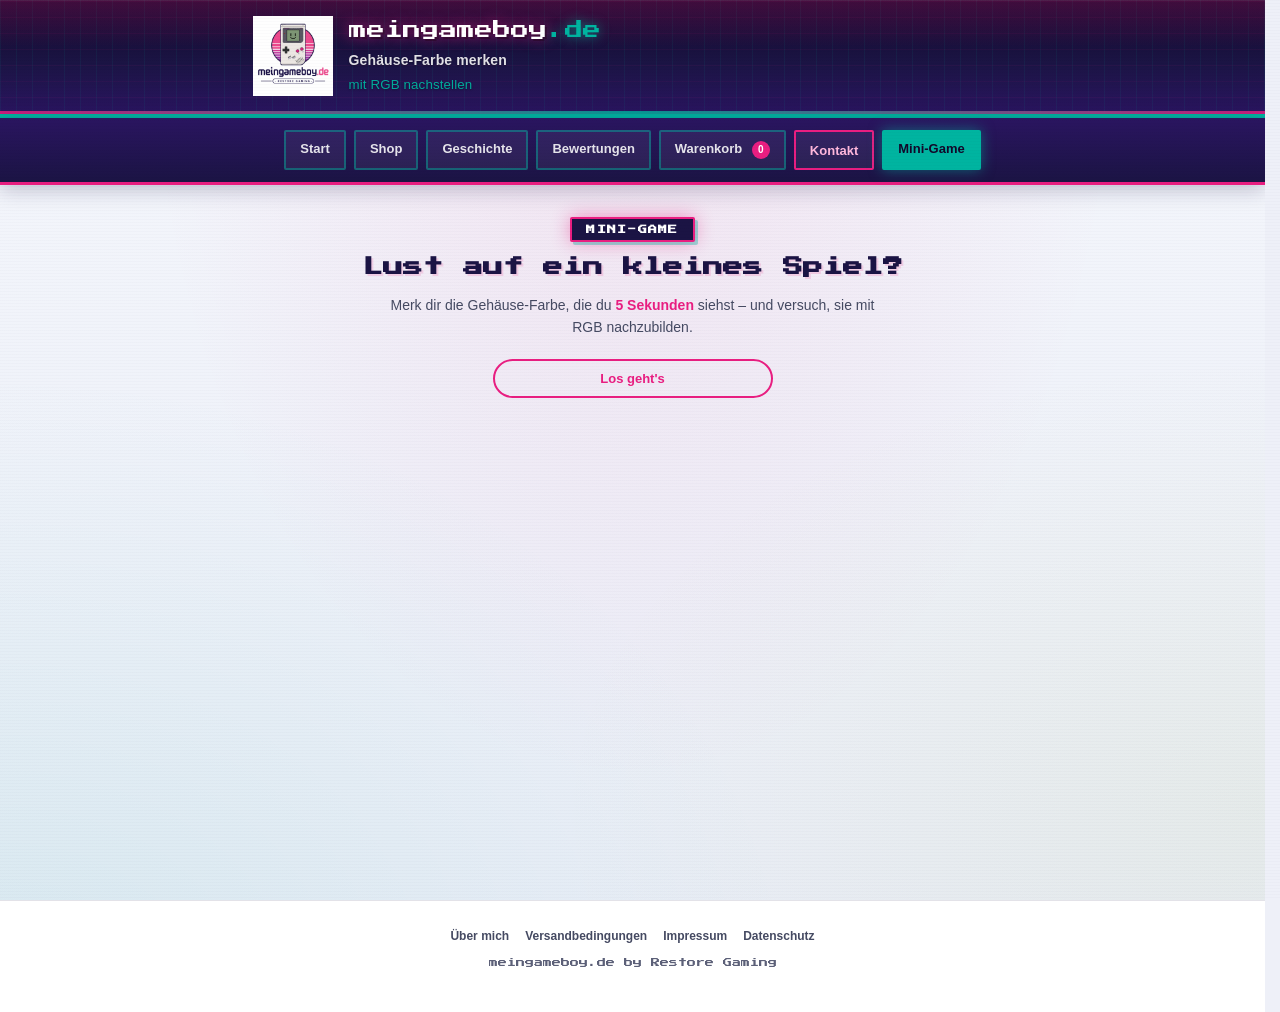
<file: spiel.html>
<!DOCTYPE html>
<html lang="de">
<head>
<meta charset="UTF-8">
<meta name="viewport" content="width=device-width, initial-scale=1.0">
<title>Mini-Game – meingameboy.de</title>
<link rel="stylesheet" href="assets/site.css?v=20260657">
</head>
<body data-page="spiel">

<header>
  <div class="site-brand">
    <a class="site-logo" href="index.html" aria-label="meingameboy.de Startseite"><img src="assets/logo.png" alt="" width="280" height="280"></a>
    <div class="site-brand-text">
      <p class="site-title"><a href="index.html">meingameboy<span class="site-domain">.de</span></a></p>
      <p class="tagline">Gehäuse-Farbe merken<span class="tagline-zweite">mit RGB nachstellen</span></p>
    </div>
  </div>
</header>

<div class="container">

<div class="page-hero spiel-hero">
  <p class="section-label">Mini-Game</p>
  <h2 class="section-title">Lust auf ein kleines Spiel?</h2>
  <p class="spiel-regeln">Merk dir die Gehäuse-Farbe, die du <strong>5 Sekunden</strong> siehst – und versuch, sie mit RGB nachzubilden.</p>
  <button type="button" class="button spiel-btn-start" id="spiel-btn-start">Los geht's</button>
</div>

<div class="spiel-wrap">

  <section class="spiel-phase" id="spiel-countdown" hidden>
    <p class="spiel-countdown-text" id="spiel-countdown-text">Auf die Plätze…</p>
  </section>

  <section class="spiel-phase" id="spiel-memorize" hidden>
    <p class="spiel-memorize-timer" id="spiel-memorize-timer">5</p>
    <div class="spiel-gb spiel-gb--lg" id="spiel-memorize-gb" aria-label="Game Boy in Ziel-Farbe"></div>
  </section>

  <section class="spiel-phase" id="spiel-guess" hidden>
    <p class="spiel-phase-hint">Stell die Gehäuse-Farbe nach:</p>
    <div class="spiel-guess-layout">
      <div class="spiel-gb spiel-gb--md" id="spiel-guess-gb" aria-label="Dein Game Boy"></div>
      <div class="spiel-sliders">
        <label class="spiel-slider spiel-slider--r">
          <span>Rot <output id="spiel-r-val">128</output></span>
          <input type="range" id="spiel-r" min="0" max="255" value="128">
        </label>
        <label class="spiel-slider spiel-slider--g">
          <span>Grün <output id="spiel-g-val">128</output></span>
          <input type="range" id="spiel-g" min="0" max="255" value="128">
        </label>
        <label class="spiel-slider spiel-slider--b">
          <span>Blau <output id="spiel-b-val">128</output></span>
          <input type="range" id="spiel-b" min="0" max="255" value="128">
        </label>
        <div class="spiel-farbe-vorschau">
          <span>Vorschau</span>
          <div id="spiel-guess-preview"></div>
        </div>
        <button type="button" class="button" id="spiel-confirm">Farbe bestätigen</button>
      </div>
    </div>
  </section>

  <section class="spiel-phase" id="spiel-result" hidden>
    <p class="spiel-score" id="spiel-score">0%</p>
    <p class="spiel-score-label" id="spiel-score-label"></p>
    <p class="spiel-fun-msg" id="spiel-fun-msg" hidden></p>
    <div class="spiel-result-vergleich">
      <div class="spiel-result-box">
        <span class="spiel-result-titel">Original-Gehäuse</span>
        <div class="spiel-gb spiel-gb--sm" id="spiel-result-target-gb"></div>
        <code id="spiel-result-target">rgb(0,0,0)</code>
      </div>
      <div class="spiel-result-box">
        <span class="spiel-result-titel">Dein Gehäuse</span>
        <div class="spiel-gb spiel-gb--sm" id="spiel-result-guess-gb"></div>
        <code id="spiel-result-guess">rgb(0,0,0)</code>
      </div>
    </div>
    <button type="button" class="button" id="spiel-again">Nochmal spielen</button>
  </section>

</div>

</div>

<footer></footer>

<script src="assets/preise.js?v=20260649"></script>
<script src="assets/site.js?v=20260650"></script>
<script src="assets/cart.js?v=20260649"></script>
<script src="assets/spiel.js?v=20260649"></script>
</body>
</html>
</file>
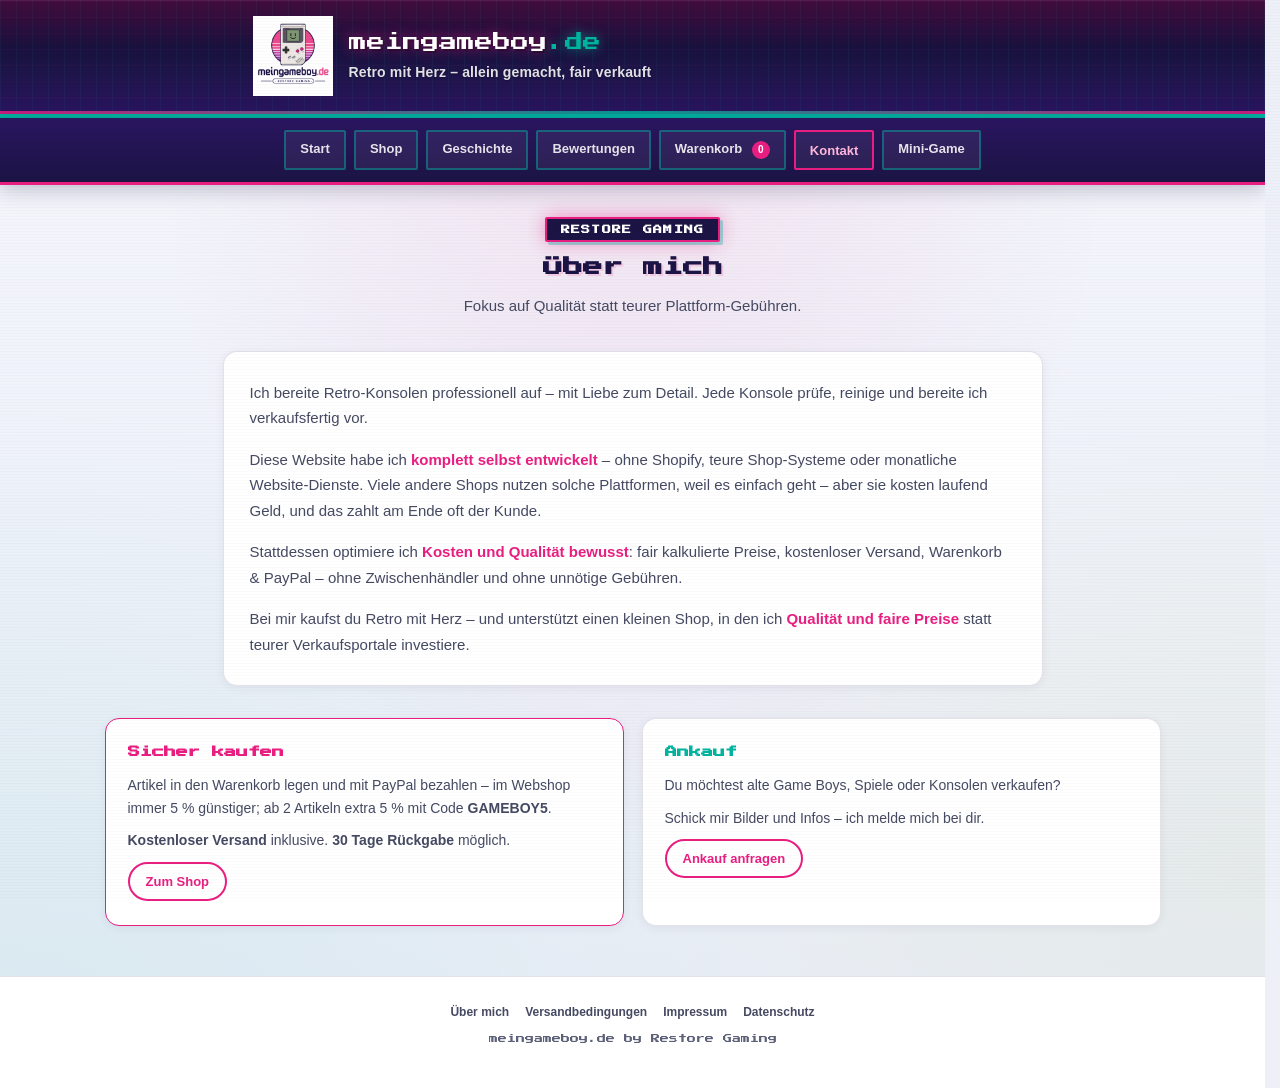
<file: ueber-uns.html>
<!DOCTYPE html>
<html lang="de">
<head>
<meta charset="UTF-8">
<meta name="viewport" content="width=device-width, initial-scale=1.0">
<title>Über mich – meingameboy.de</title>
<link rel="stylesheet" href="assets/site.css?v=20260657">
</head>
<body data-page="ueber-uns">

<header>
  <div class="site-brand">
    <a class="site-logo" href="index.html" aria-label="meingameboy.de Startseite"><img src="assets/logo.png" alt="" width="280" height="280"></a>
    <div class="site-brand-text">
      <p class="site-title"><a href="index.html">meingameboy<span class="site-domain">.de</span></a></p>
      <p class="tagline">Retro mit Herz – allein gemacht, fair verkauft</p>
    </div>
  </div>
</header>

<div class="container">

<div class="page-hero">
  <p class="section-label">Restore Gaming</p>
  <h2 class="section-title">Über mich</h2>
  <p class="section-intro">Fokus auf Qualität statt teurer Plattform-Gebühren.</p>
</div>

<div class="about-box">
<p>
Ich bereite Retro-Konsolen professionell auf – mit Liebe zum Detail.
Jede Konsole prüfe, reinige und bereite ich verkaufsfertig vor.
</p>
<p>
Diese Website habe ich <span class="about-highlight">komplett selbst entwickelt</span> – ohne Shopify,
teure Shop-Systeme oder monatliche Website-Dienste. Viele andere Shops nutzen solche
Plattformen, weil es einfach geht – aber sie kosten laufend Geld, und das zahlt am Ende
oft der Kunde.
</p>
<p>
Stattdessen optimiere ich <span class="about-highlight">Kosten und Qualität bewusst</span>:
fair kalkulierte Preise, kostenloser Versand, Warenkorb &amp; PayPal – ohne Zwischenhändler
und ohne unnötige Gebühren.
</p>
<p>
Bei mir kaufst du Retro mit Herz – und unterstützt einen kleinen Shop, in den ich
<span class="about-highlight">Qualität und faire Preise</span> statt teurer Verkaufsportale investiere.
</p>
</div>

<div class="info-grid">
<div class="info-box pink">
<h2>Sicher kaufen</h2>
<p>Artikel in den Warenkorb legen und mit PayPal bezahlen – im Webshop immer 5&nbsp;% günstiger; ab 2 Artikeln extra 5&nbsp;% mit Code <strong>GAMEBOY5</strong>.</p>
<p><strong>Kostenloser Versand</strong> inklusive. <strong>30 Tage Rückgabe</strong> möglich.</p>
<a class="button" href="shop.html">Zum Shop</a>
</div>
<div class="info-box">
<h2>Ankauf</h2>
<p>Du möchtest alte Game Boys, Spiele oder Konsolen verkaufen?</p>
<p>Schick mir Bilder und Infos – ich melde mich bei dir.</p>
<button type="button" class="button" data-kontakt>Ankauf anfragen</button>
</div>
</div>

</div>

<footer></footer>

<script src="assets/preise.js?v=20260646"></script>
<script src="assets/site.js?v=20260646"></script>
<script src="assets/cart.js?v=20260646"></script>
</body>
</html>
</file>
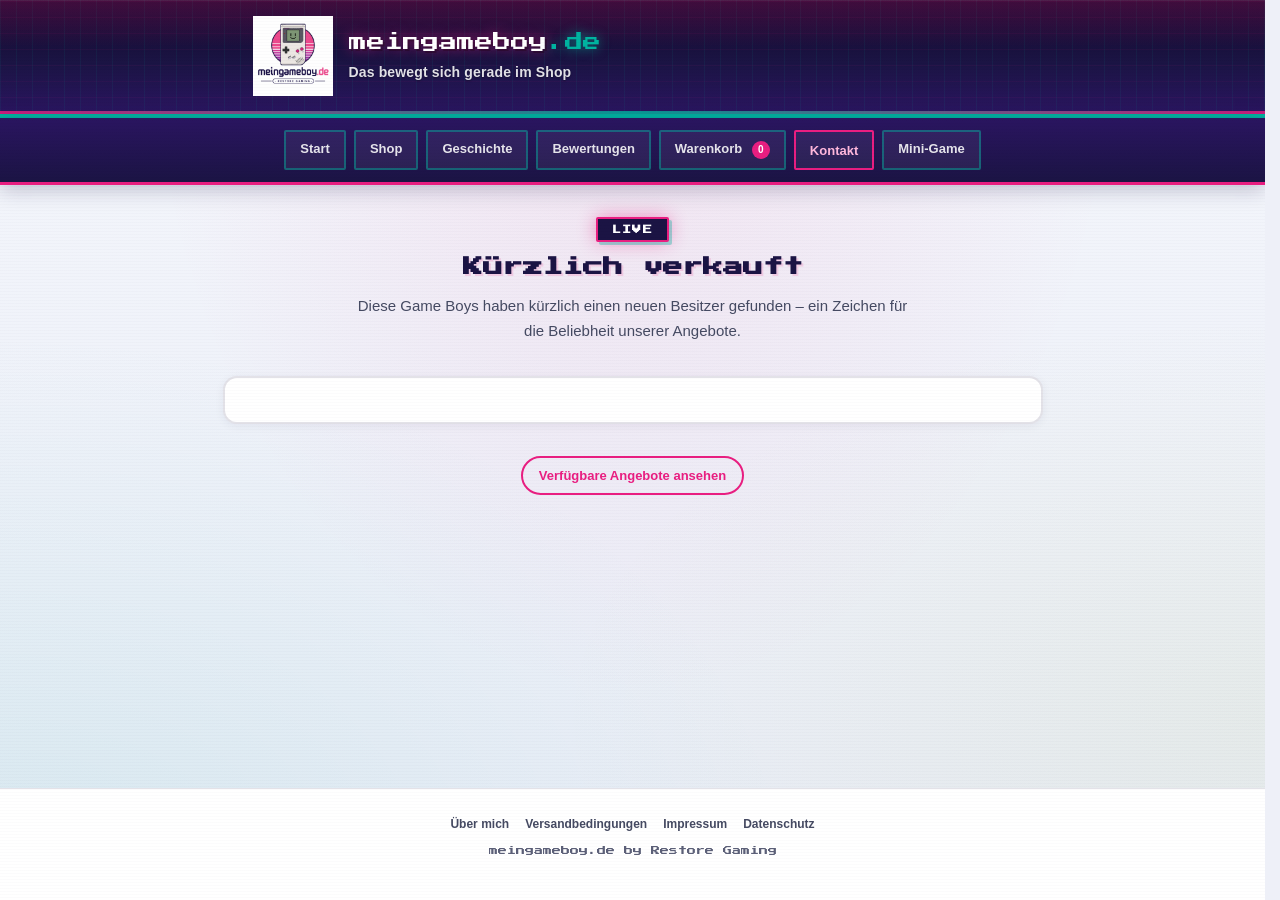
<file: verkaeufe.html>
<!DOCTYPE html>
<html lang="de">
<head>
<meta charset="UTF-8">
<meta name="viewport" content="width=device-width, initial-scale=1.0">
<title>Kürzlich verkauft – meingameboy.de</title>
<link rel="stylesheet" href="assets/site.css?v=20260657">
</head>
<body data-page="verkaeufe">

<header>
  <div class="site-brand">
    <a class="site-logo" href="index.html" aria-label="meingameboy.de Startseite"><img src="assets/logo.png" alt="" width="280" height="280"></a>
    <div class="site-brand-text">
      <p class="site-title"><a href="index.html">meingameboy<span class="site-domain">.de</span></a></p>
      <p class="tagline">Das bewegt sich gerade im Shop</p>
    </div>
  </div>
</header>

<div class="container">

<div class="page-hero">
  <p class="section-label">Live</p>
  <h2 class="section-title">Kürzlich verkauft</h2>
  <p class="section-intro">Diese Game Boys haben kürzlich einen neuen Besitzer gefunden – ein Zeichen für die Beliebheit unserer Angebote.</p>
</div>

<div class="verkaeufe-box" id="verkaeufe-box">
  <ul class="verkaeufe-liste" id="verkaeufe-liste"></ul>
</div>

<p style="text-align:center;margin-top:32px">
  <a class="button" href="shop.html">Verfügbare Angebote ansehen</a>
</p>

</div>

<footer></footer>

<script src="assets/preise.js?v=20260646"></script>
<script src="assets/site.js?v=20260646"></script>
<script src="assets/cart.js?v=20260646"></script>
<script src="assets/lager.js?v=20260638"></script>
<script>initVerkaeufeSeite(20);</script>
</body>
</html>
</file>
<file: assets/site.css>
@import url('https://fonts.googleapis.com/css2?family=Press+Start+2P&display=swap');

:root{
  --color-bg:#eef0f8;
  --color-surface:#ffffff;
  --color-surface-muted:#e4e8f2;
  --color-text:#1B1444;
  --color-text-muted:#454a62;
  --color-text-soft:#5c6078;
  --color-pink:#E91E81;
  --color-teal:#00b4a0;
  --color-navy:#1B1444;
  --color-navy-deep:#12082a;
  --color-gb-green:#8BAC0F;
  --color-border:rgba(27,20,68,.12);
  --color-border-strong:rgba(27,20,68,.18);
  --shadow-sm:0 2px 10px rgba(27,20,68,.06);
  --shadow-md:0 8px 28px rgba(27,20,68,.08);
  --shadow-lg:0 16px 40px rgba(27,20,68,.1);
  --shadow-neon-pink:0 0 18px rgba(233,30,129,.45);
  --shadow-neon-teal:0 0 18px rgba(0,180,160,.4);
}

*{box-sizing:border-box}

html{
  overflow-x:clip;
  scrollbar-gutter:stable;
}

body{
  margin:0;
  background:var(--color-bg);
  color:var(--color-text);
  font-family:Arial,sans-serif;
  min-height:100vh;
  display:flex;
  flex-direction:column;
  overflow-x:clip;
  width:100%;
  max-width:100%;
  background-image:
    radial-gradient(ellipse at 50% 0%, rgba(233,30,129,.09), transparent 55%),
    radial-gradient(ellipse at 0% 100%, rgba(0,180,160,.08), transparent 45%),
    radial-gradient(ellipse at 100% 80%, rgba(139,172,15,.06), transparent 40%),
    linear-gradient(180deg, #f5f7fc 0%, #e8ecf6 100%);
}

body::before{
  content:"";
  position:fixed;
  inset:0;
  pointer-events:none;
  z-index:9999;
  opacity:.04;
  background:repeating-linear-gradient(
    0deg,
    transparent,
    transparent 2px,
    rgba(27,20,68,.35) 2px,
    rgba(27,20,68,.35) 3px
  );
}

body.modal-open{
  overflow:hidden;
}

img{
  max-width:100%;
}

a{color:inherit}

header{
  position:relative;
  text-align:left;
  padding:16px 20px 18px;
  display:flex;
  flex-direction:column;
  align-items:center;
  justify-content:center;
  box-sizing:border-box;
  overflow:hidden;
  background:
    linear-gradient(180deg, rgba(233,30,129,.22) 0%, transparent 42%),
    repeating-linear-gradient(
      90deg,
      rgba(0,180,160,.07) 0,
      rgba(0,180,160,.07) 1px,
      transparent 1px,
      transparent 16px
    ),
    repeating-linear-gradient(
      0deg,
      rgba(233,30,129,.05) 0,
      rgba(233,30,129,.05) 1px,
      transparent 1px,
      transparent 16px
    ),
    linear-gradient(180deg, var(--color-navy-deep) 0%, var(--color-navy) 55%, #2a1560 100%);
  border-bottom:4px solid var(--color-teal);
  box-shadow:
    0 4px 28px rgba(233,30,129,.35),
    0 6px 0 rgba(0,180,160,.35),
    inset 0 1px 0 rgba(255,255,255,.08);
}

header::after{
  content:"";
  position:absolute;
  left:0;
  right:0;
  bottom:0;
  height:3px;
  background:linear-gradient(90deg, var(--color-pink), var(--color-teal), var(--color-pink));
  opacity:.85;
}

.site-brand{
  display:flex;
  align-items:center;
  gap:16px;
  width:100%;
  max-width:760px;
  position:relative;
  z-index:1;
}

.site-logo{
  display:block;
  line-height:0;
  margin:0;
  padding:0;
  border-radius:0;
  background:transparent;
  box-shadow:none;
  text-decoration:none;
  flex-shrink:0;
  transition:opacity .2s ease;
}

.site-logo:hover{
  transform:none;
  box-shadow:none;
  opacity:.88;
}

.site-logo img{
  width:80px;
  height:auto;
  display:block;
}

.site-brand-text{
  flex:1;
  min-width:0;
}

.site-title{
  margin:0 0 6px;
  font-family:'Press Start 2P',monospace;
  font-size:clamp(13px, 3.2vw, 18px);
  line-height:1.45;
}

.site-title a{
  color:#fff;
  text-decoration:none;
  text-shadow:0 0 14px rgba(233,30,129,.65), 2px 2px 0 rgba(0,0,0,.35);
}

.site-title .site-domain{
  color:var(--color-teal);
  white-space:nowrap;
  text-shadow:0 0 12px rgba(0,180,160,.7);
}

.badge{
  display:inline-block;
  border:2px solid var(--color-pink);
  color:var(--color-pink);
  padding:10px 22px;
  border-radius:10px;
  font-family:'Press Start 2P',monospace;
  font-size:12px;
  margin:0 0 16px;
  flex-shrink:0;
}

header h1{
  margin:0;
  font-family:'Press Start 2P',monospace;
  font-size:38px;
  color:var(--color-text);
  text-shadow:none;
  line-height:1.25;
  flex-shrink:0;
  max-width:100%;
}

header h1 a{color:inherit;text-decoration:none}

header h1 .site-domain{
  white-space:nowrap;
  color:var(--color-pink);
}

header .tagline{
  color:rgba(255,255,255,.88);
  font-family:Arial,sans-serif;
  font-size:14px;
  font-weight:600;
  line-height:1.5;
  margin:0;
  max-width:none;
  padding:0;
  display:flex;
  flex-direction:column;
  justify-content:center;
  letter-spacing:.01em;
  text-align:left;
  text-shadow:0 1px 2px rgba(0,0,0,.35);
}

header .tagline .tagline-zweite{
  display:block;
  margin-top:4px;
  font-size:.95em;
  font-weight:400;
  color:rgba(0,180,160,.95);
  opacity:1;
}

.aktions-details{
  margin:0 0 18px;
  display:flex;
  flex-direction:column;
  gap:8px;
}

.aktions-details p{
  margin:0;
  padding:10px 14px;
  border-radius:10px;
  background:var(--color-surface-muted);
  border:1px solid var(--color-border);
  color:var(--color-text-muted);
  font-size:14px;
  line-height:1.5;
}

.perk-detail{
  display:block;
  margin-top:2px;
  line-height:1.45;
}

.site-nav{
  display:flex;
  justify-content:center;
  flex-wrap:wrap;
  gap:8px;
  padding:12px 16px;
  background:linear-gradient(180deg, #2a1560, var(--color-navy));
  border-bottom:3px solid var(--color-pink);
  position:sticky;
  top:0;
  z-index:100;
  width:100%;
  max-width:100%;
  box-shadow:0 4px 20px rgba(27,20,68,.25);
}

.site-nav a,
.site-nav button{
  border:2px solid rgba(0,180,160,.45);
  background:rgba(255,255,255,.06);
  color:rgba(255,255,255,.88);
  padding:9px 14px;
  border-radius:2px;
  font-size:13px;
  font-weight:bold;
  text-decoration:none;
  cursor:pointer;
  font-family:Arial,sans-serif;
  transition:.2s;
}

.site-nav a:hover,
.site-nav button:hover{
  color:#fff;
  border-color:var(--color-teal);
  background:rgba(0,180,160,.18);
  box-shadow:0 0 12px rgba(0,180,160,.35);
}

.site-nav a.active{
  color:var(--color-navy-deep);
  background:var(--color-teal);
  border-color:var(--color-teal);
  box-shadow:0 0 14px rgba(0,180,160,.5);
}

.site-nav .nav-kontakt{
  border-color:var(--color-pink);
  color:#ffb8dc;
}

.site-nav .nav-kontakt:hover{
  background:var(--color-pink);
  color:#fff;
  box-shadow:var(--shadow-neon-pink);
}

.container{
  max-width:min(1100px,100%);
  margin:auto;
  padding:32px 22px 50px;
  flex:1;
  width:100%;
}

.container.wide{max-width:min(1300px,100%)}

.page-hero{
  text-align:center;
  margin-bottom:32px;
}

.section-label{
  display:inline-block;
  margin:0 0 10px;
  padding:6px 14px;
  border-radius:2px;
  background:var(--color-navy);
  border:2px solid var(--color-pink);
  color:#fff;
  font-size:9px;
  font-weight:bold;
  letter-spacing:.14em;
  text-transform:uppercase;
  font-family:'Press Start 2P',monospace;
  box-shadow:3px 3px 0 rgba(0,180,160,.35), var(--shadow-neon-pink);
}

.section-title{
  margin:0 0 12px;
  color:var(--color-text);
  font-family:'Press Start 2P',monospace;
  font-size:20px;
  line-height:1.5;
  text-shadow:2px 2px 0 rgba(233,30,129,.15);
}

.section-intro{
  margin:0 auto;
  max-width:560px;
  color:var(--color-text-muted);
  font-size:15px;
  line-height:1.65;
}

.perks{
  display:flex;
  flex-wrap:wrap;
  justify-content:center;
  gap:10px;
  margin:0 0 28px;
}

.perk{
  flex:1 1 150px;
  max-width:220px;
  padding:14px 14px 14px 16px;
  border-radius:2px;
  border:2px solid var(--color-pink);
  border-left:4px solid var(--color-teal);
  background:var(--color-surface);
  font-size:13px;
  line-height:1.5;
  color:var(--color-text-muted);
  text-align:left;
  box-shadow:3px 3px 0 rgba(0,180,160,.25);
}

.perk strong{
  display:block;
  color:var(--color-pink);
  font-size:11px;
  margin-bottom:5px;
  line-height:1.45;
}

.aktions-banner{
  text-align:center;
  margin:0 auto 24px;
  max-width:680px;
  padding:22px 24px;
  border-radius:2px;
  border:3px solid var(--color-pink);
  background:linear-gradient(160deg, var(--color-surface), rgba(233,30,129,.06));
  box-shadow:4px 4px 0 rgba(0,180,160,.3), var(--shadow-neon-pink);
}

.aktions-tag{
  display:inline-block;
  margin-bottom:10px;
  padding:6px 14px;
  border-radius:2px;
  background:var(--color-teal);
  color:var(--color-navy-deep);
  font-size:8px;
  font-weight:bold;
  letter-spacing:.14em;
  font-family:'Press Start 2P',monospace;
  border:2px solid var(--color-navy-deep);
  box-shadow:2px 2px 0 rgba(233,30,129,.4);
}

.aktions-headline{
  display:block;
  font-family:'Press Start 2P',monospace;
  font-size:13px;
  color:var(--color-text);
  line-height:1.65;
  margin:0 0 10px;
  text-shadow:none;
}

.aktions-lead{
  margin:0 0 14px;
  color:var(--color-pink);
  font-size:15px;
  font-weight:bold;
  line-height:1.45;
}

.aktions-code{
  display:inline-block;
  padding:2px 8px;
  border-radius:6px;
  background:rgba(233,30,129,.1);
  border:1px solid rgba(233,30,129,.35);
  color:var(--color-pink);
  font-family:'Press Start 2P',monospace;
  font-size:9px;
  letter-spacing:.04em;
  vertical-align:middle;
}

.aktions-cta{
  display:inline-block;
  margin-top:4px;
  padding:12px 22px;
  font-size:13px;
}

.site-hinweis-urlaub{
  margin:0 auto 20px;
  max-width:680px;
  padding:14px 18px;
  border-radius:12px;
  border:1px solid rgba(255,180,0,.45);
  background:#fffbeb;
  color:#6b5a20;
  font-size:14px;
  line-height:1.55;
  text-align:center;
}

.site-hinweis-urlaub strong{
  display:block;
  margin-bottom:4px;
  font-family:'Press Start 2P',monospace;
  font-size:9px;
  color:#c98600;
  letter-spacing:.06em;
}

.site-hinweis-kontakt{
  margin:28px auto 0;
  max-width:680px;
  padding:20px 22px;
  border-radius:14px;
  border:1px solid var(--color-border);
  background:var(--color-surface);
  box-shadow:var(--shadow-sm);
  text-align:center;
}

.site-hinweis-kontakt p{
  margin:0 0 14px;
  color:var(--color-text-muted);
  font-size:15px;
  line-height:1.6;
}

.site-hinweis-kontakt .button{
  font-size:13px;
  padding:11px 20px;
}

.aktions-banner strong{
  display:block;
  font-family:'Press Start 2P',monospace;
  font-size:12px;
  color:var(--color-text);
  margin-bottom:8px;
}

.aktions-text{
  margin:0;
  color:var(--color-text-muted);
  font-size:14px;
  line-height:1.6;
}

.aktions-text--spiel{
  margin-top:12px;
  padding-top:12px;
  border-top:1px solid rgba(0,180,160,.2);
  font-size:13px;
  line-height:1.55;
}

.aktions-text--spiel a{
  color:#00b4a0;
  text-decoration:none;
  font-weight:bold;
}

.aktions-text--spiel a:hover{color:#E91E81}

.teaser-grid{
  display:grid;
  grid-template-columns:repeat(3,1fr);
  gap:16px;
  margin:36px 0 8px;
}

.teaser-card{
  display:block;
  padding:22px 18px;
  border-radius:14px;
  border:1px solid var(--color-border);
  background:var(--color-surface);
  text-decoration:none;
  transition:.2s;
  box-shadow:var(--shadow-sm);
}

.teaser-card:hover{
  transform:translateY(-3px);
  border-color:var(--color-teal);
  box-shadow:var(--shadow-md);
}

.teaser-card.pink{border-color:rgba(233,30,129,.35)}
.teaser-card.pink:hover{border-color:#E91E81;box-shadow:0 8px 24px rgba(233,30,129,.15)}

.teaser-card h3{
  margin:0 0 8px;
  font-family:'Press Start 2P',monospace;
  font-size:10px;
  color:#00b4a0;
  line-height:1.6;
}

.teaser-card.pink h3{color:#E91E81}

.teaser-card p{
  margin:0;
  font-size:13px;
  line-height:1.55;
  color:var(--color-text-muted);
}

.teaser-card .teaser-link{
  display:inline-block;
  margin-top:12px;
  font-size:12px;
  font-weight:bold;
  color:#00b4a0;
}

.teaser-card.pink .teaser-link{color:#E91E81}

.kauf-erfolg-banner{
  width:100%;
  max-width:680px;
  margin:0 auto 28px;
}

.kauf-erfolg-banner .kauf-perk{
  width:100%;
  max-width:100%;
  box-sizing:border-box;
  text-align:center;
  padding:22px 20px;
  border-radius:14px;
  border:2px solid rgba(0,180,160,.5);
  background:rgba(0,180,160,.1);
  color:#eee;
  font-size:15px;
  line-height:1.65;
  box-shadow:0 0 24px rgba(0,180,160,.15);
}

.kauf-erfolg-banner .kauf-perk strong{
  display:block;
  color:#00b4a0;
  font-family:'Press Start 2P',monospace;
  font-size:11px;
  line-height:1.6;
  margin-bottom:10px;
}

.verkaeufe-box{
  max-width:820px;
  margin:0 auto;
  padding:22px 24px;
  border-radius:14px;
  border:2px solid rgba(233,30,129,.35);
  background:rgba(233,30,129,.06);
}

.verkaeufe-box h3{
  margin:0 0 16px;
  text-align:center;
  font-family:'Press Start 2P',monospace;
  font-size:11px;
  color:#E91E81;
  line-height:1.6;
}

.verkaeufe-liste{
  list-style:none;
  margin:0;
  padding:0;
}

.verkaeufe-liste li{
  display:flex;
  align-items:center;
  gap:14px;
  padding:12px 0;
  border-bottom:1px solid rgba(255,255,255,.08);
  font-size:14px;
}

.verkaeufe-liste li:last-child{border-bottom:none;padding-bottom:0}
.verkaeufe-liste li:first-child{padding-top:0}

.verkaeufe-bild{
  width:56px;
  height:56px;
  object-fit:contain;
  object-position:center;
  border-radius:0;
  border:none;
  background:transparent;
  flex-shrink:0;
  filter:drop-shadow(0 3px 6px rgba(27,20,68,.18));
}

/* Freigestellte Produktbilder – Schweben (PNG ohne Hintergrund) */
.produkt-bild--float{
  flex-shrink:0;
  height:280px;
  display:flex;
  align-items:center;
  justify-content:center;
  position:relative;
  margin:0 0 4px;
}

.produkt-bild--float a{
  display:flex;
  align-items:center;
  justify-content:center;
  width:100%;
  height:100%;
}

.produkt-bild--float img{
  width:auto;
  max-width:92%;
  height:260px;
  object-fit:contain;
  object-position:center;
  background:transparent !important;
  border-radius:0;
  padding:0 !important;
  box-sizing:border-box;
  filter:
    drop-shadow(0 16px 22px rgba(27,20,68,.28))
    drop-shadow(0 6px 14px rgba(233,30,129,.22));
  animation:produktSchweben 4.5s ease-in-out infinite;
  will-change:transform;
}

.produkt:hover .produkt-bild--float img{
  filter:
    drop-shadow(0 20px 28px rgba(27,20,68,.34))
    drop-shadow(0 8px 18px rgba(0,180,160,.28));
}

.kategorie-bild--float{
  height:220px;
  display:flex;
  align-items:center;
  justify-content:center;
  background:linear-gradient(160deg,var(--color-surface),var(--color-surface-muted));
  overflow:visible;
}

.kategorie-bild--float img{
  width:auto;
  max-width:88%;
  height:200px;
  object-fit:contain;
  object-position:center;
  background:transparent;
  padding:0;
  filter:
    drop-shadow(0 16px 22px rgba(27,20,68,.28))
    drop-shadow(0 6px 14px rgba(233,30,129,.22));
  animation:produktSchweben 5s ease-in-out infinite;
}

.kategorie-karte:hover .kategorie-bild--float img{
  filter:
    drop-shadow(0 18px 26px rgba(27,20,68,.32))
    drop-shadow(0 8px 16px rgba(0,180,160,.26));
}

.kategorie-karte.kategorie-alle .kategorie-bild--float{
  align-items:flex-start;
  justify-content:center;
  padding-top:8px;
  height:auto;
  min-height:0;
}

.kategorie-karte.kategorie-alle .kategorie-bild--float img{
  max-width:94%;
  height:auto;
  max-height:200px;
  object-position:top center;
  transform-origin:top center;
}

@keyframes produktSchweben{
  0%,100%{transform:translateY(0)}
  50%{transform:translateY(-10px)}
}

@media (prefers-reduced-motion:reduce){
  body::before{display:none}
  .produkt-bild--float img,
  .kategorie-bild--float img{animation:none}
}

@media(max-width:600px){
  .produkt-bild--float{height:220px}
  .produkt-bild--float img{height:200px;max-width:88%}
  .kategorie-bild--float{height:200px}
  .kategorie-bild--float img{height:180px}
  .kategorie-karte.kategorie-alle .kategorie-bild--float img{height:190px}
}

.verkaeufe-inhalt{display:flex;flex-direction:column;gap:4px;min-width:0}
.verkaeufe-name{font-weight:bold;color:#fff}
.verkaeufe-datum{font-size:12px;color:#888}

.bewertungen{margin:0}

.bewertungen-intro{
  text-align:center;
  color:#aaa;
  font-size:15px;
  line-height:1.6;
  max-width:640px;
  margin:0 auto 28px;
}

.bewertungen-stats{
  display:grid;
  grid-template-columns:repeat(4,1fr);
  gap:14px;
  margin-bottom:24px;
}

.bewertung-stat{
  text-align:center;
  padding:18px 12px;
  border-radius:12px;
  background:var(--color-surface);
  border:1px solid rgba(0,180,160,.25);
}

.bewertung-stat.highlight{
  border-color:#E91E81;
  background:rgba(233,30,129,.08);
}

.bewertung-stat strong{
  display:block;
  font-family:'Press Start 2P',monospace;
  font-size:16px;
  color:#00b4a0;
  margin-bottom:8px;
}

.bewertung-stat.highlight strong{color:#E91E81}

.bewertung-stat span{font-size:12px;color:#999;line-height:1.4}

.bewertungen-details{
  display:grid;
  grid-template-columns:repeat(4,1fr);
  gap:12px;
  margin-bottom:28px;
}

.bewertung-detail{
  text-align:center;
  padding:12px;
  border-radius:10px;
  background:rgba(13,16,36,.6);
  font-size:12px;
  color:#bbb;
}

.bewertung-detail .stars{
  display:block;
  color:#ffe600;
  margin-bottom:6px;
  letter-spacing:2px;
}

.bewertungen-grid{
  display:grid;
  grid-template-columns:repeat(2,1fr);
  gap:18px;
}

.bewertung-karte{
  margin:0;
  padding:20px 18px;
  border-radius:14px;
  background:var(--color-surface);
  border:1px solid rgba(0,180,160,.2);
}

.bewertung-karte .stars{color:#ffe600;letter-spacing:2px;margin-bottom:10px;font-size:14px}

.bewertung-text{
  margin:0 0 14px;
  font-size:14px;
  line-height:1.65;
  color:#ddd;
  font-style:italic;
}

.bewertung-meta{margin:0;font-size:12px;color:#888}

.bewertungen-hinweis{
  text-align:center;
  margin:24px 0 0;
  font-size:12px;
  color:#666;
}

.about-box{
  max-width:820px;
  margin:0 auto;
  padding:28px 26px;
  border-radius:14px;
  border:2px solid rgba(0,180,160,.35);
  background:var(--color-surface);
}

.about-box h2{
  margin:0 0 18px;
  font-family:'Press Start 2P',monospace;
  font-size:16px;
  color:#00b4a0;
  line-height:1.6;
  text-align:center;
}

.about-box p{
  margin:0 0 16px;
  font-size:15px;
  line-height:1.7;
  color:#ccc;
}

.about-box p:last-child{margin-bottom:0}

.about-highlight{color:#E91E81;font-weight:bold}

.geschichte-timeline{
  list-style:none;
  margin:0;
  padding:0;
  max-width:820px;
  margin-left:auto;
  margin-right:auto;
  position:relative;
}

.geschichte-timeline::before{
  content:"";
  position:absolute;
  left:18px;
  top:8px;
  bottom:8px;
  width:3px;
  background:linear-gradient(180deg,#E91E81,#00b4a0);
  border-radius:3px;
  opacity:.45;
}

.geschichte-item{
  position:relative;
  padding:0 0 28px 52px;
}

.geschichte-item:last-child{padding-bottom:0}

.geschichte-item::before{
  content:"";
  position:absolute;
  left:10px;
  top:22px;
  width:18px;
  height:18px;
  border-radius:50%;
  background:var(--color-surface);
  border:3px solid #00b4a0;
  box-shadow:0 0 12px rgba(0,180,160,.45);
  z-index:1;
}

.geschichte-item--neben::before{border-color:#E91E81;box-shadow:0 0 12px rgba(233,30,129,.4)}

.geschichte-meta{
  display:flex;
  flex-wrap:wrap;
  align-items:center;
  gap:10px;
  margin-bottom:10px;
}

.geschichte-jahr{
  font-family:'Press Start 2P',monospace;
  font-size:11px;
  color:#00b4a0;
  line-height:1.5;
}

.geschichte-modell{
  padding:3px 10px;
  border-radius:999px;
  background:rgba(233,30,129,.12);
  border:1px solid rgba(233,30,129,.4);
  color:#E91E81;
  font-size:11px;
  font-weight:bold;
  letter-spacing:.04em;
}

.geschichte-karte{
  padding:22px 20px;
  border-radius:14px;
  border:2px solid rgba(233,30,129,.35);
  background:linear-gradient(160deg,var(--color-surface),var(--color-surface-muted));
  box-shadow:0 0 20px rgba(233,30,129,.12);
}

.geschichte-karte h3{
  margin:0 0 10px;
  font-family:'Press Start 2P',monospace;
  font-size:13px;
  color:#fff;
  line-height:1.55;
}

.geschichte-intro{
  margin:0 0 14px;
  font-size:14px;
  line-height:1.65;
  color:#aaa;
}

.geschichte-neu{
  margin:0;
  padding:0;
  list-style:none;
  font-size:14px;
  line-height:1.65;
  color:#ccc;
}

.geschichte-neu li{
  position:relative;
  padding:0 0 8px 18px;
}

.geschichte-neu li:last-child{padding-bottom:0}

.geschichte-neu li::before{
  content:"▸";
  position:absolute;
  left:0;
  color:#00b4a0;
  font-weight:bold;
}

.geschichte-neu strong{color:#fff}

.geschichte-shop-link{
  display:inline-block;
  margin-top:16px;
  font-size:13px;
  font-weight:bold;
  color:#00b4a0;
  text-decoration:none;
}

.geschichte-shop-link:hover{color:#E91E81}

.geschichte-abschluss{
  max-width:820px;
  margin:36px auto 0;
  padding:26px 24px;
  border-radius:14px;
  border:2px solid rgba(0,180,160,.35);
  background:var(--color-surface);
  text-align:center;
}

.geschichte-abschluss h3{
  margin:0 0 12px;
  font-family:'Press Start 2P',monospace;
  font-size:12px;
  color:#00b4a0;
  line-height:1.6;
}

.geschichte-abschluss p{
  margin:0 0 20px;
  font-size:14px;
  line-height:1.7;
  color:#aaa;
}

.geschichte-abschluss .button{display:inline-block}

/* Spiel – RGB-Checker */
.spiel-hero .spiel-btn-start{
  display:inline-block;
  margin-top:8px;
  min-width:220px;
}

.spiel-wrap{
  max-width:720px;
  margin:0 auto;
  min-height:420px;
}

.spiel-phase{
  text-align:center;
}

.spiel-karte{
  padding:28px 24px;
  border-radius:14px;
  border:2px solid rgba(233,30,129,.4);
  background:linear-gradient(160deg,var(--color-surface),var(--color-surface-muted));
  text-align:left;
}

.spiel-karte h3{
  margin:0 0 16px;
  font-family:'Press Start 2P',monospace;
  font-size:12px;
  color:#00b4a0;
  line-height:1.6;
  text-align:center;
}

.spiel-regeln{
  max-width:520px;
  margin:0 auto 12px;
  padding:0 14px;
  color:#ccc;
  font-size:14px;
  line-height:1.6;
  text-align:center;
}

.spiel-regeln strong{color:#E91E81}

.spiel-rabatt-regel{
  max-width:520px;
  margin:0 auto 22px;
  padding:12px 14px;
  border-radius:10px;
  border:1px solid rgba(0,180,160,.25);
  background:rgba(0,180,160,.06);
  color:#bbb;
  font-size:13px;
  line-height:1.55;
  text-align:center;
}

.spiel-rabatt-regel strong{color:#00b4a0}

.spiel-rabatt-beispiel{
  display:block;
  margin:6px 0;
  color:#ccc;
  font-size:12px;
}

.spiel-btn-start{
  display:block;
  width:100%;
  max-width:280px;
  margin:0 auto;
}

.spiel-countdown-text{
  font-family:'Press Start 2P',monospace;
  font-size:clamp(18px,5vw,28px);
  color:#00b4a0;
  text-shadow:0 0 24px rgba(0,180,160,.5);
  margin:80px 0;
  line-height:1.5;
}

.spiel-countdown-text.spiel-pop{
  animation:spielPop .45s ease;
}

@keyframes spielPop{
  0%{transform:scale(.7);opacity:.3}
  60%{transform:scale(1.08)}
  100%{transform:scale(1);opacity:1}
}

.spiel-phase-hint{
  margin:0 0 12px;
  font-size:15px;
  color:#aaa;
}

.spiel-memorize-timer{
  font-family:'Press Start 2P',monospace;
  font-size:48px;
  color:#E91E81;
  text-shadow:0 0 20px rgba(233,30,129,.5);
  margin:0 0 20px;
  line-height:1;
}

.spiel-gb{
  margin:0 auto;
  filter:drop-shadow(0 12px 20px rgba(0,0,0,.5));
}

.spiel-gb-svg{
  width:100%;
  height:auto;
  display:block;
}

.spiel-gb--lg{width:min(200px,58vw)}
.spiel-gb--md{width:150px}
.spiel-gb--sm{width:105px}

.spiel-guess-layout{
  display:flex;
  flex-wrap:wrap;
  align-items:center;
  justify-content:center;
  gap:28px;
  margin-top:8px;
}

.spiel-sliders{
  flex:1;
  min-width:240px;
  max-width:320px;
  text-align:left;
}

.spiel-slider{
  display:block;
  margin-bottom:18px;
}

.spiel-slider span{
  display:flex;
  justify-content:space-between;
  font-size:13px;
  font-weight:bold;
  margin-bottom:8px;
}

.spiel-slider--r span{color:#ff6b6b}
.spiel-slider--g span{color:#51cf66}
.spiel-slider--b span{color:#74c0fc}

.spiel-slider input[type="range"]{
  width:100%;
  accent-color:#00b4a0;
  cursor:pointer;
}

.spiel-farbe-vorschau{
  display:flex;
  align-items:center;
  gap:12px;
  margin:20px 0;
  font-size:13px;
  color:#888;
}

.spiel-farbe-vorschau div{
  width:48px;
  height:48px;
  border-radius:10px;
  border:2px solid rgba(255,255,255,.2);
  box-shadow:0 4px 12px rgba(0,0,0,.35);
}

.spiel-sliders .button{
  width:100%;
  margin-top:4px;
}

.spiel-score{
  font-family:'Press Start 2P',monospace;
  font-size:clamp(32px,10vw,52px);
  margin:0 0 12px;
  line-height:1.2;
}

.spiel-score--high{color:#00b4a0;text-shadow:0 0 24px rgba(0,180,160,.45)}
.spiel-score--mid{color:#ffd43b;text-shadow:0 0 20px rgba(255,212,59,.35)}
.spiel-score--low{color:#E91E81;text-shadow:0 0 20px rgba(233,30,129,.35)}

.spiel-score-label{
  margin:0 0 28px;
  font-size:15px;
  color:#aaa;
}

.spiel-result-vergleich{
  display:flex;
  flex-wrap:wrap;
  justify-content:center;
  gap:24px;
  margin-bottom:28px;
}

.spiel-result-box{
  padding:18px 16px;
  border-radius:14px;
  border:2px solid rgba(0,180,160,.3);
  background:var(--color-surface);
  min-width:160px;
}

.spiel-result-titel{
  display:block;
  font-size:11px;
  font-weight:bold;
  letter-spacing:.08em;
  text-transform:uppercase;
  color:#888;
  margin-bottom:12px;
}

.spiel-result-box code{
  display:block;
  margin-top:8px;
  font-size:11px;
  color:#888;
  word-break:break-all;
}

.spiel-fun-msg{
  margin:0 auto 18px;
  max-width:520px;
  padding:12px 14px;
  border-radius:10px;
  background:rgba(233,30,129,.1);
  border:1px solid rgba(233,30,129,.35);
  color:#ddd;
  font-size:14px;
  line-height:1.55;
  text-align:center;
}

.spiel-rabatt-box{
  margin:20px auto 16px;
  max-width:420px;
  padding:18px 20px;
  border-radius:14px;
  border:2px solid rgba(0,180,160,.35);
  background:rgba(13,16,36,.85);
  text-align:center;
}

.spiel-rabatt-titel{
  margin:0 0 8px;
  font-size:12px;
  font-weight:bold;
  letter-spacing:.08em;
  text-transform:uppercase;
  color:#00b4a0;
}

.spiel-rabatt-wert{
  margin:0 0 6px;
  font-family:'Press Start 2P',monospace;
  font-size:28px;
  color:#E91E81;
  text-shadow:0 0 20px rgba(233,30,129,.45);
}

.spiel-rabatt-prozent{
  margin:0 0 12px;
  font-size:14px;
  color:#ccc;
  line-height:1.5;
}

.spiel-rabatt-code-wrap{
  margin:0 0 10px;
}

.spiel-rabatt-code{
  display:inline-block;
  padding:10px 18px;
  border-radius:10px;
  background:#070817;
  border:2px solid #E91E81;
  color:#E91E81;
  font-size:22px;
  font-weight:bold;
  letter-spacing:.12em;
}

.spiel-rabatt-info{
  margin:0 0 14px;
  font-size:13px;
  line-height:1.5;
  color:#999;
}

.spiel-rabatt-copy{
  margin:0 auto;
}

.spiel-rabatt-fallback{
  margin:16px auto 0;
  max-width:420px;
  font-size:13px;
  line-height:1.55;
  color:#888;
  text-align:center;
}

.tagline a{
  color:#00b4a0;
  text-decoration:underline;
}

.tagline a:hover{color:#E91E81}

.aktions-text a{
  color:#00b4a0;
  text-decoration:underline;
}

.perk a{color:#00b4a0}

.info-grid{
  display:grid;
  grid-template-columns:1fr 1fr;
  gap:18px;
  margin-top:32px;
}

.info-box{
  padding:24px 22px;
  border-radius:14px;
  border:2px solid #00b4a0;
  background:var(--color-surface);
}

.info-box.pink{border-color:#E91E81}

.info-box h2{
  margin:0 0 12px;
  font-family:'Press Start 2P',monospace;
  font-size:12px;
  color:#00b4a0;
  line-height:1.6;
}

.info-box.pink h2{color:#E91E81}

.info-box p{margin:0 0 10px;font-size:14px;line-height:1.6;color:#bbb}

.button{
  display:inline-block;
  border:2px solid var(--color-pink);
  color:var(--color-pink);
  padding:10px 16px;
  border-radius:999px;
  text-decoration:none;
  font-weight:bold;
  font-size:13px;
  transition:.2s;
  cursor:pointer;
  background:transparent;
  font-family:Arial,sans-serif;
}

.button:hover{
  background:var(--color-pink);
  color:#fff;
}

footer{
  text-align:center;
  padding:28px 20px 32px;
  color:var(--color-text-soft);
  font-size:12px;
  border-top:1px solid var(--color-border);
  margin-top:auto;
  background:var(--color-surface);
}

.footer-links{
  display:flex;
  justify-content:center;
  flex-wrap:wrap;
  gap:16px;
  margin-bottom:12px;
}

.footer-links a{
  color:#E91E81;
  text-decoration:none;
  font-size:12px;
  font-weight:bold;
}

.footer-links a:hover{color:#00b4a0}

.footer-brand{
  font-family:'Press Start 2P',monospace;
  font-size:9px;
  color:#555;
  line-height:1.8;
}

.modal-overlay{
  position:fixed;
  inset:0;
  background:rgba(27,20,68,.35);
  display:flex;
  align-items:center;
  justify-content:center;
  padding:20px;
  z-index:200;
  opacity:0;
  visibility:hidden;
  transition:.2s;
}

.modal-overlay.open{
  opacity:1;
  visibility:visible;
}

.modal{
  width:100%;
  max-width:480px;
  background:var(--color-surface);
  border:1px solid var(--color-border);
  border-radius:16px;
  padding:28px 24px;
  box-shadow:var(--shadow-lg);
  position:relative;
}

.modal h2{
  margin:0 0 8px;
  font-family:'Press Start 2P',monospace;
  font-size:14px;
  color:var(--color-text);
  line-height:1.6;
}

.modal-intro{
  margin:0 0 20px;
  font-size:14px;
  color:var(--color-text-muted);
  line-height:1.5;
}

.modal-close{
  position:absolute;
  top:14px;
  right:14px;
  width:36px;
  height:36px;
  border:none;
  border-radius:50%;
  background:rgba(255,255,255,.08);
  color:#fff;
  font-size:20px;
  cursor:pointer;
  line-height:1;
}

.modal-close:hover{background:rgba(233,30,129,.3)}

.kontakt-form label{
  display:block;
  margin-bottom:16px;
  font-size:13px;
  font-weight:bold;
  color:#bbb;
}

.kontakt-form input,
.kontakt-form textarea{
  display:block;
  width:100%;
  margin-top:6px;
  padding:12px 14px;
  border-radius:10px;
  border:2px solid rgba(0,180,160,.25);
  background:#070817;
  color:#fff;
  font-size:14px;
  font-family:Arial,sans-serif;
}

.kontakt-form input:focus,
.kontakt-form textarea:focus{
  outline:none;
  border-color:#00b4a0;
}

.kontakt-form input[type="file"]{
  padding:10px;
  cursor:pointer;
}

.kontakt-form input[type="file"]::file-selector-button{
  margin-right:12px;
  border:2px solid #E91E81;
  background:transparent;
  color:#E91E81;
  border-radius:999px;
  padding:6px 12px;
  font-weight:bold;
  cursor:pointer;
}

.kontakt-hinweis{
  margin:-8px 0 14px;
  font-size:12px;
  color:#777;
  line-height:1.4;
}

.kontakt-dateiname{
  margin:-6px 0 14px;
  font-size:12px;
  color:#00b4a0;
  line-height:1.4;
  word-break:break-word;
}

.kontakt-form textarea{min-height:120px;resize:vertical}

.kontakt-form .button{
  width:100%;
  text-align:center;
  margin-top:4px;
}

.kontakt-form .button:disabled{
  opacity:.6;
  cursor:not-allowed;
}

.kontakt-status{
  margin:12px 0 0;
  font-size:13px;
  text-align:center;
  min-height:20px;
}

.kontakt-status.ok{color:#00b4a0}
.kontakt-status.err{color:#E91E81}

@media(max-width:900px){
  .teaser-grid{grid-template-columns:1fr}
  .perks{
    display:grid;
    grid-template-columns:repeat(2,1fr);
    gap:10px;
  }
  .perk{
    flex:none;
    max-width:none;
  }
  .bewertungen-stats{grid-template-columns:repeat(2,1fr)}
  .bewertungen-details{grid-template-columns:repeat(2,1fr)}
  .bewertungen-grid{grid-template-columns:1fr}
  .info-grid{grid-template-columns:1fr}
  .geschichte-item{padding-left:44px}
  .geschichte-timeline::before{left:14px}
  .geschichte-item::before{left:6px;width:16px;height:16px}
  .geschichte-karte h3{font-size:11px}
  .geschichte-jahr{font-size:9px}
  .spiel-guess-layout{flex-direction:column}
  .spiel-sliders{max-width:100%}
}

@media(max-width:600px){
  header{padding:12px 14px}
  .site-brand{gap:12px}
  .site-logo img{width:64px}
  .site-title{font-size:11px;margin-bottom:4px}
  header .tagline{font-size:13px}
  header .tagline .tagline-zweite{margin-top:3px;font-size:1em}
  .kauf-erfolg-banner{
    max-width:100%;
    margin:0 0 22px;
  }
  .kauf-erfolg-banner .kauf-perk{
    padding:24px 18px;
    font-size:15px;
    line-height:1.7;
  }
  .kauf-erfolg-banner .kauf-perk strong{
    font-size:10px;
    margin-bottom:12px;
  }
  .site-nav{gap:6px;padding:10px 8px}
  .site-nav a,.site-nav button{padding:8px 10px;font-size:11px}
  .container{padding:22px 12px 40px}
  .page-hero{margin-bottom:20px}
  .section-title{font-size:14px;margin-bottom:8px}
  .section-intro{font-size:14px;line-height:1.55}
  .aktions-banner{
    padding:14px 12px;
    margin-bottom:16px;
    border-radius:12px;
  }
  .aktions-tag{
    font-size:7px;
    padding:4px 10px;
    margin-bottom:8px;
  }
  .aktions-headline{font-size:10px;margin-bottom:8px}
  .aktions-lead{font-size:14px;margin-bottom:12px}
  .aktions-details{gap:6px;margin-bottom:14px}
  .aktions-details p{font-size:13px;padding:7px 10px}
  .aktions-code{font-size:8px}
  .aktions-cta{width:100%;max-width:280px;padding:11px 16px}
  .site-hinweis-urlaub{font-size:13px;padding:12px 14px;margin-bottom:16px}
  .site-hinweis-urlaub strong{font-size:8px}
  .site-hinweis-kontakt{padding:16px 14px;margin-top:22px}
  .site-hinweis-kontakt p{font-size:14px}
  .aktions-banner strong{
    font-size:10px;
    margin-bottom:6px;
    line-height:1.6;
  }
  .aktions-text{font-size:13px;line-height:1.5}
  .aktions-text--spiel{font-size:12px;line-height:1.45}
  .spiel-regeln{font-size:13px;line-height:1.55;padding:0 8px;margin-bottom:12px}
  .spiel-rabatt-regel{font-size:12px;line-height:1.5;padding:10px 12px;margin-bottom:18px}
  .spiel-rabatt-beispiel{font-size:11px}
  .perks{
    gap:8px;
    margin-bottom:18px;
  }
  .perk{
    padding:10px 8px;
    border-radius:10px;
    font-size:11px;
    line-height:1.4;
  }
  .perk strong{
    font-size:9px;
    margin-bottom:3px;
    line-height:1.35;
  }
  .teaser-card{padding:16px 14px}
  .teaser-card h3{font-size:9px}
  .teaser-card p{font-size:12px;line-height:1.5}
  .bewertungen-stats{gap:8px;margin-bottom:16px}
  .bewertung-stat{padding:12px 8px;border-radius:10px}
  .bewertung-stat strong{font-size:12px;margin-bottom:4px}
  .bewertung-stat span{font-size:10px;line-height:1.35}
  .bewertungen-details{gap:8px;margin-bottom:20px}
  .bewertung-detail{padding:10px 8px;font-size:11px}
  .bewertung-karte{padding:16px 14px}
  .info-grid{gap:12px;margin-top:24px}
  .info-box{padding:16px 14px}
  .info-box h2{font-size:11px;margin-bottom:10px}
  .info-box p{font-size:13px;line-height:1.55;margin-bottom:8px}
  .about-box{padding:18px 14px}
  .about-box h2{font-size:12px;margin-bottom:12px}
  .about-box p{font-size:14px;line-height:1.6;margin-bottom:12px}
  footer{font-size:11px}
}

.nav-warenkorb{
  position:relative;
  border:2px solid var(--color-teal);
  color:var(--color-teal);
  background:rgba(255,255,255,.08);
  padding:8px 14px;
  border-radius:2px;
  font-size:12px;
  font-weight:bold;
  cursor:pointer;
  font-family:Arial,sans-serif;
}

.nav-warenkorb:hover{
  background:var(--color-teal);
  color:var(--color-navy-deep);
  box-shadow:var(--shadow-neon-teal);
}

.warenkorb-badge{
  display:inline-flex;
  align-items:center;
  justify-content:center;
  min-width:18px;
  height:18px;
  margin-left:6px;
  padding:0 5px;
  border-radius:999px;
  background:#E91E81;
  color:#fff;
  font-size:10px;
  line-height:1;
}

.modal-wide{max-width:560px}

.warenkorb-leer{
  text-align:center;
  color:#888;
  margin:20px 0;
}

.warenkorb-liste{
  list-style:none;
  margin:0 0 18px;
  padding:0;
  display:flex;
  flex-direction:column;
  gap:12px;
}

.warenkorb-item{
  display:flex;
  justify-content:space-between;
  gap:12px;
  padding:12px 14px;
  border-radius:12px;
  border:1px solid rgba(0,180,160,.25);
  background:rgba(13,16,36,.8);
}

.warenkorb-item-info{
  display:flex;
  flex-direction:column;
  gap:4px;
  min-width:0;
}

.warenkorb-item-info strong{
  color:#fff;
  font-size:14px;
  line-height:1.4;
}

.warenkorb-item-info span{
  color:#999;
  font-size:12px;
}

.warenkorb-item-actions{
  display:flex;
  align-items:center;
  gap:8px;
  flex-shrink:0;
}

.warenkorb-qty{
  display:flex;
  flex-direction:column;
  gap:4px;
  font-size:10px;
  color:#888;
}

.warenkorb-qty input{
  width:52px;
  padding:6px 8px;
  border-radius:8px;
  border:1px solid rgba(0,180,160,.3);
  background:#070817;
  color:#fff;
  font-size:13px;
}

.warenkorb-remove{
  width:32px;
  height:32px;
  border-radius:50%;
  border:1px solid rgba(233,30,129,.4);
  background:transparent;
  color:#E91E81;
  font-size:20px;
  line-height:1;
  cursor:pointer;
}

.warenkorb-remove:hover{background:rgba(233,30,129,.15)}

.warenkorb-summary{
  border-top:1px solid rgba(233,30,129,.25);
  padding-top:16px;
}

.warenkorb-zwischensumme{
  margin:0 0 8px;
  font-size:15px;
  color:#ccc;
}

.warenkorb-rabatt-info{
  margin:0 0 10px;
  padding:10px 12px;
  border-radius:8px;
  background:rgba(0,180,160,.08);
  border:1px solid rgba(0,180,160,.25);
  color:#bbb;
  font-size:13px;
  line-height:1.55;
  text-align:center;
}

.warenkorb-rabatt-zeile{
  margin:0 0 8px;
  font-size:15px;
  color:#00b4a0;
}

.warenkorb-rabatt-zeile strong{
  color:#00b4a0;
}

#warenkorb-rabatt-prozent{
  color:#E91E81;
  font-weight:bold;
}

.warenkorb-endpreis{
  margin:0 0 16px;
  font-size:17px;
  color:#fff;
}

.warenkorb-endpreis strong{
  color:#E91E81;
  font-size:20px;
}

.warenkorb-rabatt-hinweis{
  min-height:18px;
  margin:0 0 12px;
  font-size:13px;
  color:#888;
}

.warenkorb-rabatt-hinweis.is-ok{
  color:#00b4a0;
}

.warenkorb-rabatt-hinweis.is-error{
  color:#ff6b8a;
}

.warenkorb-rabatt-label{
  display:block;
  margin-bottom:8px;
  font-size:13px;
  font-weight:bold;
  color:#bbb;
}

.warenkorb-rabatt-label input{
  display:block;
  width:100%;
  margin-top:6px;
  padding:10px 12px;
  border-radius:10px;
  border:2px solid rgba(0,180,160,.25);
  background:#070817;
  color:#fff;
  font-size:14px;
}

.warenkorb-rabatt-row{
  display:flex;
  gap:8px;
  margin-top:6px;
  align-items:stretch;
}

.warenkorb-rabatt-row input{
  flex:1;
  min-width:0;
  margin-top:0;
}

.button-rabatt-check{
  flex-shrink:0;
  border:2px solid #00b4a0;
  background:transparent;
  color:#00b4a0;
  padding:10px 14px;
  border-radius:10px;
  font-size:12px;
  font-weight:bold;
  cursor:pointer;
  white-space:nowrap;
}

.button-rabatt-check:hover{
  background:#00b4a0;
  color:#070817;
}

.button-rabatt-check:disabled{
  opacity:.55;
  cursor:not-allowed;
}

.warenkorb-preise-box{
  margin:14px 0 16px;
  padding:14px 16px;
  border-radius:12px;
  border:1px solid rgba(233,30,129,.25);
  background:rgba(7,8,23,.6);
}

.cart-toast{
  position:fixed;
  bottom:24px;
  left:50%;
  transform:translateX(-50%);
  z-index:10000;
  max-width:min(420px,calc(100vw - 32px));
  margin:0;
  padding:14px 20px;
  border-radius:12px;
  background:#121530;
  border:2px solid #00b4a0;
  color:#fff;
  font-size:14px;
  line-height:1.45;
  text-align:center;
  box-shadow:0 8px 32px rgba(0,0,0,.45);
}

.cart-toast--error{
  border-color:#E91E81;
  color:#ffd6e8;
}

.button-checkout{
  display:block;
  width:100%;
  border:none;
  background:linear-gradient(135deg,#0070ba,#003087);
  color:#fff;
  padding:14px 16px;
  border-radius:10px;
  font-weight:bold;
  font-size:14px;
  cursor:pointer;
}

.button-checkout:hover{filter:brightness(1.08)}

.button-checkout:disabled{
  opacity:.55;
  cursor:not-allowed;
}

.warenkorb-status{
  margin:12px 0 0;
  min-height:20px;
  font-size:13px;
  color:var(--color-teal);
  text-align:center;
}

/* Helles Theme – weitere Komponenten */
.info-box{
  border:1px solid var(--color-border);
  box-shadow:var(--shadow-sm);
}

.info-box h2{color:var(--color-teal)}

.info-box.pink h2{color:var(--color-pink)}

.info-box p{color:var(--color-text-muted)}

.about-box{
  border:1px solid var(--color-border);
  background:var(--color-surface);
  box-shadow:var(--shadow-sm);
}

.about-box h2{color:var(--color-pink)}

.about-box p{color:var(--color-text-muted)}

.kauf-erfolg-banner .kauf-perk{
  border:1px solid rgba(0,180,160,.35);
  background:rgba(0,180,160,.08);
  color:var(--color-text-muted);
  box-shadow:var(--shadow-sm);
}

.warenkorb-item{
  background:var(--color-surface-muted);
  border:1px solid var(--color-border);
}

.warenkorb-item-info strong{color:var(--color-text)}

.warenkorb-item-info span{color:var(--color-text-soft)}

.warenkorb-qty input{
  background:var(--color-surface);
  border:1px solid var(--color-border-strong);
  color:var(--color-text);
}

.warenkorb-endpreis{color:var(--color-text)}

.warenkorb-zwischensumme,
.warenkorb-rabatt-label{color:var(--color-text-muted)}

.warenkorb-rabatt-info{
  background:rgba(0,180,160,.06);
  border:1px solid rgba(0,180,160,.2);
  color:var(--color-text-muted);
}

.warenkorb-leer,
.warenkorb-rabatt-hinweis{color:var(--color-text-soft)}

.nav-warenkorb{
  border:2px solid var(--color-teal);
  color:var(--color-teal);
  background:rgba(255,255,255,.08);
  border-radius:2px;
}

.nav-warenkorb:hover{
  background:var(--color-teal);
  color:var(--color-navy-deep);
}

.footer-brand{color:var(--color-text-soft)}

.footer-links a{color:var(--color-text-muted)}

.geschichte-karte,
.spiel-karte,
.bewertung-karte,
.verkaeufe-box{
  background:var(--color-surface);
  border-color:var(--color-border);
  box-shadow:var(--shadow-sm);
}

.spiel-wrap,
.spiel-phase{color:var(--color-text)}

.spiel-regeln{color:var(--color-text-muted)}

.spiel-regeln strong{color:var(--color-pink)}

/* Helles Theme – verbleibende Dark-Styles */
.verkaeufe-name{color:var(--color-text)}
.verkaeufe-datum{color:var(--color-text-soft)}
.verkaeufe-liste li{border-bottom-color:var(--color-border)}

.bewertungen-intro{color:var(--color-text-muted)}
.bewertung-stat span{color:var(--color-text-soft)}
.bewertung-detail{
  background:var(--color-surface-muted);
  color:var(--color-text-muted);
  border:1px solid var(--color-border);
}
.bewertung-text{color:var(--color-text-muted)}
.bewertung-meta{color:var(--color-text-soft)}
.bewertungen-hinweis{color:var(--color-text-soft)}

.geschichte-karte h3{color:var(--color-text)}
.geschichte-intro,
.geschichte-neu{color:var(--color-text-muted)}
.geschichte-neu strong{color:var(--color-text)}
.geschichte-abschluss p{color:var(--color-text-muted)}

.spiel-phase-hint{color:var(--color-text-muted)}
.spiel-rabatt-regel{
  background:rgba(0,180,160,.08);
  color:var(--color-text-muted);
}
.spiel-rabatt-beispiel{color:var(--color-text-soft)}
.spiel-score-label{color:var(--color-text-muted)}
.spiel-result-titel{color:var(--color-text-soft)}
.spiel-result-box code{color:var(--color-text-soft)}
.spiel-fun-msg{color:var(--color-text-muted)}
.spiel-rabatt-box{
  background:var(--color-surface-muted);
  border-color:rgba(0,180,160,.3);
}
.spiel-rabatt-prozent{color:var(--color-text-muted)}
.spiel-rabatt-code{
  background:var(--color-surface);
  color:var(--color-pink);
}
.spiel-rabatt-info,
.spiel-rabatt-fallback{color:var(--color-text-soft)}
.spiel-farbe-vorschau{color:var(--color-text-soft)}

.modal-close{
  background:var(--color-surface-muted);
  color:var(--color-text-muted);
}
.modal-close:hover{background:rgba(233,30,129,.12)}

.kontakt-form label{color:var(--color-text)}
.kontakt-form input,
.kontakt-form textarea{
  background:var(--color-surface);
  color:var(--color-text);
  border-color:var(--color-border-strong);
}
.kontakt-hinweis,
.kontakt-dateiname{color:var(--color-text-soft)}

.warenkorb-preise-box{
  background:var(--color-surface-muted);
  border-color:var(--color-border);
}
.warenkorb-rabatt-label input{
  background:var(--color-surface);
  color:var(--color-text);
  border-color:var(--color-border-strong);
}
.cart-toast{
  background:var(--color-surface);
  color:var(--color-text);
  box-shadow:var(--shadow-lg);
}
.cart-toast--error{color:var(--color-pink)}

@media(max-width:600px){
  .nav-warenkorb{padding:8px 10px;font-size:11px}
  .warenkorb-item{flex-direction:column}
}
</file>
